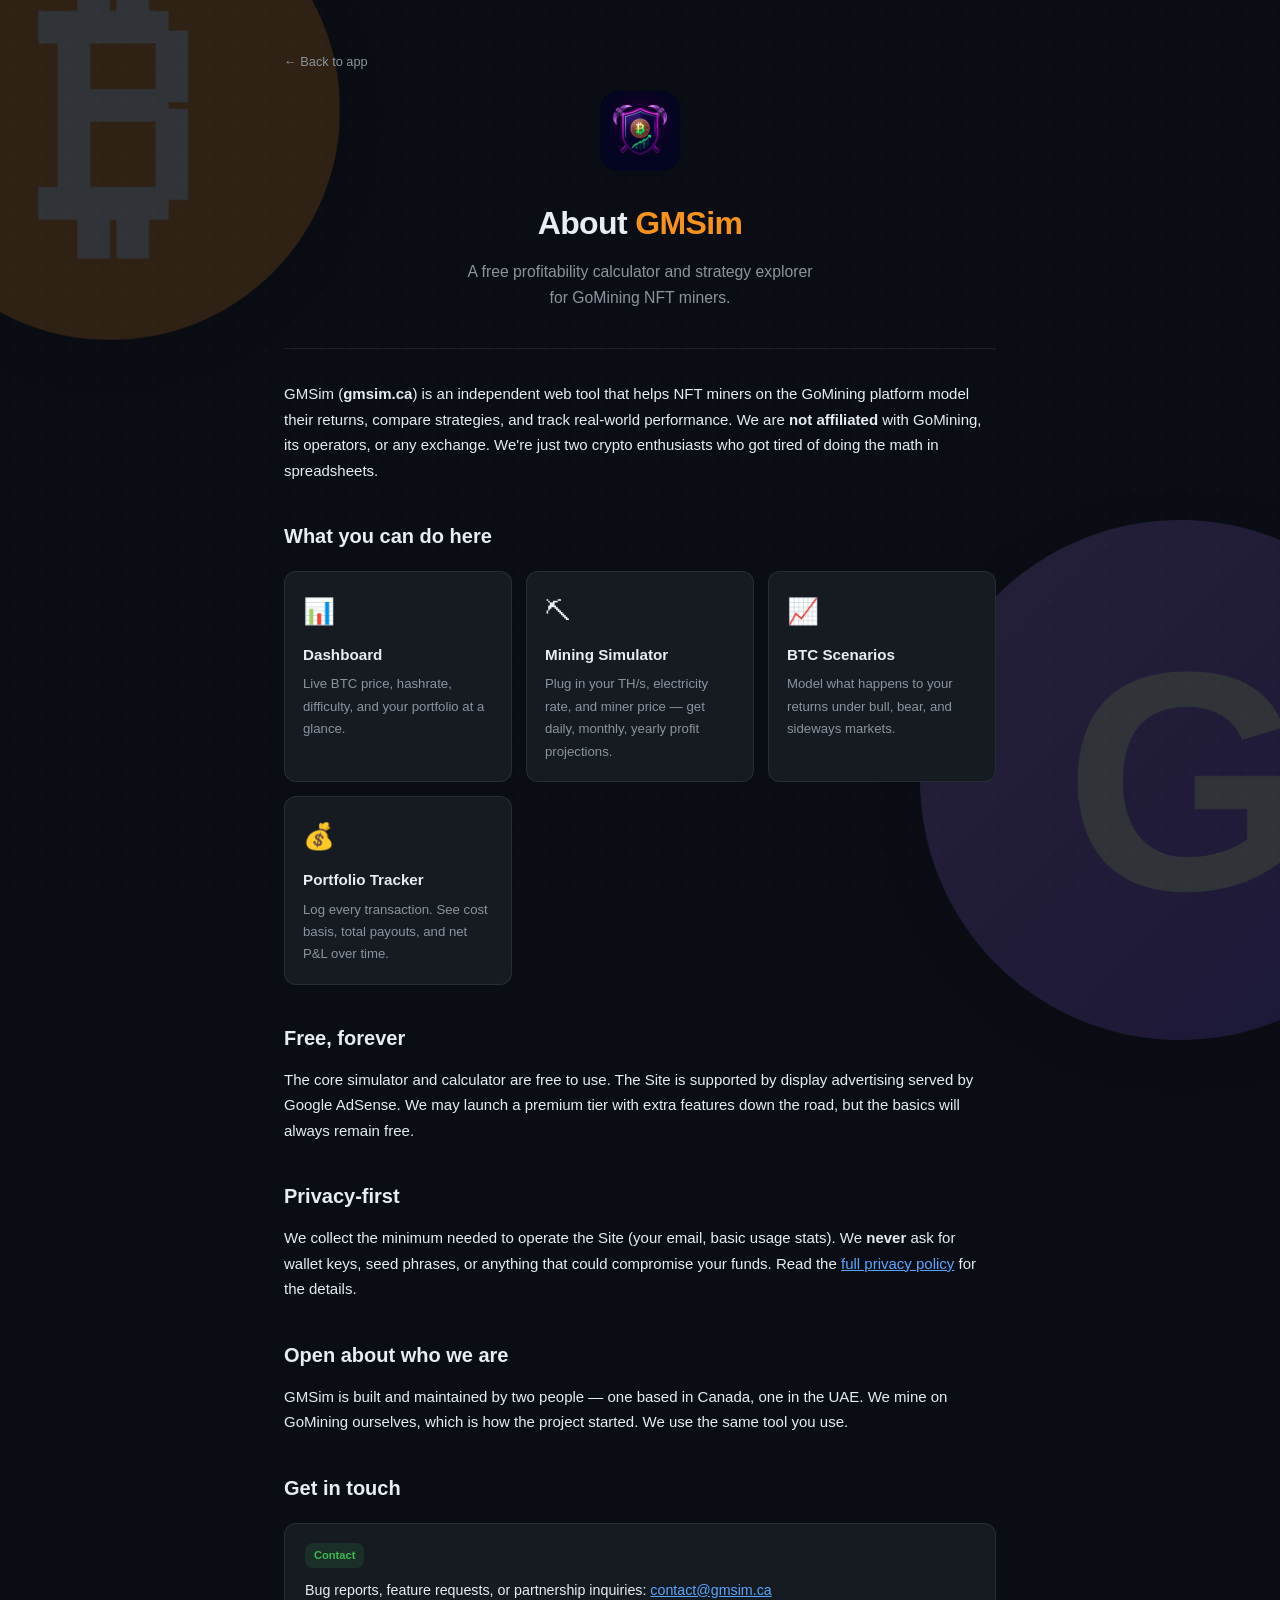
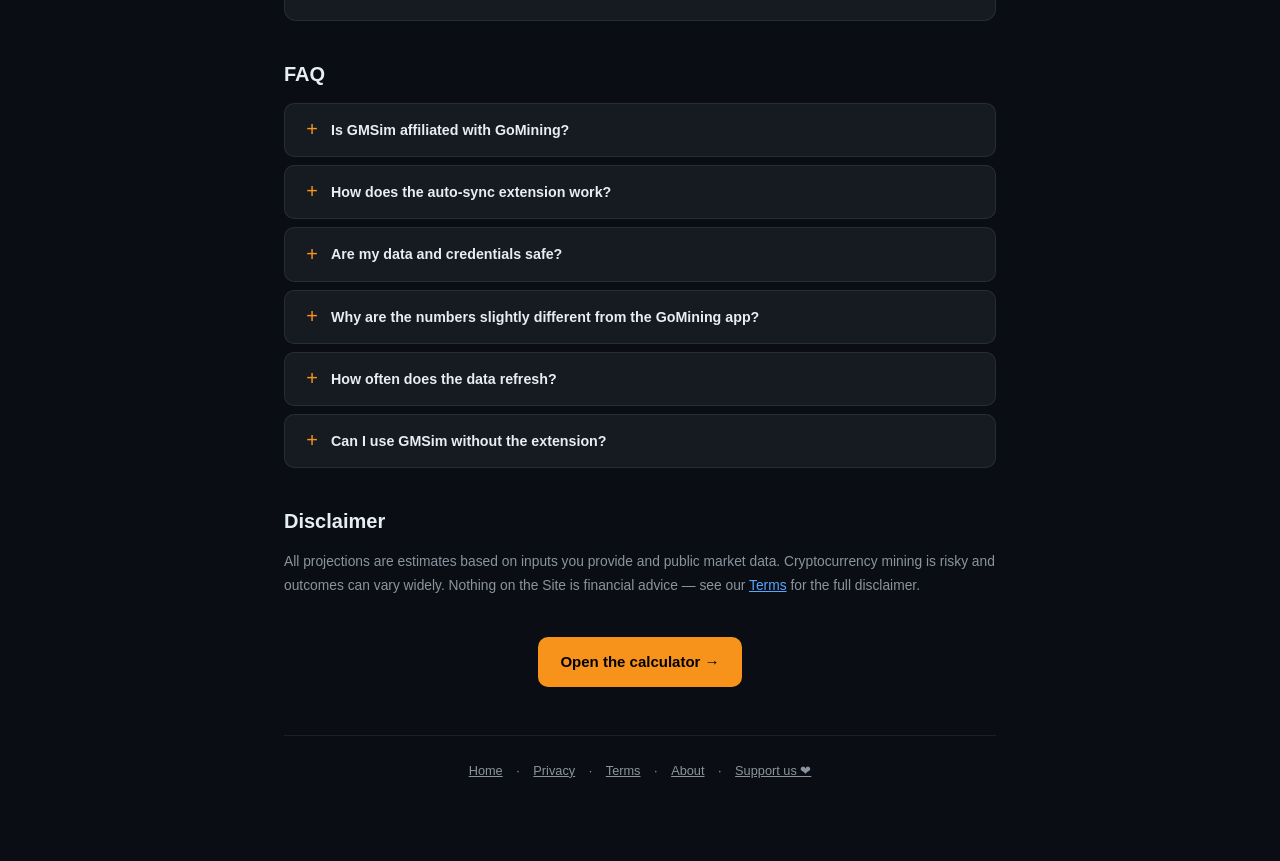
<file: about.html>
<!DOCTYPE html>
<html lang="en">
<head>
<!-- Google tag (gtag.js) -->
<script async src="https://www.googletagmanager.com/gtag/js?id=G-3DLB64E98W"></script>
<script>
  window.dataLayer = window.dataLayer || [];
  function gtag(){dataLayer.push(arguments);}
  gtag('js', new Date());
  gtag('config', 'G-3DLB64E98W');
</script>
  <meta charset="UTF-8">
  <meta name="viewport" content="width=device-width, initial-scale=1.0">
  <title>About · GMSim</title>
  <meta name="description" content="GMSim is a free profitability calculator and strategy explorer for GoMining NFT miners.">
  <meta property="og:title" content="About · GMSim">
  <meta property="og:description" content="GMSim is a free profitability calculator and strategy explorer for GoMining NFT miners.">
  <meta property="og:type" content="website">
  <meta property="og:image" content="icon-512.png">
  <meta name="twitter:card" content="summary">
  <meta name="twitter:title" content="About · GMSim">
  <meta name="twitter:description" content="Free profitability calculator for GoMining NFT miners.">
  <link rel="icon" type="image/png" sizes="32x32" href="icon-32.png">
  <link rel="icon" type="image/png" sizes="192x192" href="icon-192.png">
  <link rel="apple-touch-icon" sizes="180x180" href="icon-180.png">
  <style>
    :root {
      --bg:#0a0e14; --card:#161b22; --border:rgba(255,255,255,.08);
      --text:#e6edf3; --text-dim:#8b949e; --accent:#f7931a; --link:#58a6ff;
      --green:#3fb950;
    }
    *{box-sizing:border-box;margin:0;padding:0}
    html{background:var(--bg)}
    body{font-family:-apple-system,BlinkMacSystemFont,'Segoe UI',Roboto,sans-serif;
         color:var(--text);line-height:1.7;font-size:15px;position:relative}
    .wrap{max-width:760px;margin:0 auto;padding:48px 24px 80px}
    header{padding-bottom:24px;border-bottom:1px solid var(--border);margin-bottom:32px;text-align:center}
    .back{color:var(--text-dim);text-decoration:none;font-size:.85em;display:inline-block;
          margin-bottom:18px;text-align:left;width:100%}
    .back:hover{color:var(--accent)}
    .logo{width:80px;height:80px;border-radius:18px;margin-bottom:18px}
    h1{font-size:2rem;font-weight:800;letter-spacing:-.02em;margin-bottom:8px}
    h1 .accent{color:var(--accent)}
    .tagline{color:var(--text-dim);font-size:1.05em}
    h2{font-size:1.25rem;font-weight:700;margin:36px 0 12px;color:var(--text)}
    p,li{color:var(--text);margin-bottom:12px}
    ul{padding-left:22px;margin-bottom:14px}
    a{color:var(--link)}
    .features{display:grid;grid-template-columns:repeat(auto-fit,minmax(220px,1fr));
              gap:14px;margin:18px 0 8px}
    .feat{background:var(--card);border:1px solid var(--border);border-radius:12px;
          padding:18px}
    .feat .icon{font-size:1.6rem;margin-bottom:8px}
    .feat h3{font-size:.95rem;font-weight:700;margin-bottom:6px}
    .feat p{font-size:.88em;color:var(--text-dim);margin:0}
    .cta{display:inline-block;background:var(--accent);color:#000;font-weight:700;
         padding:12px 22px;border-radius:10px;text-decoration:none;margin-top:8px}
    .cta:hover{filter:brightness(1.1)}
    .card{background:var(--card);border:1px solid var(--border);border-radius:12px;
          padding:18px 20px;margin:18px 0;font-size:.95em}
    .badge{display:inline-block;background:rgba(63,185,80,.12);color:var(--green);
           padding:3px 9px;border-radius:8px;font-size:.78em;font-weight:600;
           margin-bottom:10px}
    footer{margin-top:48px;padding-top:24px;border-top:1px solid var(--border);
           color:var(--text-dim);font-size:.85em;text-align:center}
    footer a{margin:0 10px;color:var(--text-dim)}
    footer a:hover{color:var(--accent)}
    .faq{
      background:var(--card);border:1px solid var(--border);border-radius:10px;
      padding:0;margin:8px 0;overflow:hidden;
      transition:border-color .15s;
    }
    .faq[open]{border-color:rgba(247,147,26,0.25)}
    .faq summary{
      padding:14px 18px;cursor:pointer;font-weight:700;font-size:.95em;
      list-style:none;display:flex;align-items:center;gap:10px;
    }
    .faq summary::-webkit-details-marker{display:none}
    .faq summary::before{
      content:"+";color:var(--accent);font-size:1.4em;font-weight:300;line-height:1;
      transition:transform .15s;width:18px;text-align:center;flex-shrink:0;
    }
    .faq[open] summary::before{content:"−"}
    .faq summary:hover{background:rgba(255,255,255,0.02)}
    .faq p{padding:0 18px 16px 46px;color:var(--text-dim);font-size:.9em;line-height:1.65;margin:0}
    .faq p code{background:rgba(255,255,255,0.05);padding:1px 6px;border-radius:4px;font-size:.92em}
    .faq p a{color:var(--link)}
  </style>
  <link rel="stylesheet" href="css/tokens.css?v=20260828a">
</head>
<body>
  <div class="app-bg-logo app-bg-logo--btc" aria-hidden="true">
    <svg viewBox="0 0 100 100" xmlns="http://www.w3.org/2000/svg">
      <circle cx="50" cy="50" r="50" fill="#f7931a"/>
      <text x="50" y="50" dy="0.35em" text-anchor="middle" fill="#fff"
            font-family="Arial Black,sans-serif" font-weight="900" font-size="68" letter-spacing="-0.04em">₿</text>
    </svg>
  </div>
  <div class="app-bg-logo app-bg-logo--gmt" aria-hidden="true">
    <svg viewBox="0 0 100 100" xmlns="http://www.w3.org/2000/svg">
      <defs><linearGradient id="gmtBgGrad" x1="0%" y1="0%" x2="100%" y2="100%">
        <stop offset="0%" stop-color="#b889ff"/><stop offset="100%" stop-color="#7c4dff"/>
      </linearGradient></defs>
      <circle cx="50" cy="50" r="50" fill="url(#gmtBgGrad)"/>
      <text x="50" y="50" dy="0.35em" text-anchor="middle" fill="#fff"
            font-family="Arial Black,sans-serif" font-weight="900" font-size="60" letter-spacing="-0.04em">G</text>
    </svg>
  </div>

  <div class="wrap">
    <a href="index.html" class="back">← Back to app</a>
    <header>
      <img src="icon-192.png" alt="" class="logo">
      <h1>About <span class="accent">GMSim</span></h1>
      <p class="tagline">A free profitability calculator and strategy explorer<br>for GoMining NFT miners.</p>
    </header>

    <p>GMSim (<strong>gmsim.ca</strong>) is an independent web tool that helps NFT miners on the GoMining platform model their returns, compare strategies, and track real-world performance. We are <strong>not affiliated</strong> with GoMining, its operators, or any exchange. We're just two crypto enthusiasts who got tired of doing the math in spreadsheets.</p>

    <h2>What you can do here</h2>
    <div class="features">
      <div class="feat">
        <div class="icon">📊</div>
        <h3>Dashboard</h3>
        <p>Live BTC price, hashrate, difficulty, and your portfolio at a glance.</p>
      </div>
      <div class="feat">
        <div class="icon">⛏</div>
        <h3>Mining Simulator</h3>
        <p>Plug in your TH/s, electricity rate, and miner price — get daily, monthly, yearly profit projections.</p>
      </div>
      <div class="feat">
        <div class="icon">📈</div>
        <h3>BTC Scenarios</h3>
        <p>Model what happens to your returns under bull, bear, and sideways markets.</p>
      </div>
      <div class="feat">
        <div class="icon">💰</div>
        <h3>Portfolio Tracker</h3>
        <p>Log every transaction. See cost basis, total payouts, and net P&amp;L over time.</p>
      </div>
    </div>

    <h2>Free, forever</h2>
    <p>The core simulator and calculator are free to use. The Site is supported by display advertising served by Google AdSense. We may launch a premium tier with extra features down the road, but the basics will always remain free.</p>

    <h2>Privacy-first</h2>
    <p>We collect the minimum needed to operate the Site (your email, basic usage stats). We <strong>never</strong> ask for wallet keys, seed phrases, or anything that could compromise your funds. Read the <a href="privacy.html">full privacy policy</a> for the details.</p>

    <h2>Open about who we are</h2>
    <p>GMSim is built and maintained by two people — one based in Canada, one in the UAE. We mine on GoMining ourselves, which is how the project started. We use the same tool you use.</p>

    <h2>Get in touch</h2>
    <div class="card">
      <span class="badge">Contact</span>
      <p style="margin:0">Bug reports, feature requests, or partnership inquiries: <a href="mailto:contact@gmsim.ca">contact@gmsim.ca</a></p>
    </div>

    <h2>FAQ</h2>
    <details class="faq">
      <summary>Is GMSim affiliated with GoMining?</summary>
      <p>No. GMSim is an independent third-party tool built by GoMining users for GoMining users. We're not endorsed by or partnered with GoMining.</p>
    </details>
    <details class="faq">
      <summary>How does the auto-sync extension work?</summary>
      <p>The Chrome extension intercepts API calls when you visit <code>app.gomining.com</code> and stores the relevant data (hashrate, prices, discounts, reward history) locally in your browser. GMSim reads it from <code>localStorage</code>. Nothing is sent to our servers — everything stays on your machine.</p>
    </details>
    <details class="faq">
      <summary>Are my data and credentials safe?</summary>
      <p>Yes. The extension only reads API responses you've already authenticated to via GoMining. No keys, passwords, or wallet seeds are ever touched. All your settings, transactions, and history live in your browser's <code>localStorage</code> — not on a remote server.</p>
    </details>
    <details class="faq">
      <summary>Why are the numbers slightly different from the GoMining app?</summary>
      <p>GMSim uses publicly-documented formulas (electricity at $0.05/kWh, service at $0.0089/TH, plus your discount stack). GoMining may apply additional rounding, internal adjustments, or use slightly different daily averages. The Validation tab shows you the per-day delta when you sync reward history.</p>
    </details>
    <details class="faq">
      <summary>How often does the data refresh?</summary>
      <p>Live BTC and GMT prices: every 5 minutes via <a href="https://www.coingecko.com" target="_blank" rel="noopener">CoinGecko</a>. Network hashrate: every 10 minutes via <a href="https://mempool.space" target="_blank" rel="noopener">mempool.space</a>. Auto-sync from your GoMining dashboard: instantly when the extension intercepts new data, plus a 15s safety poll.</p>
    </details>
    <details class="faq">
      <summary>Can I use GMSim without the extension?</summary>
      <p>Yes — click <strong>Enter manually</strong> on the Dashboard to type your miner data, BTC/GMT prices, and discounts. All calculations work without the extension. The extension just saves you typing.</p>
    </details>

    <h2>Disclaimer</h2>
    <p style="font-size:.92em;color:var(--text-dim)">All projections are estimates based on inputs you provide and public market data. Cryptocurrency mining is risky and outcomes can vary widely. Nothing on the Site is financial advice — see our <a href="terms.html">Terms</a> for the full disclaimer.</p>

    <p style="margin-top:32px;text-align:center">
      <a href="index.html" class="cta">Open the calculator →</a>
    </p>

    <footer>
      <a href="index.html">Home</a> ·
      <a href="privacy.html">Privacy</a> ·
      <a href="terms.html">Terms</a> ·
      <a href="about.html">About</a> ·
      <a href="support.html">Support us ❤</a>
    </footer>
  </div>
</body>
</html>
</file>
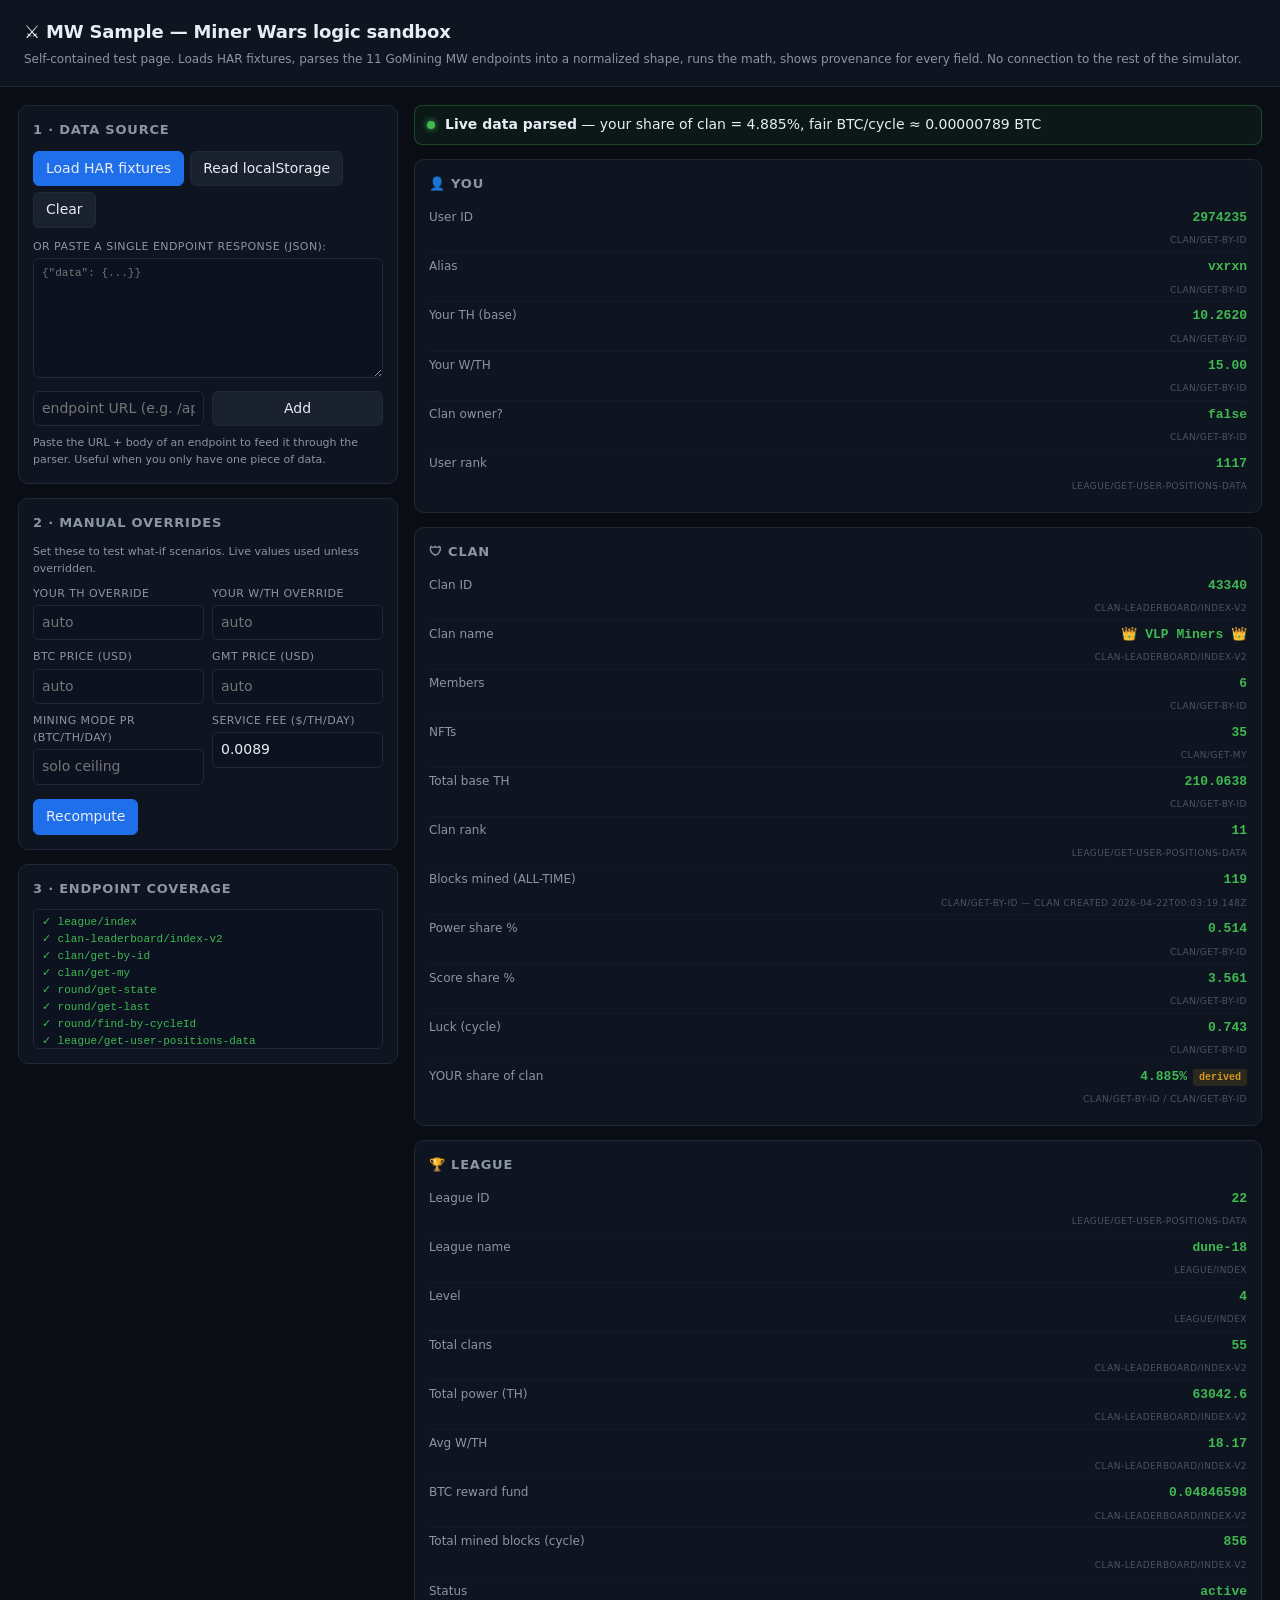
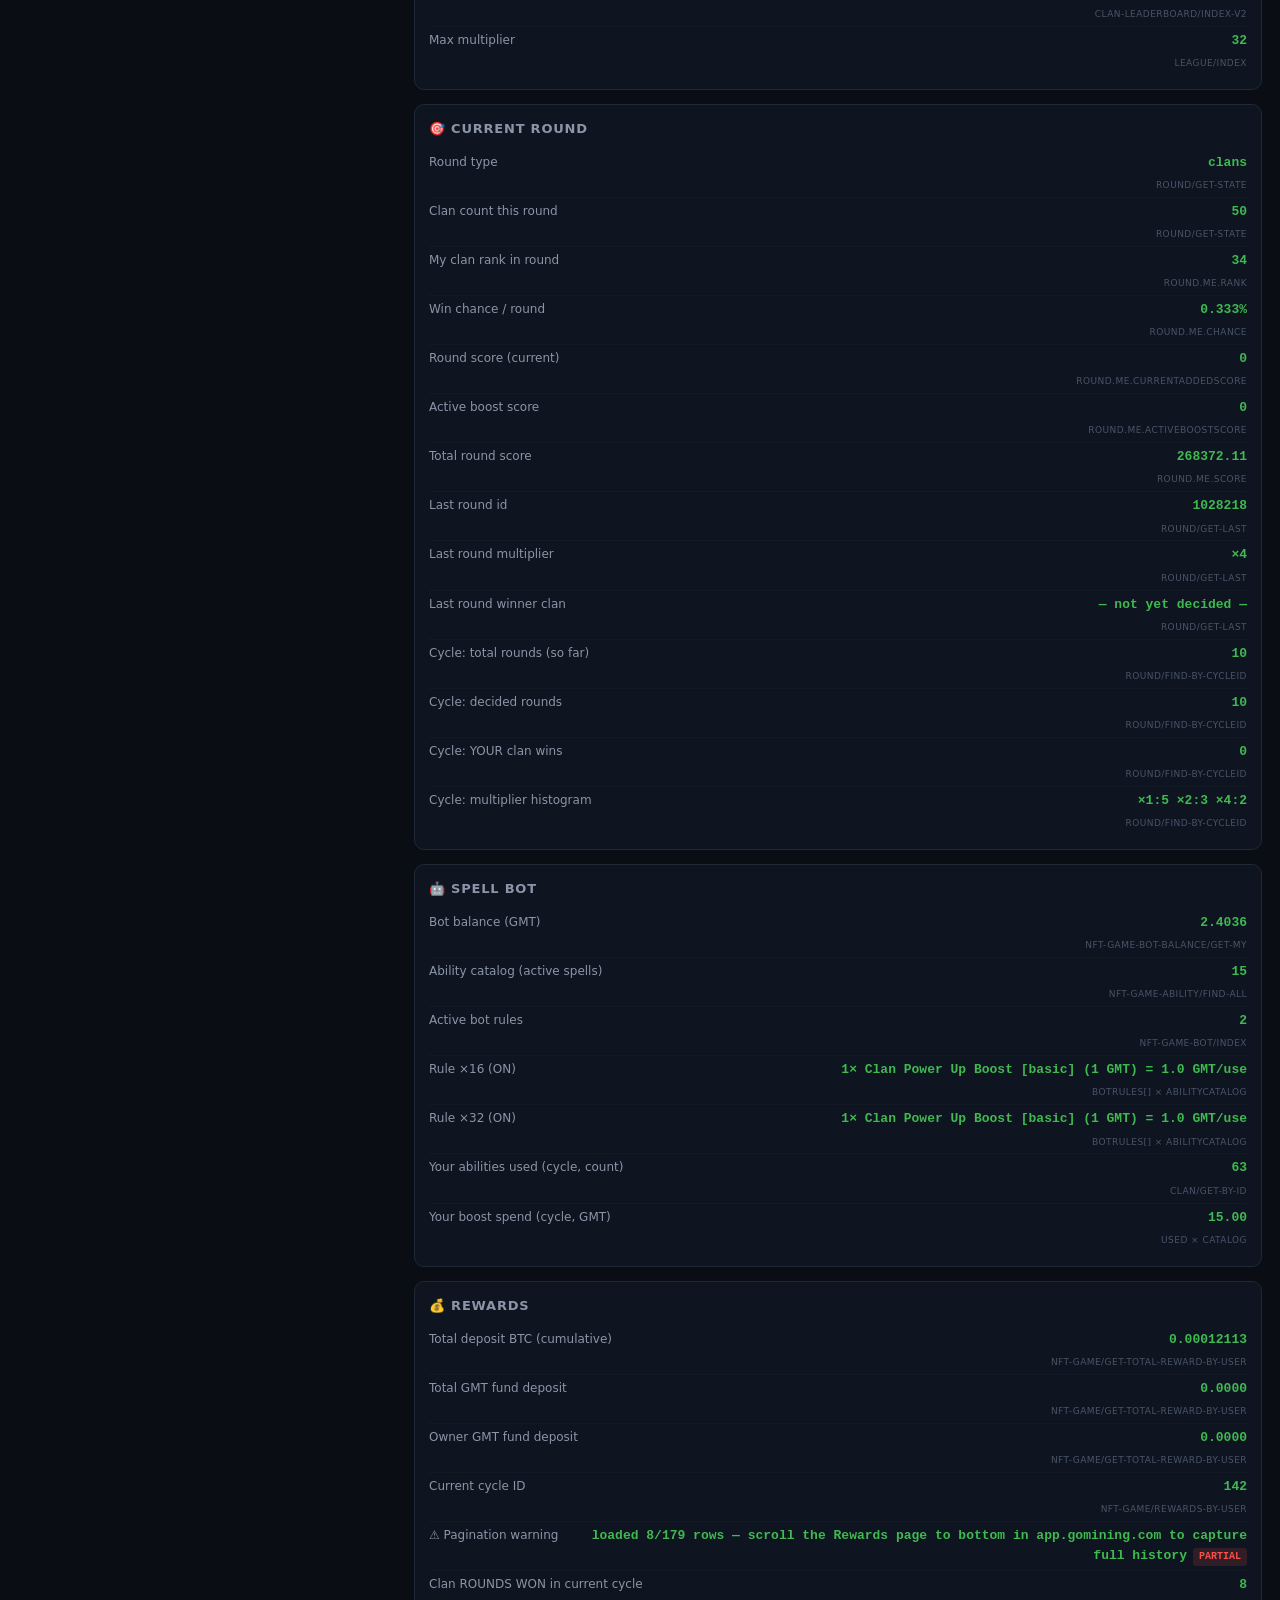
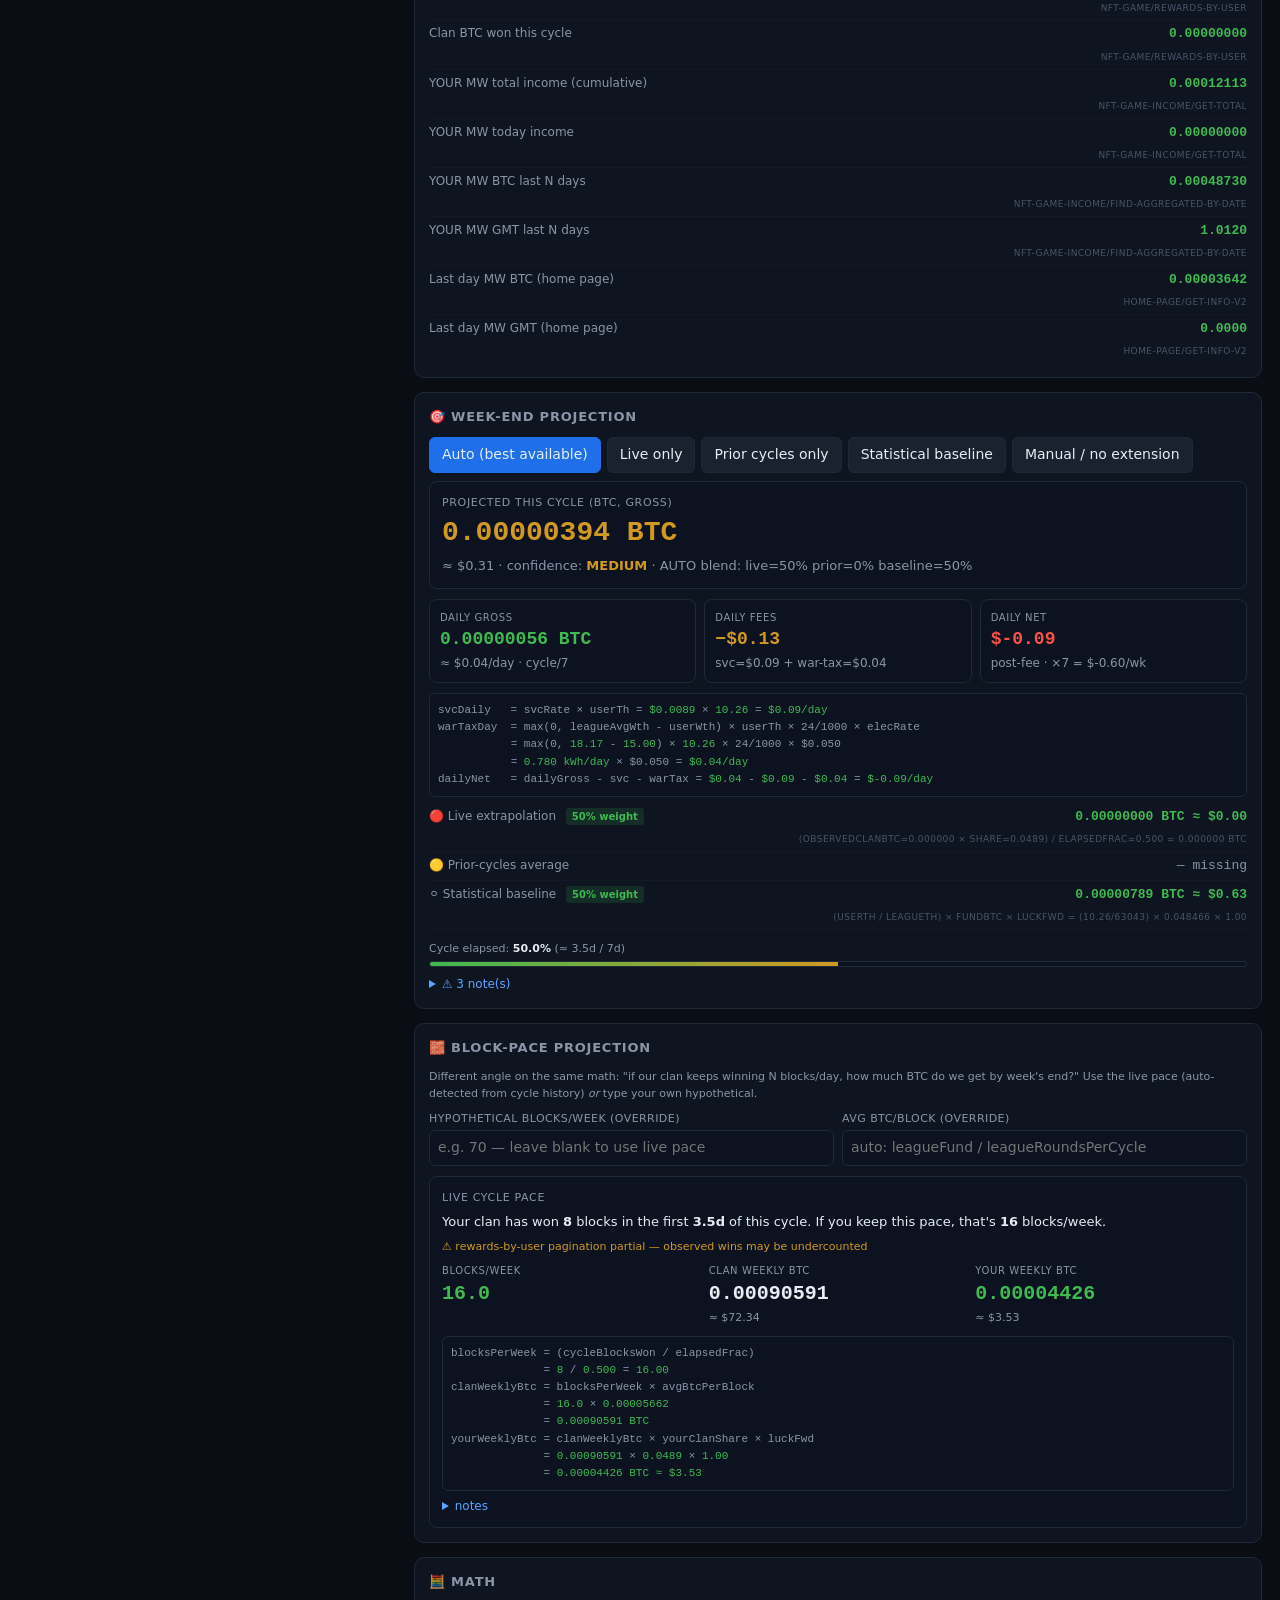
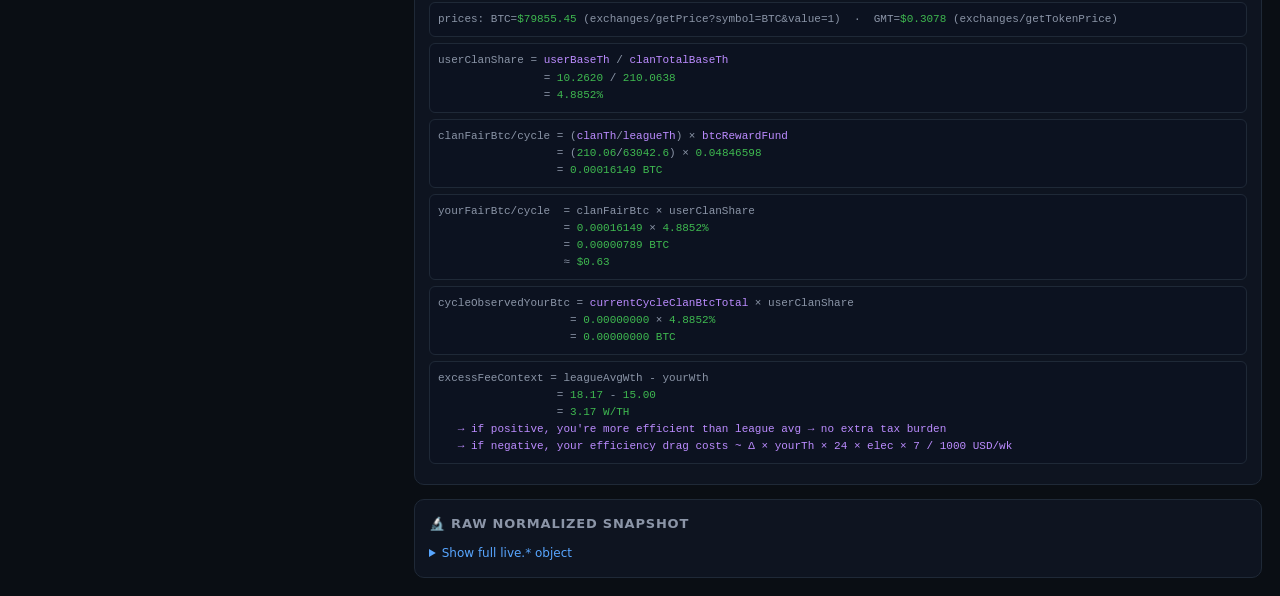
<file: MWsample.html>
<!DOCTYPE html>
<html lang="en">
<head>
<meta charset="UTF-8">
<title>MW Sample — GMSim Miner Wars logic sandbox</title>
<style>
:root{
  --bg:#0a0e14; --panel:#0e1420; --ink:#e6edf3; --dim:#8b95a7; --border:#1f2937;
  --green:#3fb950; --yellow:#d29922; --red:#f85149; --blue:#58a6ff; --purple:#bc8cff;
}
*{box-sizing:border-box}
body{margin:0;font:14px/1.55 system-ui,Segoe UI,Inter,sans-serif;background:var(--bg);color:var(--ink)}
header{padding:18px 24px;border-bottom:1px solid var(--border);background:var(--panel)}
header h1{margin:0;font-size:18px;letter-spacing:-.01em}
header .sub{color:var(--dim);font-size:12px;margin-top:4px}
main{padding:18px;max-width:1280px;margin:0 auto;display:grid;grid-template-columns:380px 1fr;gap:16px}
@media(max-width:900px){main{grid-template-columns:1fr}}
.card{background:var(--panel);border:1px solid var(--border);border-radius:10px;padding:14px}
.card h2{margin:0 0 10px;font-size:13px;text-transform:uppercase;letter-spacing:.06em;color:var(--dim)}
.card h3{margin:14px 0 6px;font-size:12px;color:var(--blue);font-weight:600}
button{background:#1a2230;color:var(--ink);border:1px solid var(--border);padding:6px 12px;border-radius:6px;cursor:pointer;font:inherit}
button:hover{background:#243046}
button.primary{background:#1f6feb;border-color:#1f6feb}
button.primary:hover{background:#388bfd}
textarea,input{background:#0c1220;color:var(--ink);border:1px solid var(--border);border-radius:6px;padding:6px 8px;font:inherit;width:100%}
textarea{font-family:ui-monospace,Menlo,monospace;font-size:11px;min-height:120px}
label{display:block;font-size:11px;color:var(--dim);margin-bottom:3px;text-transform:uppercase;letter-spacing:.04em}
.row{display:grid;grid-template-columns:1fr 1fr;gap:8px;margin-bottom:8px}
.kv{display:grid;grid-template-columns:auto 1fr auto;gap:8px;align-items:baseline;padding:4px 0;border-bottom:1px solid #131a26}
.kv:last-child{border:0}
.kv .k{color:var(--dim);font-size:12px}
.kv .v{font-family:ui-monospace,Menlo,monospace;font-size:13px;font-weight:600;color:var(--green);text-align:right}
.kv .v.dim{color:var(--dim);font-weight:400}
.kv .v.warn{color:var(--yellow)}
.kv .v.err{color:var(--red)}
.kv .src{font-size:9px;color:#4a5568;text-transform:uppercase;letter-spacing:.05em;grid-column:1/-1;text-align:right;margin-top:-2px}
.banner{display:flex;align-items:center;gap:10px;padding:8px 12px;background:rgba(63,185,80,.06);border:1px solid rgba(63,185,80,.3);border-radius:8px;margin-bottom:14px}
.banner.warn{background:rgba(210,153,34,.06);border-color:rgba(210,153,34,.3)}
.banner.err{background:rgba(248,81,73,.06);border-color:rgba(248,81,73,.3)}
.dot{width:8px;height:8px;border-radius:50%;background:var(--green);box-shadow:0 0 6px var(--green);animation:pulse 1.5s infinite}
.dot.warn{background:var(--yellow);box-shadow:0 0 6px var(--yellow)}
.dot.err{background:var(--red);box-shadow:0 0 6px var(--red);animation:none}
@keyframes pulse{50%{opacity:.5}}
.btn-row{display:flex;gap:6px;flex-wrap:wrap;margin-bottom:10px}
.tag{display:inline-block;font-size:10px;padding:1px 6px;border-radius:3px;background:rgba(63,185,80,.15);color:var(--green);font-weight:600;margin-left:6px}
.tag.warn{background:rgba(210,153,34,.15);color:var(--yellow)}
.tag.err{background:rgba(248,81,73,.15);color:var(--red)}
pre.formula{font-family:ui-monospace,Menlo,monospace;font-size:11px;color:var(--dim);background:#0c1220;border:1px solid var(--border);border-radius:6px;padding:8px;margin:6px 0;white-space:pre-wrap;word-break:break-all}
.formula .hl{color:var(--purple)}
.formula .num{color:var(--green)}
.endpoint-list{font-family:ui-monospace,Menlo,monospace;font-size:11px;color:var(--dim);max-height:140px;overflow:auto;padding:4px 8px;background:#0c1220;border:1px solid var(--border);border-radius:6px}
.endpoint-list .ok{color:var(--green)}
.endpoint-list .miss{color:var(--red)}
hr{border:0;border-top:1px solid var(--border);margin:12px 0}
.muted{color:var(--dim);font-size:11px}
details{margin-top:8px}
details summary{cursor:pointer;color:var(--blue);font-size:12px}
details pre{font-size:10px;max-height:200px;overflow:auto;background:#0c1220;padding:8px;border-radius:4px;border:1px solid var(--border);color:var(--dim)}
</style>
</head>
<body>
<header>
  <h1>⚔️ MW Sample — Miner Wars logic sandbox</h1>
  <div class="sub">Self-contained test page. Loads HAR fixtures, parses the 11 GoMining MW endpoints into a normalized shape, runs the math, shows provenance for every field. No connection to the rest of the simulator.</div>
</header>
<main>

<!-- LEFT: Source picker + manual overrides -->
<aside>
  <div class="card">
    <h2>1 · Data source</h2>
    <div class="btn-row">
      <button class="primary" id="btn-fixtures">Load HAR fixtures</button>
      <button id="btn-localStorage">Read localStorage</button>
      <button id="btn-clear">Clear</button>
    </div>
    <label>Or paste a single endpoint response (JSON):</label>
    <textarea id="paste-json" placeholder='{"data": {...}}'></textarea>
    <div class="row" style="margin-top:6px">
      <input id="paste-url" placeholder="endpoint URL (e.g. /api/nft-game/clan/get-by-id)">
      <button id="btn-paste">Add</button>
    </div>
    <div class="muted" style="margin-top:6px">Paste the URL + body of an endpoint to feed it through the parser. Useful when you only have one piece of data.</div>
  </div>

  <div class="card" style="margin-top:14px">
    <h2>2 · Manual overrides</h2>
    <div class="muted" style="margin-bottom:8px">Set these to test what-if scenarios. Live values used unless overridden.</div>
    <div class="row">
      <div><label>Your TH override</label><input id="ov-th" type="number" step="0.01" placeholder="auto"></div>
      <div><label>Your W/TH override</label><input id="ov-wth" type="number" step="0.01" placeholder="auto"></div>
    </div>
    <div class="row">
      <div><label>BTC price (USD)</label><input id="ov-btc" type="number" step="1" placeholder="auto"></div>
      <div><label>GMT price (USD)</label><input id="ov-gmt" type="number" step="0.001" placeholder="auto"></div>
    </div>
    <div class="row">
      <div><label>Mining mode PR (BTC/TH/day)</label><input id="ov-pr" type="number" step="0.0000001" placeholder="solo ceiling"></div>
      <div><label>Service fee ($/TH/day)</label><input id="ov-svc" type="number" step="0.0001" value="0.0089"></div>
    </div>
    <button id="btn-recompute" class="primary" style="margin-top:6px">Recompute</button>
  </div>

  <div class="card" style="margin-top:14px">
    <h2>3 · Endpoint coverage</h2>
    <div class="endpoint-list" id="endpoint-list">— no data loaded —</div>
  </div>
</aside>

<!-- RIGHT: Normalized live view + math -->
<section>
  <div id="banner" class="banner err">
    <div class="dot err"></div>
    <div><strong>No data</strong> — click <em>Load HAR fixtures</em> on the left, or paste a snapshot.</div>
  </div>

  <div class="card">
    <h2>👤 You</h2>
    <div id="kv-user"></div>
  </div>

  <div class="card" style="margin-top:14px">
    <h2>🛡 Clan</h2>
    <div id="kv-clan"></div>
  </div>

  <div class="card" style="margin-top:14px">
    <h2>🏆 League</h2>
    <div id="kv-league"></div>
  </div>

  <div class="card" style="margin-top:14px">
    <h2>🎯 Current round</h2>
    <div id="kv-round"></div>
  </div>

  <div class="card" style="margin-top:14px">
    <h2>🤖 Spell bot</h2>
    <div id="kv-bot"></div>
  </div>

  <div class="card" style="margin-top:14px">
    <h2>💰 Rewards</h2>
    <div id="kv-rewards"></div>
  </div>

  <div class="card" style="margin-top:14px">
    <h2>🎯 Week-end projection</h2>
    <div id="proj-mode-row" style="margin-bottom:8px;display:flex;gap:6px;flex-wrap:wrap">
      <button class="primary" data-mode="auto">Auto (best available)</button>
      <button data-mode="live">Live only</button>
      <button data-mode="prior">Prior cycles only</button>
      <button data-mode="baseline">Statistical baseline</button>
      <button data-mode="manual">Manual / no extension</button>
    </div>
    <div id="proj-manual" style="display:none;background:#0c1220;padding:10px;border:1px solid var(--border);border-radius:6px;margin-bottom:8px">
      <div class="muted" style="margin-bottom:6px">No extension? Type your numbers. Privacy-friendly.</div>
      <div class="row">
        <div><label>Your TH</label><input id="mp-th" type="number" step="0.01" placeholder="e.g. 10"></div>
        <div><label>Your W/TH</label><input id="mp-wth" type="number" step="0.01" placeholder="e.g. 15"></div>
      </div>
      <div class="row">
        <div><label>League (max ×)</label>
          <select id="mp-league">
            <option value="32">Dune (×32)</option>
            <option value="64">Horizon (×64)</option>
            <option value="128">Eclipse (×128)</option>
            <option value="256">Odyssey (×256)</option>
          </select>
        </div>
        <div><label>Clan total TH</label><input id="mp-clan-th" type="number" step="1" placeholder="e.g. 210"></div>
      </div>
      <div class="row">
        <div><label>League total TH</label><input id="mp-league-th" type="number" step="100" placeholder="e.g. 63000"></div>
        <div><label>League BTC fund</label><input id="mp-fund" type="number" step="0.0001" placeholder="e.g. 0.0485"></div>
      </div>
      <div class="row">
        <div><label>Cycle elapsed (days)</label><input id="mp-elapsed" type="number" step="0.1" min="0" max="7" value="3.5"></div>
        <div><label>Clan luck factor</label><input id="mp-luck" type="number" step="0.05" value="1" placeholder="1 = avg, &lt;1 unlucky, &gt;1 lucky"></div>
      </div>
      <div class="row">
        <div><label>Electricity ($/kWh)</label><input id="mp-elec" type="number" step="0.001" value="0.05"></div>
        <div><label>(service fee + excess tax come from above)</label><input disabled value="auto"></div>
      </div>
    </div>
    <div id="proj-block"></div>
  </div>

  <div class="card" style="margin-top:14px">
    <h2>🧱 Block-pace projection</h2>
    <div class="muted" style="margin-bottom:8px">
      Different angle on the same math: "if our clan keeps winning N blocks/day, how much BTC do we get by week's end?"
      Use the live pace (auto-detected from cycle history) <em>or</em> type your own hypothetical.
    </div>
    <div class="row">
      <div>
        <label>Hypothetical blocks/week (override)</label>
        <input id="bp-hypothetical" type="number" step="1" min="0" placeholder="e.g. 70 — leave blank to use live pace">
      </div>
      <div>
        <label>Avg BTC/block (override)</label>
        <input id="bp-btc-per-block" type="number" step="0.000001" placeholder="auto: leagueFund / leagueRoundsPerCycle">
      </div>
    </div>
    <div id="block-pace-block" style="margin-top:10px"></div>
  </div>

  <div class="card" style="margin-top:14px">
    <h2>🧮 Math</h2>
    <div id="math-block"></div>
  </div>

  <div class="card" style="margin-top:14px">
    <h2>🔬 Raw normalized snapshot</h2>
    <details><summary>Show full live.* object</summary><pre id="raw-dump">—</pre></details>
  </div>
</section>

</main>

<script id="fixtures-data" type="application/json">[{"url":"https://api.gomining.com/api/nft-game/clan-leaderboard/index-v2","data":{"data":{"count":55,"totalMinedBlocks":856,"btcFund":"0.048465980361081053","status":"active","me":{"id":43340,"image":"https://storage.googleapis.com/gmt-gendalf-prod/4a548171-f42b-4f34-814b-1912b048c536-IMG_1858.gif","isDeleted":false,"name":"\ud83d\udc51 VLP Miners \ud83d\udc51"},"clansPromoted":[{"blocksMined":194,"btcMined":0,"clanId":41419,"nftPower":25096.11269999999,"position":1,"clan":{"id":41419,"image":"https://storage.googleapis.com/gmt-gendalf-prod/c447b187-b4e1-44be-a28b-3b595c7c81c7-IMG_0011.jpeg","isDeleted":false,"name":"\ud83c\udfc6The Cryptonauts\ud83e\udd47"}}],"clansRelegated":[],"clansRemaining":[{"blocksMined":100,"btcMined":0,"clanId":40850,"nftPower":4148.0087,"position":2,"clan":{"id":40850,"image":null,"isDeleted":false,"name":"Megahash Legion"}},{"blocksMined":95,"btcMined":0,"clanId":42388,"nftPower":3118.4441,"position":3,"clan":{"id":42388,"image":null,"isDeleted":false,"name":"\ud83d\udc7d EZ 1337 \ud83d\udc7d"}},{"blocksMined":68,"btcMined":0,"clanId":43192,"nftPower":2449.9403,"position":4,"clan":{"id":43192,"image":null,"isDeleted":false,"name":"AKA Mining"}}],"totalPower":63042.556499999955,"weightedEnergyEfficiencyPerTh":18.165025466893027}}},{"url":"https://api.gomining.com/api/nft-game/clan/get-by-id","data":{"data":{"id":43340,"createdAt":"2026-04-22T00:03:19.148Z","name":"\ud83d\udc51 VLP Miners \ud83d\udc51","description":"Welcome to VLP, Booster Priority \nBoost Requirements , Teamwork Boost \nThe right strategy can help everyone grow faster\n(https://discord.gg/Fv3T6XRDpn)","myProfile":{"id":2974235,"alias":"vxrxn","power":10.262,"ee":15,"isOwner":false,"avatar":{"smallImageUrl":null},"joinDate":"2026-05-05T12:03:55.468Z","usedNftGameAbilities":[{"nftGameAbilityId":"2ec728e7-f31f-4df3-b486-5e82a4976563","count":48},{"nftGameAbilityId":"370be7b3-d843-4e2f-a23a-eeea37648f99","count":2},{"nftGameAbilityId":"3f735c47-cead-4d15-8dad-7db4a7b3f4e7","count":1},{"nftGameAbilityId":"592724c5-1f59-43b2-af13-2de8d2c97a9d","count":1},{"nftGameAbilityId":"5d6f8166-0f20-486f-b920-e898ca94dcc1","count":3},{"nftGameAbilityId":"8a9b57a9-8a17-4647-8b2f-a164dc52b1f4","count":8}]},"usersForClient":[{"id":5071231,"alias":"VLP \u2719 JJ \u3221","power":15.344100000000001,"ee":14.99,"isOwner":false,"avatar":{"smallImageUrl":null},"joinDate":"2026-04-22T00:08:10.867688","usedNftGameAbilities":[{"nftGameAbilityId":"17831b5e-afdf-4cb7-98d7-3a60d81e19ae","count":1},{"nftGameAbilityId":"2ebfd30d-2950-46fc-b3e9-498a924fd021","count":1},{"nftGameAbilityId":"2ec728e7-f31f-4df3-b486-5e82a4976563","count":40},{"nftGameAbilityId":"370be7b3-d843-4e2f-a23a-eeea37648f99","count":4},{"nftGameAbilityId":"3f735c47-cead-4d15-8dad-7db4a7b3f4e7","count":290},{"nftGameAbilityId":"592724c5-1f59-43b2-af13-2de8d2c97a9d","count":169},{"nftGameAbilityId":"5d6f8166-0f20-486f-b920-e898ca94dcc1","count":209},{"nftGameAbilityId":"646d3c76-fe06-414f-8d39-eb0aa7da429a","count":152},{"nftGameAbilityId":"8a9b57a9-8a17-4647-8b2f-a164dc52b1f4","count":302}]},{"id":5055427,"alias":"Keler","power":2.0064,"ee":14.99,"isOwner":false,"avatar":{"smallImageUrl":"https://storage.googleapis.com/gcs-gmt-bonus-miner-prod/ca022a56-c40b-49cd-8a2e-1a68c99c46c3--small-bg.png"},"joinDate":"2026-04-30T10:10:57.059886","usedNftGameAbilities":[{"nftGameAbilityId":"2ec728e7-f31f-4df3-b486-5e82a4976563","count":1}]},{"id":4970175,"alias":"Mineix \ud83d\udcb0","power":76.2683,"ee":15,"isOwner":false,"avatar":{"smallImageUrl":null},"joinDate":"2026-05-05T03:09:55.491357","usedNftGameAbilities":[{"nftGameAbilityId":"17831b5e-afdf-4cb7-98d7-3a60d81e19ae","count":28},{"nftGameAbilityId":"2ec728e7-f31f-4df3-b486-5e82a4976563","count":79},{"nftGameAbilityId":"370be7b3-d843-4e2f-a23a-eeea37648f99","count":142},{"nftGameAbilityId":"3f735c47-cead-4d15-8dad-7db4a7b3f4e7","count":666},{"nftGameAbilityId":"592724c5-1f59-43b2-af13-2de8d2c97a9d","count":2},{"nftGameAbilityId":"5d6f8166-0f20-486f-b920-e898ca94dcc1","count":71},{"nftGameAbilityId":"646d3c76-fe06-414f-8d39-eb0aa7da429a","count":9},{"nftGameAbilityId":"8a9b57a9-8a17-4647-8b2f-a164dc52b1f4","count":72},{"nftGameAbilityId":"a74dd2e0-14a9-46e3-86e5-1f1e8ab1f5c4","count":2},{"nftGameAbilityId":"a7554d7f-0e50-45e0-ab01-6ac8db629bfd","count":11}]},{"id":4882158,"alias":"\u2606\u2606\u2606Sainte\u2605\u2605\u2605","power":42.0463,"ee":14.99,"isOwner":true,"avatar":{"smallImageUrl":null},"joinDate":null,"usedNftGameAbilities":[{"nftGameAbilityId":"17831b5e-afdf-4cb7-98d7-3a60d81e19ae","count":2},{"nftGameAbilityId":"2ec728e7-f31f-4df3-b486-5e82a4976563","count":60},{"nftGameAbilityId":"370be7b3-d843-4e2f-a23a-eeea37648f99","count":2},{"nftGameAbilityId":"3f735c47-cead-4d15-8dad-7db4a7b3f4e7","count":262},{"nftGameAbilityId":"592724c5-1f59-43b2-af13-2de8d2c97a9d","count":132},{"nftGameAbilityId":"5d6f8166-0f20-486f-b920-e898ca94dcc1","count":27},{"nftGameAbilityId":"646d3c76-fe06-414f-8d39-eb0aa7da429a","count":171},{"nftGameAbilityId":"8a9b57a9-8a17-4647-8b2f-a164dc52b1f4","count":359},{"nftGameAbilityId":"a74dd2e0-14a9-46e3-86e5-1f1e8ab1f5c4","count":1}]},{"id":2974235,"alias":"vxrxn","power":10.262,"ee":15,"isOwner":false,"avatar":{"smallImageUrl":null},"joinDate":"2026-05-05T12:03:55.468444","usedNftGameAbilities":[{"nftGameAbilityId":"2ec728e7-f31f-4df3-b486-5e82a4976563","count":48},{"nftGameAbilityId":"370be7b3-d843-4e2f-a23a-eeea37648f99","count":2},{"nftGameAbilityId":"3f735c47-cead-4d15-8dad-7db4a7b3f4e7","count":1},{"nftGameAbilityId":"592724c5-1f59-43b2-af13-2de8d2c97a9d","count":1},{"nftGameAbilityId":"5d6f8166-0f20-486f-b920-e898ca94dcc1","count":3},{"nftGameAbilityId":"8a9b57a9-8a17-4647-8b2f-a164dc52b1f4","count":8}]},{"id":2246587,"alias":"VLP \u2719 V \u2719 \u3220","power":64.1367,"ee":15,"isOwner":false,"avatar":{"smallImageUrl":null},"joinDate":"2026-04-22T00:04:13.644961","usedNftGameAbilities":[{"nftGameAbilityId":"17831b5e-afdf-4cb7-98d7-3a60d81e19ae","count":3},{"nftGameAbilityId":"2ec728e7-f31f-4df3-b486-5e82a4976563","count":69},{"nftGameAbilityId":"370be7b3-d843-4e2f-a23a-eeea37648f99","count":5},{"nftGameAbilityId":"3f735c47-cead-4d15-8dad-7db4a7b3f4e7","count":378},{"nftGameAbilityId":"592724c5-1f59-43b2-af13-2de8d2c97a9d","count":190},{"nftGameAbilityId":"5d6f8166-0f20-486f-b920-e898ca94dcc1","count":41},{"nftGameAbilityId":"646d3c76-fe06-414f-8d39-eb0aa7da429a","count":192},{"nftGameAbilityId":"8a9b57a9-8a17-4647-8b2f-a164dc52b1f4","count":368},{"nftGameAbilityId":"a74dd2e0-14a9-46e3-86e5-1f1e8ab1f5c4","count":2}]}],"usersCount":6,"nftsCount":29,"power":210.0638,"clanLogo":{"link":"https://storage.googleapis.com/gmt-gendalf-prod/4a548171-f42b-4f34-814b-1912b048c536-IMG_1858.gif","approved":true,"rejected":null},"type":"open","leagueId":22,"isOwner":false,"powerShare":0.5138696331423299,"scoreShare":3.5614406107277725,"blocksShare":2.6455026455026456,"luck":0.7428181274549017,"weightedEffectiveness":6.930630613351181,"blocksMined":119,"btcIncome":0.0033261237776026947,"gmtIncome":162.81996593335856,"clanRank":11,"telegramName":null,"joinRequirements":[{"data":{"value":20},"type":"min-gmt"},{"data":{"value":0},"type":"min-th"}]}}},{"url":"https://api.gomining.com/api/nft-game/clan/get-my","data":{"data":{"id":43340,"createdAt":"2026-04-22T00:03:19.148Z","name":"\ud83d\udc51 VLP Miners \ud83d\udc51","description":"Welcome to VLP, Booster Priority \nBoost Requirements , Teamwork Boost \nThe right strategy can help everyone grow faster\n(https://discord.gg/Fv3T6XRDpn)","usersCount":6,"nftsCount":35,"power":306.0638,"logo":"https://storage.googleapis.com/gmt-gendalf-prod/4a548171-f42b-4f34-814b-1912b048c536-IMG_1858.gif","type":"open","leagueId":22,"isOwner":false,"roundStartClanId":43340}}},{"url":"https://api.gomining.com/api/nft-game/round/get-state","data":{"data":{"type":"clans","array":[{"me":false,"power":25096.11269999999,"basePoints":22321.211320212307,"clanName":"\ud83c\udfc6The Cryptonauts\ud83e\udd47","clanLogo":"https://storage.googleapis.com/gmt-gendalf-prod/c447b187-b4e1-44be-a28b-3b595c7c81c7-IMG_0011.jpeg","currentAddedScore":1722600,"activeBoostScore":1800,"usedAbilities":[{"nftGameAbilityId":"3f735c47-cead-4d15-8dad-7db4a7b3f4e7","count":1,"usedAtTimestamps":[1778189224573]}],"score":23106320.444763392,"chance":0.2865183536604177},{"me":false,"power":109.145,"basePoints":145.52666666666664,"clanName":"MineWin","clanLogo":null,"currentAddedScore":15649501,"activeBoostScore":16352,"usedAbilities":[{"nftGameAbilityId":"5d6f8166-0f20-486f-b920-e898ca94dcc1","count":1,"usedAtTimestamps":[1778189224573]},{"nftGameAbilityId":"3f735c47-cead-4d15-8dad-7db4a7b3f4e7","count":1,"usedAtTimestamps":[1778189224573]},{"nftGameAbilityId":"8a9b57a9-8a17-4647-8b2f-a164dc52b1f4","count":1,"usedAtTimestamps":[1778189224573]}],"score":15788915.546666667,"chance":0.19578253921167027},{"me":false,"power":4763.3779,"basePoints":5575.234953240717,"clanName":"\u26a1\ud83c\udd8eCARMAGEDON\ud83c\udd8e\u26a1","clanLogo":"https://storage.googleapis.com/gmt-gendalf-prod/bc1b7a4a-9bf4-424e-bf8c-1576d3b88cef-Carmageddon.png","currentAddedScore":0,"activeBoostScore":0,"usedAbilities":[],"score":5341075.085204607,"chance":0.06622932646709295},{"me":false,"power":4148.0087,"basePoints":5078.429953799696,"clanName":"Megahash Legion","clanLogo":null,"currentAddedScore":0,"activeBoostScore":0,"usedAbilities":[],"score":4865135.895740109,"chance":0.0603276809266951},{"me":false,"power":3118.4441,"basePoints":3619.0444245706835,"clanName":"\ud83d\udc7d EZ 1337 \ud83d\udc7d","clanLogo":null,"currentAddedScore":400000,"activeBoostScore":0,"usedAbilities":[{"nftGameAbilityId":"370be7b3-d843-4e2f-a23a-eeea37648f99","count":1,"usedAtTimestamps":[1778189768018]}],"score":3867044.558738715,"chance":0.04795134920551124}],"me":{"rank":34,"chance":0.0033278138997161577,"me":true,"power":210.06380000000001,"basePoints":280.13789904380695,"clanName":"\ud83d\udc51 VLP Miners \ud83d\udc51","clanLogo":"https://storage.googleapis.com/gmt-gendalf-prod/4a548171-f42b-4f34-814b-1912b048c536-IMG_1858.gif","currentAddedScore":0,"activeBoostScore":0,"usedAbilities":[],"score":268372.1072839671},"count":50}}},{"url":"https://api.gomining.com/api/nft-game/round/get-last","data":{"data":{"id":1028218,"createdAt":"2026-05-07T21:27:04.411Z","updatedAt":"2026-05-07T21:27:06.367Z","winnerClanId":null,"hash":null,"blockNumber":948367,"active":true,"startedAt":"2026-05-07T21:27:04.573Z","endedAt":null,"power":0,"winnerInfo":null,"leagueId":22,"nftRate":1,"multiplier":4,"customMultipliers":null,"winnerUserId":null,"cycleId":142,"winnerNftId":null,"league":{"roundMultiplierConfig":[{"p":0.636612,"v":1},{"p":0.232294,"v":2},{"p":0.084762,"v":4},{"p":0.030929,"v":8},{"p":0.011286,"v":16},{"p":0.004117,"v":32}]},"userRounds":[{"power":1818.3856999999985,"basePoints":1780.4136785750477,"clanId":2682,"clan":{"id":2682},"userId":null},{"power":300.09820000000013,"basePoints":319.8836187329449,"clanId":11803,"clan":{"id":11803},"userId":null},{"power":531.8234999999995,"basePoints":624.0535736972895,"clanId":31162,"clan":{"id":31162},"userId":null},{"power":206.82270000000005,"basePoints":209.08898410245467,"clanId":32360,"clan":{"id":32360},"userId":null},{"power":762.2174000000002,"basePoints":826.7498431987484,"clanId":32584,"clan":{"id":32584},"userId":null},{"power":102.64899999999997,"basePoints":125.73106972620116,"clanId":33564,"clan":{"id":33564},"userId":null},{"power":2123.586799999999,"basePoints":2307.9068619380664,"clanId":33844,"clan":{"id":33844},"userId":null},{"power":341.61199999999997,"basePoints":450.8609197065876,"clanId":33999,"clan":{"id":33999},"userId":null},{"power":1232.1786,"basePoints":1450.57813834924,"clanId":34029,"clan":{"id":34029},"userId":null},{"power":8.0064,"basePoints":10.675199999999998,"clanId":35336,"clan":{"id":35336},"userId":null},{"power":372.4334999999999,"basePoints":413.8579409607433,"clanId":36828,"clan":{"id":36828},"userId":null},{"power":274.77349999999996,"basePoints":338.88403283573126,"clanId":37842,"clan":{"id":37842},"userId":null},{"power":946.1138999999996,"basePoints":957.0072619542686,"clanId":37934,"clan":{"id":37934},"userId":null},{"power":259.3151,"basePoints":309.52866131965243,"clanId":38583,"clan":{"id":38583},"userId":null},{"power":1983.2606999999998,"basePoints":2644.670601467645,"clanId":39439,"clan":{"id":39439},"userId":null},{"power":789.4639999999999,"basePoints":709.0306162936436,"clanId":39509,"clan":{"id":39509},"userId":null},{"power":191.72700000000003,"basePoints":255.636,"clanId":39770,"clan":{"id":39770},"userId":null},{"power":224.032,"basePoints":298.8872354013787,"clanId":39986,"clan":{"id":39986},"userId":null},{"power":126.5144,"basePoints":168.06695986245697,"clanId":40190,"clan":{"id":40190},"userId":null},{"power":4148.0087,"basePoints":5078.429953799696,"clanId":40850,"clan":{"id":40850},"userId":null},{"power":262.57830000000007,"basePoints":247.17239548876555,"clanId":40903,"clan":{"id":40903},"userId":null},{"power":204.2978,"basePoints":272.39706666666666,"clanId":40992,"clan":{"id":40992},"userId":null},{"power":602.9341,"basePoints":804.1806566155215,"clanId":41261,"clan":{"id":41261},"userId":null},{"power":246.25470000000004,"basePoints":282.8970743872977,"clanId":41305,"clan":{"id":41305},"userId":null},{"power":25096.11269999999,"basePoints":22321.211320212307,"clanId":41419,"clan":{"id":41419},"userId":null},{"power":339.1244,"basePoints":359.84183058171755,"clanId":41555,"clan":{"id":41555},"userId":null},{"power":1283.9056,"basePoints":1098.2819019102533,"clanId":41639,"clan":{"id":41639},"userId":null},{"power":118.4064,"basePoints":114.01675493500241,"clanId":41671,"clan":{"id":41671},"userId":null},{"power":254.4515,"basePoints":318.2025162492736,"clanId":41695,"clan":{"id":41695},"userId":null},{"power":369.52930000000003,"basePoints":487.505672823219,"clanId":41700,"clan":{"id":41700},"userId":null},{"power":1911.2402000000002,"basePoints":1238.2508584386137,"clanId":41790,"clan":{"id":41790},"userId":null},{"power":241.7201,"basePoints":266.8122139256125,"clanId":42014,"clan":{"id":42014},"userId":null},{"power":632.2255,"basePoints":522.5104199627643,"clanId":42167,"clan":{"id":42167},"userId":null},{"power":322.626,"basePoints":403.7715923885205,"clanId":42313,"clan":{"id":42313},"userId":null},{"power":3118.4441,"basePoints":3619.0444245706835,"clanId":42388,"clan":{"id":42388},"userId":null},{"power":284.13990000000007,"basePoints":379.1059372915277,"clanId":42660,"clan":{"id":42660},"userId":null},{"power":41.0064,"basePoints":53.63819489862656,"clanId":43023,"clan":{"id":43023},"userId":null},{"power":19.4825,"basePoints":25.976666666666667,"clanId":43098,"clan":{"id":43098},"userId":null},{"power":2449.9403,"basePoints":2536.576712986889,"clanId":43192,"clan":{"id":43192},"userId":null},{"power":451.4541000000001,"basePoints":559.0546761195108,"clanId":43209,"clan":{"id":43209},"userId":null},{"power":470.0064,"basePoints":582.7729696218228,"clanId":43228,"clan":{"id":43228},"userId":null},{"power":117.8835,"basePoints":136.50917813211845,"clanId":43270,"clan":{"id":43270},"userId":null},{"power":53.9364,"basePoints":71.9152,"clanId":43334,"clan":{"id":43334},"userId":null},{"power":199.80180000000001,"basePoints":266.4552323771403,"clanId":43340,"clan":{"id":43340},"userId":null},{"power":71.3815,"basePoints":94.49192512512512,"clanId":43483,"clan":{"id":43483},"userId":null},{"power":2151.5414,"basePoints":2611.8524667396937,"clanId":43501,"clan":{"id":43501},"userId":null},{"power":4763.3779,"basePoints":5575.234953240717,"clanId":43743,"clan":{"id":43743},"userId":null},{"power":11.3994,"basePoints":15.208252079163886,"clanId":43769,"clan":{"id":43769},"userId":null},{"power":90.9242,"basePoints":121.31314209472981,"clanId":43803,"clan":{"id":43803},"userId":null},{"power":109.145,"basePoints":145.52666666666664,"clanId":43826,"clan":{"id":43826},"userId":null},{"power":10.262,"basePoints":13.682666666666666,"clanId":43340,"clan":{"id":43340},"userId":2974235}],"userState":null,"allClansState":[{"clanId":41419,"currentAddedScore":1990800,"activeBoostScore":1800,"usedAbilities":[{"nftGameAbilityId":"3f735c47-cead-4d15-8dad-7db4a7b3f4e7","count":1,"usedAtTimestamps":[1778189224573]}],"clanPower":59,"clanPowerUpAbilityUsageCounter":0},{"clanId":43826,"currentAddedScore":18086049,"activeBoostScore":16352,"usedAbilities":[{"nftGameAbilityId":"5d6f8166-0f20-486f-b920-e898ca94dcc1","count":1,"usedAtTimestamps":[1778189224573]},{"nftGameAbilityId":"3f735c47-cead-4d15-8dad-7db4a7b3f4e7","count":1,"usedAtTimestamps":[1778189224573]},{"nftGameAbilityId":"8a9b57a9-8a17-4647-8b2f-a164dc52b1f4","count":1,"usedAtTimestamps":[1778189224573]}],"clanPower":109,"clanPowerUpAbilityUsageCounter":0},{"clanId":43769,"currentAddedScore":11999,"activeBoostScore":15,"usedAbilities":[{"nftGameAbilityId":"8a9b57a9-8a17-4647-8b2f-a164dc52b1f4","count":1,"usedAtTimestamps":[1778189541543]}],"clanPower":10,"clanPowerUpAbilityUsageCounter":0},{"clanId":41305,"currentAddedScore":1070997,"activeBoostScore":2082,"usedAbilities":[{"nftGameAbilityId":"8a9b57a9-8a17-4647-8b2f-a164dc52b1f4","count":1,"usedAtTimestamps":[1778189751171]},{"nftGameAbilityId":"3f735c47-cead-4d15-8dad-7db4a7b3f4e7","count":1,"usedAtTimestamps":[1778189826719]}],"clanPower":52,"clanPowerUpAbilityUsageCounter":0},{"clanId":42388,"currentAddedScore":400000,"activeBoostScore":0,"usedAbilities":[{"nftGameAbilityId":"370be7b3-d843-4e2f-a23a-eeea37648f99","count":1,"usedAtTimestamps":[1778189768018]}],"clanPower":47,"clanPowerUpAbilityUsageCounter":0}],"percents":[{"p":0.636612,"v":1},{"p":0.232294,"v":2},{"p":0.084762,"v":4},{"p":0.030929,"v":8},{"p":0.011286,"v":16},{"p":0.004117,"v":32}],"nftGameAbilities":[{"id":"3f735c47-cead-4d15-8dad-7db4a7b3f4e7","createdAt":"2025-05-22T18:14:53.182Z","updatedAt":"2025-05-22T18:14:53.182Z","data":{"value":1800,"multiply":1},"availableFrom":"2025-05-27T00:00:00.000Z","availableTo":"2125-05-27T00:00:00.000Z","description":"Boost 1800th","icon":null,"name":"Boost X1","priceInGMT":1,"subtype":"basic","type":"boost","freeUsageCount":0},{"id":"17831b5e-afdf-4cb7-98d7-3a60d81e19ae","createdAt":"2025-05-22T18:14:53.182Z","updatedAt":"2025-05-22T18:14:53.182Z","data":{"value":1800,"multiply":10},"availableFrom":"2025-05-27T00:00:00.000Z","availableTo":"2125-05-27T00:00:00.000Z","description":"Boost 18000th","icon":null,"name":"Boost X10","priceInGMT":10,"subtype":"pro","type":"boost","freeUsageCount":0},{"id":"e7af0c32-1409-4b22-9e0b-99e7ea4939df","createdAt":"2025-05-22T18:14:53.182Z","updatedAt":"2025-05-22T18:14:53.182Z","data":{"value":1800,"multiply":100},"availableFrom":"2025-05-27T00:00:00.000Z","availableTo":"2125-05-27T00:00:00.000Z","description":"Boost 180000th","icon":null,"name":"Boost X100","priceInGMT":100,"subtype":"ultra","type":"boost","freeUsageCount":0},{"id":"8a9b57a9-8a17-4647-8b2f-a164dc52b1f4","createdAt":"2025-07-21T15:15:53.871Z","updatedAt":"2025-07-21T15:15:53.871Z","data":{"coefUsageRatios":[{"max":4,"min":1,"coef":1},{"max":9,"min":5,"coef":1.3},{"max":29,"min":10,"coef":1.7},{"max":49,"min":30,"coef":2.2},{"max":99,"min":50,"coef":2.9},{"max":199,"min":100,"coef":3.8},{"max":499,"min":200,"coef":4.9},{"max":null,"min":500,"coef":6.4}],"boostProfitRatio":0,"usagePerRoundByClan":1000,"usagePerRoundByUser":1},"availableFrom":"2025-07-22T00:00:00.000Z","availableTo":"2125-07-22T00:00:00.000Z","description":"Clan Power up boost","icon":null,"name":"Clan Power Up Boost","priceInGMT":0.16,"subtype":"basic","type":"clanPowerUp","freeUsageCount":0},{"id":"370be7b3-d843-4e2f-a23a-eeea37648f99","createdAt":"2025-05-22T18:14:53.182Z","updatedAt":"2025-05-22T18:14:53.182Z","data":{"value":400000,"multiply":1,"activationDelayInSec":3},"availableFrom":"2025-05-27T00:00:00.000Z","availableTo":"2125-05-27T00:00:00.000Z","description":"Instant boost 400000 score","icon":null,"name":"Instant Boost","priceInGMT":1,"subtype":"basic","type":"instantBoost","freeUsageCount":0},{"id":"a7554d7f-0e50-45e0-ab01-6ac8db629bfd","createdAt":"2025-05-22T18:14:53.182Z","updatedAt":"2025-05-22T18:14:53.182Z","data":{"value":400000,"multiply":10,"activationDelayInSec":3},"availableFrom":"2025-05-27T00:00:00.000Z","availableTo":"2125-05-27T00:00:00.000Z","description":"Instant boost 4000000 score","icon":null,"name":"Instant Boost","priceInGMT":10,"subtype":"pro","type":"instantBoost","freeUsageCount":0},{"id":"2ec728e7-f31f-4df3-b486-5e82a4976563","createdAt":"2024-09-19T13:39:05.503Z","updatedAt":"2024-09-19T13:39:07.503Z","data":{},"availableFrom":"2024-09-19T13:39:05.503Z","availableTo":"2124-12-30T23:50:59.999Z","description":"Instant boost and service discount","icon":null,"name":"Maintenance","priceInGMT":0,"subtype":"basic","type":"service","freeUsageCount":0},{"id":"8b6fad11-cfc1-4922-ad17-30c41cee39b9","createdAt":"2025-05-22T18:14:53.182Z","updatedAt":"2025-05-22T18:14:53.182Z","data":{"value":400000,"multiply":100,"activationDelayInSec":3},"availableFrom":"2025-05-27T00:00:00.000Z","availableTo":"2125-05-27T00:00:00.000Z","description":"Instant boost 40000000 score","icon":null,"name":"Instant Boost","priceInGMT":100,"subtype":"ultra","type":"instantBoost","freeUsageCount":0},{"id":"646d3c76-fe06-414f-8d39-eb0aa7da429a","createdAt":"2025-06-05T17:18:59.620Z","updatedAt":"2025-06-05T17:18:59.620Z","data":{"value":70000,"multiply":1,"intervalInSec":120},"availableFrom":"2025-06-10T00:00:00.000Z","availableTo":"2125-06-10T00:00:00.000Z","description":"Echo boost 100000 score","icon":null,"name":"Echo Boost","priceInGMT":1,"subtype":"basic","type":"echoBoost","freeUsageCount":0},{"id":"2ebfd30d-2950-46fc-b3e9-498a924fd021","createdAt":"2025-06-05T17:18:59.620Z","updatedAt":"2025-06-05T17:18:59.620Z","data":{"value":70000,"multiply":10,"intervalInSec":120},"availableFrom":"2025-06-10T00:00:00.000Z","availableTo":"2125-06-10T00:00:00.000Z","description":"Echo boost 1000000 score","icon":null,"name":"Echo Boost","priceInGMT":10,"subtype":"pro","type":"echoBoost","freeUsageCount":0},{"id":"0ffad19c-8091-4527-a600-b7c2f238147d","createdAt":"2025-06-05T17:18:59.620Z","updatedAt":"2025-06-05T17:18:59.620Z","data":{"value":70000,"multiply":100,"intervalInSec":120},"availableFrom":"2025-06-10T00:00:00.000Z","availableTo":"2125-06-10T00:00:00.000Z","description":"Echo boost 10000000 score","icon":null,"name":"Echo Boost","priceInGMT":100,"subtype":"ultra","type":"echoBoost","freeUsageCount":0},{"id":"5d6f8166-0f20-486f-b920-e898ca94dcc1","createdAt":"2025-07-03T11:35:25.331Z","updatedAt":"2025-07-03T11:35:25.331Z","data":{"value":100,"usagePerRound":1,"boostProfitRatio":0.3},"availableFrom":"2025-07-08T00:00:00.000Z","availableTo":"2125-07-08T00:00:00.000Z","description":"Power up boost","icon":null,"name":"Power Up Boost","priceInGMT":0.53,"subtype":"basic","type":"powerUp","freeUsageCount":0},{"id":"592724c5-1f59-43b2-af13-2de8d2c97a9d","createdAt":"2025-06-23T09:45:11.437Z","updatedAt":"2025-06-23T09:45:11.437Z","data":{"value":1000000,"multiply":1,"durationInSec":300,"activationDelayInSec":3},"availableFrom":"2025-06-24T00:00:00.000Z","availableTo":"2125-06-24T00:00:00.000Z","description":"Timewrap boost 1000000 score","icon":null,"name":"Timewrap Boost","priceInGMT":1,"subtype":"basic","type":"timewrap","freeUsageCount":0},{"id":"a74dd2e0-14a9-46e3-86e5-1f1e8ab1f5c4","createdAt":"2025-06-23T09:45:11.437Z","updatedAt":"2025-06-23T09:45:11.437Z","data":{"value":1000000,"multiply":10,"durationInSec":300,"activationDelayInSec":3},"availableFrom":"2025-06-24T00:00:00.000Z","availableTo":"2125-06-24T00:00:00.000Z","description":"Timewrap boost 10000000 score","icon":null,"name":"Timewrap Boost","priceInGMT":10,"subtype":"pro","type":"timewrap","freeUsageCount":0},{"id":"bea03b75-6dbf-4a99-a2c9-24dfe79a3ea1","createdAt":"2025-06-23T09:45:11.437Z","updatedAt":"2025-06-23T09:45:11.437Z","data":{"value":1000000,"multiply":100,"durationInSec":300,"activationDelayInSec":3},"availableFrom":"2025-06-24T00:00:00.000Z","availableTo":"2125-06-24T00:00:00.000Z","description":"Timewrap boost 100000000 score","icon":null,"name":"Timewrap Boost","priceInGMT":100,"subtype":"ultra","type":"timewrap","freeUsageCount":0}],"isUserInCorrectLeague":true,"firstRoundStartedAt":"2026-03-23T19:13:41.381Z","previousRoundId":1028208,"vipDiscount":0,"botBalanceValueNumeric":"2403604344571869300"}}},{"url":"https://api.gomining.com/api/nft-game/round/find-by-cycleId","data":{"data":{"array":[{"id":1027199,"createdAt":"2026-05-07T14:57:16.097Z","updatedAt":"2026-05-07T15:11:12.876Z","hash":"00000000000000000001c1f36669ed01316c9eaa4c1114752649ab367fb00d5f","active":false,"blockNumber":948327,"customMultipliers":null,"cycleId":142,"endedAt":"2026-05-07T15:11:09.099Z","leagueId":22,"multiplier":2,"nftRate":1,"power":55891.17,"winnerClanId":36828,"winnerUserId":2823892,"startedAt":"2026-05-07T14:57:17.064Z","clanWinner":{"clan":{"id":36828,"logo":"https://storage.googleapis.com/gmt-gendalf-prod/94531286-83f6-4b5b-b22b-1d385052cbac-IMG_4716.jpeg","name":"\u26d3\ufe0f UNDERDOGS \u26d3\ufe0f","isDeleted":false},"score":2705450.7600000002,"position":6,"btcReward":null,"chanceToWin":4.98,"usedAbilities":[]},"userWinner":{"clan":{"id":36828,"logo":"https://storage.googleapis.com/gmt-gendalf-prod/94531286-83f6-4b5b-b22b-1d385052cbac-IMG_4716.jpeg","name":"\u26d3\ufe0f UNDERDOGS \u26d3\ufe0f","isDeleted":false},"user":{"id":2823892,"alias":"\u26d3\ufe0f\ud83d\udc09DragonOnFire\ud83d\udc09\u26d3\ufe0f","avatar":"https://storage.googleapis.com/gcs-gmt-bonus-miner-prod/ec543114-f049-4e22-bc1c-b148ae52168c--big-bg.png"},"score":2386504.03,"position":3,"gmtReward":null,"chanceToWin":4.39,"usedAbilities":[]}},{"id":1027155,"createdAt":"2026-05-07T14:52:36.409Z","updatedAt":"2026-05-07T14:57:14.220Z","hash":"00000000000000000001971698080b072e73af7b9cef6d4df43d924c8e1bea2c","active":false,"blockNumber":948326,"customMultipliers":null,"cycleId":142,"endedAt":"2026-05-07T14:57:09.073Z","leagueId":22,"multiplier":2,"nftRate":1,"power":55891.17,"winnerClanId":43501,"winnerUserId":2037309,"startedAt":"2026-05-07T14:52:37.149Z","clanWinner":{"clan":{"id":43501,"logo":"https://storage.googleapis.com/gmt-gendalf-prod/36e289cf-0ae6-430c-afd3-fdbcebfab38d-Futuristic CRYPTOSHARES logo design.png","name":"cryptoshares.club","isDeleted":false},"score":1305464.29,"position":5,"btcReward":null,"chanceToWin":6.65,"usedAbilities":[{"count":1,"nftGameAbilityId":"8a9b57a9-8a17-4647-8b2f-a164dc52b1f4"},{"count":1,"nftGameAbilityId":"3f735c47-cead-4d15-8dad-7db4a7b3f4e7"}]},"userWinner":{"clan":{"id":43501,"logo":"https://storage.googleapis.com/gmt-gendalf-prod/36e289cf-0ae6-430c-afd3-fdbcebfab38d-Futuristic CRYPTOSHARES logo design.png","name":"cryptoshares.club","isDeleted":false},"user":{"id":2037309,"alias":"Gossamer ","avatar":null},"score":530398.15,"position":6,"gmtReward":null,"chanceToWin":2.7,"usedAbilities":[]}},{"id":1027134,"createdAt":"2026-05-07T14:31:48.939Z","updatedAt":"2026-05-07T14:52:34.011Z","hash":"00000000000000000001edf6dab675466b23773aa528ec04c333a63fee992ecd","active":false,"blockNumber":948325,"customMultipliers":null,"cycleId":142,"endedAt":"2026-05-07T14:52:30.151Z","leagueId":22,"multiplier":1,"nftRate":1,"power":55915.85,"winnerClanId":42388,"winnerUserId":3617527,"startedAt":"2026-05-07T14:31:49.717Z","clanWinner":{"clan":{"id":42388,"logo":null,"name":"\ud83d\udc7d EZ 1337 \ud83d\udc7d","isDeleted":false},"score":23300752.429999992,"position":1,"btcReward":null,"chanceToWin":25.49,"usedAbilities":[{"count":3,"nftGameAbilityId":"3f735c47-cead-4d15-8dad-7db4a7b3f4e7"},{"count":1,"nftGameAbilityId":"370be7b3-d843-4e2f-a23a-eeea37648f99"},{"count":1,"nftGameAbilityId":"17831b5e-afdf-4cb7-98d7-3a60d81e19ae"}]},"userWinner":{"clan":{"id":42388,"logo":null,"name":"\ud83d\udc7d EZ 1337 \ud83d\udc7d","isDeleted":false},"user":{"id":3617527,"alias":"bc006f08-6e93-45ab-9da0-8c6772393180","avatar":null},"score":18517690.24,"position":1,"gmtReward":null,"chanceToWin":20.26,"usedAbilities":[{"count":3,"nftGameAbilityId":"3f735c47-cead-4d15-8dad-7db4a7b3f4e7"},{"count":1,"nftGameAbilityId":"370be7b3-d843-4e2f-a23a-eeea37648f99"},{"count":1,"nftGameAbilityId":"17831b5e-afdf-4cb7-98d7-3a60d81e19ae"}]}},{"id":1027102,"createdAt":"2026-05-07T14:28:21.624Z","updatedAt":"2026-05-07T14:31:47.364Z","hash":"00000000000000000001fc0e8570b04c82934dbcfbd4a5795b00d8568dc4dade","active":false,"blockNumber":948324,"customMultipliers":null,"cycleId":142,"endedAt":"2026-05-07T14:31:41.911Z","leagueId":22,"multiplier":1,"nftRate":1,"power":55915.75,"winnerClanId":40850,"winnerUserId":101203,"startedAt":"2026-05-07T14:28:24.361Z","clanWinner":{"clan":{"id":40850,"logo":null,"name":"Megahash Legion","isDeleted":false},"score":1000450.52,"position":3,"btcReward":null,"chanceToWin":8.64,"usedAbilities":[]},"userWinner":{"clan":{"id":40850,"logo":null,"name":"Megahash Legion","isDeleted":false},"user":{"id":101203,"alias":"LudoC","avatar":null},"score":36859.85,"position":47,"gmtReward":null,"chanceToWin":0.31,"usedAbilities":[]}},{"id":1027087,"createdAt":"2026-05-07T14:23:57.270Z","updatedAt":"2026-05-07T14:28:19.044Z","hash":"0000000000000000000180a74e505d4cd9f2442bdd50b7ffba9f3c3697c3bedc","active":false,"blockNumber":948323,"customMultipliers":null,"cycleId":142,"endedAt":"2026-05-07T14:28:14.966Z","leagueId":22,"multiplier":1,"nftRate":1,"power":55896.33,"winnerClanId":33844,"winnerUserId":2895339,"startedAt":"2026-05-07T14:23:59.070Z","clanWinner":{"clan":{"id":33844,"logo":"https://storage.googleapis.com/gmt-gendalf-prod/73f7b593-641b-4965-910b-0724f2236c19-11487292 2.png","name":"GreenSerenity \ud83c\uddf7\ud83c\uddf4\ud83c\udf40","isDeleted":false},"score":588515.550000001,"position":9,"btcReward":null,"chanceToWin":3.93,"usedAbilities":[]},"userWinner":{"clan":{"id":33844,"logo":"https://storage.googleapis.com/gmt-gendalf-prod/73f7b593-641b-4965-910b-0724f2236c19-11487292 2.png","name":"GreenSerenity \ud83c\uddf7\ud83c\uddf4\ud83c\udf40","isDeleted":false},"user":{"id":2895339,"alias":"\u26a1\ufe0f \ua9c1 \u2620\ufe0fCaP\u2019TaiN \u2620\ufe0f \ua9c2 \u26a1\ufe0f","avatar":"https://storage.googleapis.com/gcs-gmt-bonus-miner-prod/888205ae-8bd3-43f2-950a-4adb35655bb6--big-bg.png"},"score":333122,"position":10,"gmtReward":null,"chanceToWin":2.22,"usedAbilities":[]}},{"id":1027065,"createdAt":"2026-05-07T14:22:09.140Z","updatedAt":"2026-05-07T14:25:30.111Z","hash":"00000000000000000001baf5ef058c228e246d9aaa2b9389f36cad5c46d883a2","active":false,"blockNumber":948322,"customMultipliers":null,"cycleId":142,"endedAt":"2026-05-07T14:23:50.993Z","leagueId":22,"multiplier":2,"nftRate":1,"power":55896.33,"winnerClanId":43826,"winnerUserId":4530009,"startedAt":"2026-05-07T14:22:10.905Z","clanWinner":{"clan":{"id":43826,"logo":null,"name":"MineWin","isDeleted":false},"score":1239986.22,"position":3,"btcReward":null,"chanceToWin":12.98,"usedAbilities":[{"count":1,"nftGameAbilityId":"5d6f8166-0f20-486f-b920-e898ca94dcc1"}]},"userWinner":{"clan":{"id":43826,"logo":null,"name":"MineWin","isDeleted":false},"user":{"id":4530009,"alias":"Cven","avatar":null},"score":1239986.22,"position":2,"gmtReward":null,"chanceToWin":12.98,"usedAbilities":[{"count":1,"nftGameAbilityId":"5d6f8166-0f20-486f-b920-e898ca94dcc1"}]}},{"id":1027039,"createdAt":"2026-05-07T14:12:21.164Z","updatedAt":"2026-05-07T14:25:29.617Z","hash":"000000000000000000001dc9d1af0e66b1bd6e2306ce9686037c5e2e00aec6e3","active":false,"blockNumber":948321,"customMultipliers":null,"cycleId":142,"endedAt":"2026-05-07T14:22:02.908Z","leagueId":22,"multiplier":1,"nftRate":1,"power":55896.22,"winnerClanId":42388,"winnerUserId":978582,"startedAt":"2026-05-07T14:12:22.781Z","clanWinner":{"clan":{"id":42388,"logo":null,"name":"\ud83d\udc7d EZ 1337 \ud83d\udc7d","isDeleted":false},"score":2237198.250000001,"position":5,"btcReward":null,"chanceToWin":5.33,"usedAbilities":[]},"userWinner":{"clan":{"id":42388,"logo":null,"name":"\ud83d\udc7d EZ 1337 \ud83d\udc7d","isDeleted":false},"user":{"id":978582,"alias":"\ud83d\udc51NIKITOS\ud83d\udc51","avatar":null},"score":37231.82,"position":118,"gmtReward":null,"chanceToWin":0.08,"usedAbilities":[]}},{"id":1027004,"createdAt":"2026-05-07T14:09:27.980Z","updatedAt":"2026-05-07T14:12:25.368Z","hash":"0000000000000000000103fd5f7f7782fc03f75351a36a2049619cb0e14c0f70","active":false,"blockNumber":948320,"customMultipliers":null,"cycleId":142,"endedAt":"2026-05-07T14:12:14.831Z","leagueId":22,"multiplier":4,"nftRate":1,"power":55896.04,"winnerClanId":43743,"winnerUserId":1162580,"startedAt":"2026-05-07T14:09:32.548Z","clanWinner":{"clan":{"id":43743,"logo":"https://storage.googleapis.com/gmt-gendalf-prod/bc1b7a4a-9bf4-424e-bf8c-1576d3b88cef-Carmageddon.png","name":"\u26a1\ud83c\udd8eCARMAGEDON\ud83c\udd8e\u26a1","isDeleted":false},"score":1410280.9000000001,"position":4,"btcReward":null,"chanceToWin":10.63,"usedAbilities":[{"count":1,"nftGameAbilityId":"5d6f8166-0f20-486f-b920-e898ca94dcc1"}]},"userWinner":{"clan":{"id":43743,"logo":"https://storage.googleapis.com/gmt-gendalf-prod/bc1b7a4a-9bf4-424e-bf8c-1576d3b88cef-Carmageddon.png","name":"\u26a1\ud83c\udd8eCARMAGEDON\ud83c\udd8e\u26a1","isDeleted":false},"user":{"id":1162580,"alias":"Fab89","avatar":null},"score":519477.75,"position":4,"gmtReward":null,"chanceToWin":3.91,"usedAbilities":[{"count":1,"nftGameAbilityId":"5d6f8166-0f20-486f-b920-e898ca94dcc1"}]}},{"id":1026993,"createdAt":"2026-05-07T13:55:02.772Z","updatedAt":"2026-05-07T14:09:25.099Z","hash":"00000000000000000000cc7f8e458ec4aceee1de8fec7bce6b4a971099a2ccdd","active":false,"blockNumber":948319,"customMultipliers":null,"cycleId":142,"endedAt":"2026-05-07T14:09:20.874Z","leagueId":22,"multiplier":1,"nftRate":1,"power":55860.67,"winnerClanId":43501,"winnerUserId":4553052,"startedAt":"2026-05-07T13:55:04.256Z","clanWinner":{"clan":{"id":43501,"logo":"https://storage.googleapis.com/gmt-gendalf-prod/36e289cf-0ae6-430c-afd3-fdbcebfab38d-Futuristic CRYPTOSHARES logo design.png","name":"cryptoshares.club","isDeleted":false},"score":3857046.11,"position":5,"btcReward":null,"chanceToWin":6.02,"usedAbilities":[{"count":1,"nftGameAbilityId":"3f735c47-cead-4d15-8dad-7db4a7b3f4e7"}]},"userWinner":{"clan":{"id":43501,"logo":"https://storage.googleapis.com/gmt-gendalf-prod/36e289cf-0ae6-430c-afd3-fdbcebfab38d-Futuristic CRYPTOSHARES logo design.png","name":"cryptoshares.club","isDeleted":false},"user":{"id":4553052,"alias":"A72TEMAS","avatar":null},"score":1495457.53,"position":7,"gmtReward":null,"chanceToWin":2.33,"usedAbilities":[{"count":1,"nftGameAbilityId":"3f735c47-cead-4d15-8dad-7db4a7b3f4e7"}]}},{"id":1026962,"createdAt":"2026-05-07T13:49:50.596Z","updatedAt":"2026-05-07T13:55:09.467Z","hash":"00000000000000000001969364cf8b320a9fe54d11e30636a30b4dca587d6d89","active":false,"blockNumber":948318,"customMultipliers":null,"cycleId":142,"endedAt":"2026-05-07T13:54:56.558Z","leagueId":22,"multiplier":4,"nftRate":1,"power":55834.28,"winnerClanId":33844,"winnerUserId":2895339,"startedAt":"2026-05-07T13:49:52.278Z","clanWinner":{"clan":{"id":33844,"logo":"https://storage.googleapis.com/gmt-gendalf-prod/73f7b593-641b-4965-910b-0724f2236c19-11487292 2.png","name":"GreenSerenity \ud83c\uddf7\ud83c\uddf4\ud83c\udf40","isDeleted":false},"score":701362.6400000016,"position":11,"btcReward":null,"chanceToWin":2.88,"usedAbilities":[]},"userWinner":{"clan":{"id":33844,"logo":"https://storage.googleapis.com/gmt-gendalf-prod/73f7b593-641b-4965-910b-0724f2236c19-11487292 2.png","name":"GreenSerenity \ud83c\uddf7\ud83c\uddf4\ud83c\udf40","isDeleted":false},"user":{"id":2895339,"alias":"\u26a1\ufe0f \ua9c1 \u2620\ufe0fCaP\u2019TaiN \u2620\ufe0f \ua9c2 \u26a1\ufe0f","avatar":"https://storage.googleapis.com/gcs-gmt-bonus-miner-prod/888205ae-8bd3-43f2-950a-4adb35655bb6--big-bg.png"},"score":397133.68,"position":13,"gmtReward":null,"chanceToWin":1.63,"usedAbilities":[]}}],"count":420}}},{"url":"https://api.gomining.com/api/nft-game/league/get-user-positions-data","data":{"data":{"leagueId":22,"clanRank":11,"userRank":1117}}},{"url":"https://api.gomining.com/api/nft-game/league/index","data":{"data":{"array":[{"id":1,"test":false,"name":"odyssey","level":1,"relegationToLeagueId":3,"promotionToLeagueId":null,"totalClansCount":50,"isDynamicClansMovement":false,"roundMultiplierConfig":[{"p":0.659848,"v":1},{"p":0.224475,"v":2},{"p":0.076364,"v":4},{"p":0.025978,"v":8},{"p":0.008837,"v":16},{"p":0.003006,"v":32},{"p":0.001022,"v":64},{"p":0.000347,"v":128},{"p":0.000118,"v":256}]},{"id":3,"test":false,"name":"eclipse","level":2,"relegationToLeagueId":4,"promotionToLeagueId":1,"totalClansCount":49,"isDynamicClansMovement":false,"roundMultiplierConfig":[{"p":0.655774,"v":1},{"p":0.225819,"v":2},{"p":0.077763,"v":4},{"p":0.026778,"v":8},{"p":0.009221,"v":16},{"p":0.003174,"v":32},{"p":0.001095,"v":64},{"p":0.000376,"v":128}]},{"id":4,"test":false,"name":"horizon","level":3,"relegationToLeagueId":5,"promotionToLeagueId":3,"totalClansCount":50,"isDynamicClansMovement":true,"roundMultiplierConfig":[{"p":0.648864,"v":1},{"p":0.228118,"v":2},{"p":0.080199,"v":4},{"p":0.028195,"v":8},{"p":0.009914,"v":16},{"p":0.003485,"v":32},{"p":0.001225,"v":64}]},{"id":5,"test":false,"name":"dune-1","level":4,"relegationToLeagueId":null,"promotionToLeagueId":4,"totalClansCount":50,"isDynamicClansMovement":true,"roundMultiplierConfig":[{"p":0.636612,"v":1},{"p":0.232294,"v":2},{"p":0.084762,"v":4},{"p":0.030929,"v":8},{"p":0.011286,"v":16},{"p":0.004117,"v":32}]},{"id":6,"test":false,"name":"dune-2","level":4,"relegationToLeagueId":null,"promotionToLeagueId":4,"totalClansCount":54,"isDynamicClansMovement":true,"roundMultiplierConfig":[{"p":0.636612,"v":1},{"p":0.232294,"v":2},{"p":0.084762,"v":4},{"p":0.030929,"v":8},{"p":0.011286,"v":16},{"p":0.004117,"v":32}]},{"id":7,"test":false,"name":"dune-3","level":4,"relegationToLeagueId":null,"promotionToLeagueId":4,"totalClansCount":53,"isDynamicClansMovement":true,"roundMultiplierConfig":[{"p":0.636612,"v":1},{"p":0.232294,"v":2},{"p":0.084762,"v":4},{"p":0.030929,"v":8},{"p":0.011286,"v":16},{"p":0.004117,"v":32}]},{"id":8,"test":false,"name":"dune-4","level":4,"relegationToLeagueId":null,"promotionToLeagueId":4,"totalClansCount":51,"isDynamicClansMovement":true,"roundMultiplierConfig":[{"p":0.636612,"v":1},{"p":0.232294,"v":2},{"p":0.084762,"v":4},{"p":0.030929,"v":8},{"p":0.011286,"v":16},{"p":0.004117,"v":32}]},{"id":9,"test":false,"name":"dune-5","level":4,"relegationToLeagueId":null,"promotionToLeagueId":4,"totalClansCount":51,"isDynamicClansMovement":true,"roundMultiplierConfig":[{"p":0.636612,"v":1},{"p":0.232294,"v":2},{"p":0.084762,"v":4},{"p":0.030929,"v":8},{"p":0.011286,"v":16},{"p":0.004117,"v":32}]},{"id":10,"test":false,"name":"dune-6","level":4,"relegationToLeagueId":null,"promotionToLeagueId":4,"totalClansCount":51,"isDynamicClansMovement":true,"roundMultiplierConfig":[{"p":0.636612,"v":1},{"p":0.232294,"v":2},{"p":0.084762,"v":4},{"p":0.030929,"v":8},{"p":0.011286,"v":16},{"p":0.004117,"v":32}]},{"id":11,"test":false,"name":"dune-7","level":4,"relegationToLeagueId":null,"promotionToLeagueId":4,"totalClansCount":52,"isDynamicClansMovement":true,"roundMultiplierConfig":[{"p":0.636612,"v":1},{"p":0.232294,"v":2},{"p":0.084762,"v":4},{"p":0.030929,"v":8},{"p":0.011286,"v":16},{"p":0.004117,"v":32}]},{"id":12,"test":false,"name":"dune-8","level":4,"relegationToLeagueId":null,"promotionToLeagueId":4,"totalClansCount":51,"isDynamicClansMovement":true,"roundMultiplierConfig":[{"p":0.636612,"v":1},{"p":0.232294,"v":2},{"p":0.084762,"v":4},{"p":0.030929,"v":8},{"p":0.011286,"v":16},{"p":0.004117,"v":32}]},{"id":13,"test":false,"name":"dune-9","level":4,"relegationToLeagueId":null,"promotionToLeagueId":4,"totalClansCount":50,"isDynamicClansMovement":true,"roundMultiplierConfig":[{"p":0.636612,"v":1},{"p":0.232294,"v":2},{"p":0.084762,"v":4},{"p":0.030929,"v":8},{"p":0.011286,"v":16},{"p":0.004117,"v":32}]},{"id":14,"test":false,"name":"dune-10","level":4,"relegationToLeagueId":null,"promotionToLeagueId":4,"totalClansCount":50,"isDynamicClansMovement":true,"roundMultiplierConfig":[{"p":0.636612,"v":1},{"p":0.232294,"v":2},{"p":0.084762,"v":4},{"p":0.030929,"v":8},{"p":0.011286,"v":16},{"p":0.004117,"v":32}]},{"id":15,"test":false,"name":"dune-11","level":4,"relegationToLeagueId":null,"promotionToLeagueId":4,"totalClansCount":55,"isDynamicClansMovement":true,"roundMultiplierConfig":[{"p":0.636612,"v":1},{"p":0.232294,"v":2},{"p":0.084762,"v":4},{"p":0.030929,"v":8},{"p":0.011286,"v":16},{"p":0.004117,"v":32}]},{"id":16,"test":false,"name":"dune-12","level":4,"relegationToLeagueId":null,"promotionToLeagueId":4,"totalClansCount":54,"isDynamicClansMovement":true,"roundMultiplierConfig":[{"p":0.636612,"v":1},{"p":0.232294,"v":2},{"p":0.084762,"v":4},{"p":0.030929,"v":8},{"p":0.011286,"v":16},{"p":0.004117,"v":32}]},{"id":17,"test":false,"name":"dune-13","level":4,"relegationToLeagueId":null,"promotionToLeagueId":4,"totalClansCount":56,"isDynamicClansMovement":true,"roundMultiplierConfig":[{"p":0.636612,"v":1},{"p":0.232294,"v":2},{"p":0.084762,"v":4},{"p":0.030929,"v":8},{"p":0.011286,"v":16},{"p":0.004117,"v":32}]},{"id":18,"test":false,"name":"dune-14","level":4,"relegationToLeagueId":null,"promotionToLeagueId":4,"totalClansCount":58,"isDynamicClansMovement":true,"roundMultiplierConfig":[{"p":0.636612,"v":1},{"p":0.232294,"v":2},{"p":0.084762,"v":4},{"p":0.030929,"v":8},{"p":0.011286,"v":16},{"p":0.004117,"v":32}]},{"id":19,"test":false,"name":"dune-15","level":4,"relegationToLeagueId":null,"promotionToLeagueId":4,"totalClansCount":55,"isDynamicClansMovement":true,"roundMultiplierConfig":[{"p":0.636612,"v":1},{"p":0.232294,"v":2},{"p":0.084762,"v":4},{"p":0.030929,"v":8},{"p":0.011286,"v":16},{"p":0.004117,"v":32}]},{"id":20,"test":false,"name":"dune-16","level":4,"relegationToLeagueId":null,"promotionToLeagueId":4,"totalClansCount":53,"isDynamicClansMovement":true,"roundMultiplierConfig":[{"p":0.636612,"v":1},{"p":0.232294,"v":2},{"p":0.084762,"v":4},{"p":0.030929,"v":8},{"p":0.011286,"v":16},{"p":0.004117,"v":32}]},{"id":21,"test":false,"name":"dune-17","level":4,"relegationToLeagueId":null,"promotionToLeagueId":4,"totalClansCount":56,"isDynamicClansMovement":true,"roundMultiplierConfig":[{"p":0.636612,"v":1},{"p":0.232294,"v":2},{"p":0.084762,"v":4},{"p":0.030929,"v":8},{"p":0.011286,"v":16},{"p":0.004117,"v":32}]},{"id":22,"test":false,"name":"dune-18","level":4,"relegationToLeagueId":null,"promotionToLeagueId":4,"totalClansCount":56,"isDynamicClansMovement":true,"roundMultiplierConfig":[{"p":0.636612,"v":1},{"p":0.232294,"v":2},{"p":0.084762,"v":4},{"p":0.030929,"v":8},{"p":0.011286,"v":16},{"p":0.004117,"v":32}]},{"id":23,"test":false,"name":"dune-19","level":4,"relegationToLeagueId":null,"promotionToLeagueId":4,"totalClansCount":56,"isDynamicClansMovement":true,"roundMultiplierConfig":[{"p":0.636612,"v":1},{"p":0.232294,"v":2},{"p":0.084762,"v":4},{"p":0.030929,"v":8},{"p":0.011286,"v":16},{"p":0.004117,"v":32}]},{"id":24,"test":false,"name":"dune-20","level":4,"relegationToLeagueId":null,"promotionToLeagueId":4,"totalClansCount":56,"isDynamicClansMovement":true,"roundMultiplierConfig":[{"p":0.636612,"v":1},{"p":0.232294,"v":2},{"p":0.084762,"v":4},{"p":0.030929,"v":8},{"p":0.011286,"v":16},{"p":0.004117,"v":32}]},{"id":25,"test":false,"name":"dune-21","level":4,"relegationToLeagueId":null,"promotionToLeagueId":4,"totalClansCount":55,"isDynamicClansMovement":true,"roundMultiplierConfig":[{"p":0.636612,"v":1},{"p":0.232294,"v":2},{"p":0.084762,"v":4},{"p":0.030929,"v":8},{"p":0.011286,"v":16},{"p":0.004117,"v":32}]},{"id":26,"test":false,"name":"dune-22","level":4,"relegationToLeagueId":null,"promotionToLeagueId":4,"totalClansCount":56,"isDynamicClansMovement":true,"roundMultiplierConfig":[{"p":0.636612,"v":1},{"p":0.232294,"v":2},{"p":0.084762,"v":4},{"p":0.030929,"v":8},{"p":0.011286,"v":16},{"p":0.004117,"v":32}]},{"id":27,"test":false,"name":"dune-23","level":4,"relegationToLeagueId":null,"promotionToLeagueId":4,"totalClansCount":53,"isDynamicClansMovement":true,"roundMultiplierConfig":[{"p":0.636612,"v":1},{"p":0.232294,"v":2},{"p":0.084762,"v":4},{"p":0.030929,"v":8},{"p":0.011286,"v":16},{"p":0.004117,"v":32}]}]}}},{"url":"https://api.gomining.com/api/nft-game/rewards-by-user","data":{"data":{"type":"clan","count":179,"array":[{"roundId":1025201,"createdAt":"2026-05-07T02:30:35.376Z","startedAt":"2026-05-07T02:30:36.386Z","endedAt":"2026-05-07T02:33:34.392Z","blockNumber":948250,"btcValue":null,"clanId":43340,"cycleId":142,"multiplier":4,"leagueId":22},{"roundId":1025103,"createdAt":"2026-05-07T02:19:37.591Z","startedAt":"2026-05-07T02:19:39.425Z","endedAt":"2026-05-07T02:25:01.276Z","blockNumber":948247,"btcValue":null,"clanId":43340,"cycleId":142,"multiplier":2,"leagueId":22},{"roundId":1024279,"createdAt":"2026-05-06T20:29:52.599Z","startedAt":"2026-05-06T20:29:54.489Z","endedAt":"2026-05-06T20:34:53.618Z","blockNumber":948215,"btcValue":null,"clanId":43340,"cycleId":142,"multiplier":4,"leagueId":22},{"roundId":1023664,"createdAt":"2026-05-06T16:41:31.659Z","startedAt":"2026-05-06T16:41:32.980Z","endedAt":"2026-05-06T16:47:55.694Z","blockNumber":948191,"btcValue":null,"clanId":43340,"cycleId":142,"multiplier":1,"leagueId":22},{"roundId":1022799,"createdAt":"2026-05-06T11:01:32.997Z","startedAt":"2026-05-06T11:01:34.611Z","endedAt":"2026-05-06T11:24:57.026Z","blockNumber":948158,"btcValue":null,"clanId":43340,"cycleId":142,"multiplier":4,"leagueId":22},{"roundId":1022351,"createdAt":"2026-05-06T08:40:01.807Z","startedAt":"2026-05-06T08:40:03.457Z","endedAt":"2026-05-06T08:42:10.763Z","blockNumber":948141,"btcValue":null,"clanId":43340,"cycleId":142,"multiplier":4,"leagueId":22},{"roundId":1021910,"createdAt":"2026-05-06T05:41:27.336Z","startedAt":"2026-05-06T05:41:28.177Z","endedAt":"2026-05-06T05:41:42.591Z","blockNumber":948124,"btcValue":null,"clanId":43340,"cycleId":142,"multiplier":4,"leagueId":22},{"roundId":1018685,"createdAt":"2026-05-05T08:58:10.424Z","startedAt":"2026-05-05T08:58:11.201Z","endedAt":"2026-05-05T09:01:41.041Z","blockNumber":948000,"btcValue":null,"clanId":40216,"cycleId":142,"multiplier":8,"leagueId":11}]}}},{"url":"https://api.gomining.com/api/nft-game/get-total-reward-by-user","data":{"data":{"depositBtc":0.00012112928600000003,"depositGmtFund":0,"depositGmtFundOwner":0}}},{"url":"https://api.gomining.com/api/nft-game/nft-game-bot/index","data":{"data":{"array":[{"id":"168752e7-e296-4eb3-8de4-ea6c7df17ec0","multiplier":16,"active":true,"data":[{"count":1,"abilityId":"8a9b57a9-8a17-4647-8b2f-a164dc52b1f4"}]},{"id":"9e0f697a-3a9d-4cd5-a01b-66ee990588f1","multiplier":32,"active":true,"data":[{"count":1,"abilityId":"8a9b57a9-8a17-4647-8b2f-a164dc52b1f4"}]}]}}},{"url":"https://api.gomining.com/api/nft-game/nft-game-bot-balance/get-my","data":{"data":{"valueNumeric":"2403604344571869300"}}},{"url":"https://api.gomining.com/api/nft-game/nft-game-user-profile/get-my","data":{"data":{"id":2974235,"createdClansCount":0}}},{"url":"https://api.gomining.com/api/nft-game/nft-game-token/get-balances","data":{"data":{"valueNumeric":0,"freezedValueNumeric":0}}},{"url":"https://api.gomining.com/api/nft-game/nft-game-ability/find-all","data":{"data":{"array":[{"id":"2ec728e7-f31f-4df3-b486-5e82a4976563","createdAt":"2024-09-19T13:39:05.503Z","updatedAt":"2024-09-19T13:39:07.503Z","type":"service","data":{},"name":"Maintenance","description":"Instant boost and service discount","priceInGMT":0,"enabled":true,"subtype":"basic","availableFrom":"2024-09-19T13:39:05.503Z","availableTo":"2124-12-30T23:50:59.999Z","freeUsageCount":0},{"id":"437cdf13-1fda-486b-94f3-7bf0be04ea89","createdAt":"2024-09-19T13:39:06.503Z","updatedAt":"2024-09-19T13:39:07.503Z","type":"boost","data":{"value":1000,"multiply":1},"name":"Boost X1","description":"Boost 1000th","priceInGMT":1,"enabled":true,"subtype":"basic","availableFrom":"2024-09-19T13:39:06.503Z","availableTo":"2024-10-14T23:59:59.999Z","freeUsageCount":0},{"id":"5048cf81-9b2e-49d6-b932-389b21534698","createdAt":"2024-09-19T13:39:07.503Z","updatedAt":"2024-09-19T13:39:07.503Z","type":"boost","data":{"value":1000,"multiply":10},"name":"Boost X10","description":"Boost 10000th","priceInGMT":9,"enabled":true,"subtype":"pro","availableFrom":"2024-09-19T13:39:07.503Z","availableTo":"2024-10-14T23:59:59.999Z","freeUsageCount":0},{"id":"88d81f2c-a050-425e-9ef4-3c30239f257b","createdAt":"2024-09-19T13:39:08.503Z","updatedAt":"2024-09-19T13:39:07.503Z","type":"instantBoost","data":{"value":400000,"multiply":1,"activationDelayInSec":3},"name":"Instant Boost","description":"Instant boost 400000 score","priceInGMT":1,"enabled":true,"subtype":"basic","availableFrom":"2024-09-19T13:39:08.503Z","availableTo":"2024-10-14T23:59:59.999Z","freeUsageCount":0},{"id":"8a524c3e-e2a3-4990-9edd-658e640d832b","createdAt":"2024-10-14T21:54:57.681Z","updatedAt":"2024-10-14T21:54:57.681Z","type":"boost","data":{"value":1200,"multiply":1},"name":"Boost X1","description":"Boost 1100th","priceInGMT":1,"enabled":true,"subtype":"basic","availableFrom":"2024-10-15T00:01:00.000Z","availableTo":"2024-11-04T23:59:59.999Z","freeUsageCount":0},{"id":"d8b09174-6708-4e4d-9ca2-a979a8de8364","createdAt":"2024-10-14T21:56:22.936Z","updatedAt":"2024-10-14T21:56:22.936Z","type":"boost","data":{"value":1200,"multiply":10},"name":"Boost X10","description":"Boost 11000th","priceInGMT":9,"enabled":true,"subtype":"pro","availableFrom":"2024-10-15T00:01:00.000Z","availableTo":"2024-11-04T23:59:59.999Z","freeUsageCount":0},{"id":"44e8af7d-bcfb-4606-a111-5d6ccf1ab463","createdAt":"2024-10-14T21:57:05.377Z","updatedAt":"2024-10-14T21:57:05.377Z","type":"instantBoost","data":{"value":500000,"multiply":1,"activationDelayInSec":3},"name":"Instant Boost","description":"Instant boost 500000 score","priceInGMT":1,"enabled":true,"subtype":"basic","availableFrom":"2024-10-15T00:01:00.000Z","availableTo":"2025-02-13T23:59:59.999Z","freeUsageCount":0},{"id":"a1f33226-2b51-4b6e-bbfc-eb0a20f0de1c","createdAt":"2024-11-04T13:53:40.486Z","updatedAt":"2024-11-04T13:53:40.486Z","type":"boost","data":{"value":1500,"multiply":10},"name":"Boost X10","description":"Boost 15000th","priceInGMT":9,"enabled":true,"subtype":"pro","availableFrom":"2024-11-05T00:00:00.000Z","availableTo":"2025-05-27T00:00:00.000Z","freeUsageCount":0},{"id":"ac859dd7-3981-4a10-886b-7c0b03b7a498","createdAt":"2024-11-04T13:53:40.486Z","updatedAt":"2024-11-04T13:53:40.486Z","type":"boost","data":{"value":1500,"multiply":1},"name":"Boost X1","description":"Boost 1500th","priceInGMT":1,"enabled":true,"subtype":"basic","availableFrom":"2024-11-05T00:00:00.000Z","availableTo":"2025-05-27T00:00:00.000Z","freeUsageCount":0},{"id":"c6dd94d5-5b35-4764-8ca7-9c2d37995ffa","createdAt":"2025-02-13T21:42:36.421Z","updatedAt":"2025-02-13T21:42:36.421Z","type":"instantBoost","data":{"value":520000,"multiply":1,"activationDelayInSec":3},"name":"Instant Boost","description":"Instant boost 520000 score","priceInGMT":1,"enabled":true,"subtype":"basic","availableFrom":"2025-02-14T00:00:00.000Z","availableTo":"2025-02-14T23:59:59.999Z","freeUsageCount":0},{"id":"b3de5270-4cf6-441d-95e7-ac3d7e33eaee","createdAt":"2025-02-13T21:42:36.421Z","updatedAt":"2025-02-13T21:42:36.421Z","type":"instantBoost","data":{"value":500000,"multiply":1,"activationDelayInSec":3},"name":"Instant Boost","description":"Instant boost 500000 score","priceInGMT":1,"enabled":true,"subtype":"basic","availableFrom":"2025-02-15T00:00:00.000Z","availableTo":"2025-05-27T00:00:00.000Z","freeUsageCount":0},{"id":"8b6fad11-cfc1-4922-ad17-30c41cee39b9","createdAt":"2025-05-22T18:14:53.182Z","updatedAt":"2025-05-22T18:14:53.182Z","type":"instantBoost","data":{"value":400000,"multiply":100,"activationDelayInSec":3},"name":"Instant Boost","description":"Instant boost 40000000 score","priceInGMT":100,"enabled":true,"subtype":"ultra","availableFrom":"2025-05-27T00:00:00.000Z","availableTo":"2125-05-27T00:00:00.000Z","freeUsageCount":0},{"id":"3f735c47-cead-4d15-8dad-7db4a7b3f4e7","createdAt":"2025-05-22T18:14:53.182Z","updatedAt":"2025-05-22T18:14:53.182Z","type":"boost","data":{"value":1800,"multiply":1},"name":"Boost X1","description":"Boost 1800th","priceInGMT":1,"enabled":true,"subtype":"basic","availableFrom":"2025-05-27T00:00:00.000Z","availableTo":"2125-05-27T00:00:00.000Z","freeUsageCount":0},{"id":"17831b5e-afdf-4cb7-98d7-3a60d81e19ae","createdAt":"2025-05-22T18:14:53.182Z","updatedAt":"2025-05-22T18:14:53.182Z","type":"boost","data":{"value":1800,"multiply":10},"name":"Boost X10","description":"Boost 18000th","priceInGMT":10,"enabled":true,"subtype":"pro","availableFrom":"2025-05-27T00:00:00.000Z","availableTo":"2125-05-27T00:00:00.000Z","freeUsageCount":0},{"id":"e7af0c32-1409-4b22-9e0b-99e7ea4939df","createdAt":"2025-05-22T18:14:53.182Z","updatedAt":"2025-05-22T18:14:53.182Z","type":"boost","data":{"value":1800,"multiply":100},"name":"Boost X100","description":"Boost 180000th","priceInGMT":100,"enabled":true,"subtype":"ultra","availableFrom":"2025-05-27T00:00:00.000Z","availableTo":"2125-05-27T00:00:00.000Z","freeUsageCount":0},{"id":"370be7b3-d843-4e2f-a23a-eeea37648f99","createdAt":"2025-05-22T18:14:53.182Z","updatedAt":"2025-05-22T18:14:53.182Z","type":"instantBoost","data":{"value":400000,"multiply":1,"activationDelayInSec":3},"name":"Instant Boost","description":"Instant boost 400000 score","priceInGMT":1,"enabled":true,"subtype":"basic","availableFrom":"2025-05-27T00:00:00.000Z","availableTo":"2125-05-27T00:00:00.000Z","freeUsageCount":0},{"id":"a7554d7f-0e50-45e0-ab01-6ac8db629bfd","createdAt":"2025-05-22T18:14:53.182Z","updatedAt":"2025-05-22T18:14:53.182Z","type":"instantBoost","data":{"value":400000,"multiply":10,"activationDelayInSec":3},"name":"Instant Boost","description":"Instant boost 4000000 score","priceInGMT":10,"enabled":true,"subtype":"pro","availableFrom":"2025-05-27T00:00:00.000Z","availableTo":"2125-05-27T00:00:00.000Z","freeUsageCount":0},{"id":"646d3c76-fe06-414f-8d39-eb0aa7da429a","createdAt":"2025-06-05T17:18:59.620Z","updatedAt":"2025-06-05T17:18:59.620Z","type":"echoBoost","data":{"value":70000,"multiply":1,"intervalInSec":120},"name":"Echo Boost","description":"Echo boost 100000 score","priceInGMT":1,"enabled":true,"subtype":"basic","availableFrom":"2025-06-10T00:00:00.000Z","availableTo":"2125-06-10T00:00:00.000Z","freeUsageCount":0},{"id":"2ebfd30d-2950-46fc-b3e9-498a924fd021","createdAt":"2025-06-05T17:18:59.620Z","updatedAt":"2025-06-05T17:18:59.620Z","type":"echoBoost","data":{"value":70000,"multiply":10,"intervalInSec":120},"name":"Echo Boost","description":"Echo boost 1000000 score","priceInGMT":10,"enabled":true,"subtype":"pro","availableFrom":"2025-06-10T00:00:00.000Z","availableTo":"2125-06-10T00:00:00.000Z","freeUsageCount":0},{"id":"0ffad19c-8091-4527-a600-b7c2f238147d","createdAt":"2025-06-05T17:18:59.620Z","updatedAt":"2025-06-05T17:18:59.620Z","type":"echoBoost","data":{"value":70000,"multiply":100,"intervalInSec":120},"name":"Echo Boost","description":"Echo boost 10000000 score","priceInGMT":100,"enabled":true,"subtype":"ultra","availableFrom":"2025-06-10T00:00:00.000Z","availableTo":"2125-06-10T00:00:00.000Z","freeUsageCount":0},{"id":"bea03b75-6dbf-4a99-a2c9-24dfe79a3ea1","createdAt":"2025-06-23T09:45:11.437Z","updatedAt":"2025-06-23T09:45:11.437Z","type":"timewrap","data":{"value":1000000,"multiply":100,"durationInSec":300,"activationDelayInSec":3},"name":"Timewrap Boost","description":"Timewrap boost 100000000 score","priceInGMT":100,"enabled":true,"subtype":"ultra","availableFrom":"2025-06-24T00:00:00.000Z","availableTo":"2125-06-24T00:00:00.000Z","freeUsageCount":0},{"id":"592724c5-1f59-43b2-af13-2de8d2c97a9d","createdAt":"2025-06-23T09:45:11.437Z","updatedAt":"2025-06-23T09:45:11.437Z","type":"timewrap","data":{"value":1000000,"multiply":1,"durationInSec":300,"activationDelayInSec":3},"name":"Timewrap Boost","description":"Timewrap boost 1000000 score","priceInGMT":1,"enabled":true,"subtype":"basic","availableFrom":"2025-06-24T00:00:00.000Z","availableTo":"2125-06-24T00:00:00.000Z","freeUsageCount":0},{"id":"a74dd2e0-14a9-46e3-86e5-1f1e8ab1f5c4","createdAt":"2025-06-23T09:45:11.437Z","updatedAt":"2025-06-23T09:45:11.437Z","type":"timewrap","data":{"value":1000000,"multiply":10,"durationInSec":300,"activationDelayInSec":3},"name":"Timewrap Boost","description":"Timewrap boost 10000000 score","priceInGMT":10,"enabled":true,"subtype":"pro","availableFrom":"2025-06-24T00:00:00.000Z","availableTo":"2125-06-24T00:00:00.000Z","freeUsageCount":0},{"id":"5d6f8166-0f20-486f-b920-e898ca94dcc1","createdAt":"2025-07-03T11:35:25.331Z","updatedAt":"2025-07-03T11:35:25.331Z","type":"powerUp","data":{"value":100,"usagePerRound":1,"boostProfitRatio":0.3},"name":"Power Up Boost","description":"Power up boost","priceInGMT":1,"enabled":true,"subtype":"basic","availableFrom":"2025-07-08T00:00:00.000Z","availableTo":"2125-07-08T00:00:00.000Z","freeUsageCount":0},{"id":"8a9b57a9-8a17-4647-8b2f-a164dc52b1f4","createdAt":"2025-07-21T15:15:53.871Z","updatedAt":"2025-07-21T15:15:53.871Z","type":"clanPowerUp","data":{"coefUsageRatios":[{"max":4,"min":1,"coef":1},{"max":9,"min":5,"coef":1.3},{"max":29,"min":10,"coef":1.7},{"max":49,"min":30,"coef":2.2},{"max":99,"min":50,"coef":2.9},{"max":199,"min":100,"coef":3.8},{"max":499,"min":200,"coef":4.9},{"max":null,"min":500,"coef":6.4}],"boostProfitRatio":0,"usagePerRoundByClan":1000,"usagePerRoundByUser":1},"name":"Clan Power Up Boost","description":"Clan Power up boost","priceInGMT":1,"enabled":true,"subtype":"basic","availableFrom":"2025-07-22T00:00:00.000Z","availableTo":"2125-07-22T00:00:00.000Z","freeUsageCount":0},{"id":"53f62dff-30a1-4489-98eb-e7603fab8b74","createdAt":"2025-08-04T13:43:12.751Z","updatedAt":"2025-08-04T13:43:12.751Z","type":"stealer","data":{"copyEffectRatio":0.2},"name":"Stealer","description":"Stealer","priceInGMT":1,"enabled":true,"subtype":"basic","availableFrom":"2025-08-05T00:00:00.000Z","availableTo":"2025-08-07T14:44:00.873Z","freeUsageCount":0},{"id":"b3769e7b-5118-432c-8a13-3e2dc352254d","createdAt":"2025-08-04T13:43:12.751Z","updatedAt":"2025-08-04T13:43:12.751Z","type":"stealer","data":{"copyEffectRatio":1},"name":"Stealer","description":"Stealer","priceInGMT":5,"enabled":true,"subtype":"ultra","availableFrom":"2025-08-05T00:00:00.000Z","availableTo":"2025-08-07T14:44:00.873Z","freeUsageCount":0},{"id":"239502f9-f812-44a7-9331-5335c0639a7c","createdAt":"2025-08-04T13:43:12.751Z","updatedAt":"2025-08-04T13:43:12.751Z","type":"stealer","data":{"copyEffectRatio":0.4},"name":"Stealer","description":"Stealer","priceInGMT":2,"enabled":true,"subtype":"pro","availableFrom":"2025-08-05T00:00:00.000Z","availableTo":"2025-08-07T14:44:00.873Z","freeUsageCount":0}]}}},{"url":"https://api.gomining.com/api/nft-game/nft-game-income/find-aggregated-by-date","data":{"data":{"array":[{"id":1967,"createdAt":"2026-05-05T01:38:47.826Z","totalReward":3.641e-05,"c1Value":0.00014195,"c2Value":5.309e-05,"c3Value":0,"c4Value":0,"c1ValueInBtc":0.00014195,"c1ValueInGmt":0,"c2ValueInBtc":5.309e-05,"c2ValueInGmt":0,"bonusForClanAuthor":null,"insurance":0,"nftsCount":2,"energyEfficiencyDecreaseValue":0,"status":"exported","power":10.262,"energyEfficiency":15,"toAddress":"V022974235842296","toWalletType":"VIRTUAL_GMT","incomeStatistic":{"id":1967,"createdAt":"2026-05-05T01:38:47.826Z","updatedAt":"2026-05-05T17:26:02.681Z","calculatedAt":"2026-05-04T23:59:59.999Z","hash":"975e6977-bf28-4695-b2d5-3c69d5f94603","exported":true,"transactionId":null,"btcCourseInUsd":80234.67157264453,"incomePerTh":4.7e-07,"incomePerThMultiplier":0,"insurance":0,"gmtPrice":0.2989,"kilowattHour":0.05,"insurancePerTh":0,"minIncomePerTh":0,"totalIncome":0.1993703257694376,"reinvestmentStatus":"sent"},"reinvestment":false,"maintenanceByGmt":false,"maintenanceByGmtUnavailable":true,"rewardProtection":false,"metaData":{"rawValue":5.11024e-07,"maintenanceInBtc":3.3119014341948035e-06,"dataForGmtMaintenance":{"maintenanceInGmtWithoutDiscount":0.9235456674473068,"balanceGmt":-9.43689570931383e-15,"totalMaintenanceBeforeTokenDiscount":0.8774607386416862,"lockedGmt":116.36}},"reinvestmentInPowerNftId":null,"reinvestmentInPowerNftStatusExecuted":false,"discountByMaintenanceInGmt":0,"totalDiscount":0.039},{"id":1960,"createdAt":"2026-04-28T01:35:44.032Z","totalReward":2.302e-05,"c1Value":5.552e-05,"c2Value":2.402e-05,"c3Value":0,"c4Value":0,"c1ValueInBtc":5.369e-05,"c1ValueInGmt":0.47382586,"c2ValueInBtc":2.313e-05,"c2ValueInGmt":0.2289836,"bonusForClanAuthor":null,"insurance":0,"nftsCount":2,"energyEfficiencyDecreaseValue":0,"status":"exported","power":10.1139,"energyEfficiency":15,"toAddress":"V022974235842296","toWalletType":"VIRTUAL_GMT","incomeStatistic":{"id":1960,"createdAt":"2026-04-28T01:35:44.032Z","updatedAt":"2026-04-30T12:13:43.179Z","calculatedAt":"2026-04-27T23:59:59.999Z","hash":"cbcb1c12-f209-45d9-972b-639d18153090","exported":true,"transactionId":"cbcb1c12-f209-45d9-972b-639d18153090","btcCourseInUsd":77157.80793548055,"incomePerTh":4.6e-07,"incomePerThMultiplier":0,"insurance":0,"gmtPrice":0.2979,"kilowattHour":0.05,"insurancePerTh":0,"minIncomePerTh":0,"totalIncome":0.1947834376810691,"reinvestmentStatus":"sent"},"reinvestment":false,"maintenanceByGmt":true,"maintenanceByGmtUnavailable":true,"rewardProtection":false,"metaData":{"rawValue":3.9177e-08,"maintenanceInBtc":1.8523209624561883e-07,"dataForGmtMaintenance":{"maintenanceInGmtWithoutDiscount":0.9132726082578045,"balanceGmt":0.03802775104879488,"totalMaintenanceBeforeTokenDiscount":0.8688875594964752,"lockedGmt":116.36}},"reinvestmentInPowerNftId":21319060,"reinvestmentInPowerNftStatusExecuted":true,"discountByMaintenanceInGmt":0.07,"totalDiscount":0.051},{"id":1921,"createdAt":"2026-04-21T01:35:38.343Z","totalReward":1.816e-05,"c1Value":4.561e-05,"c2Value":2.087e-05,"c3Value":0,"c4Value":0,"c1ValueInBtc":4.561e-05,"c1ValueInGmt":0,"c2ValueInBtc":2.087e-05,"c2ValueInGmt":0,"bonusForClanAuthor":null,"insurance":0,"nftsCount":2,"energyEfficiencyDecreaseValue":0,"status":"exported","power":10.1139,"energyEfficiency":15,"toAddress":"V012974235833366","toWalletType":"VIRTUAL_GMT","incomeStatistic":{"id":1921,"createdAt":"2026-04-21T01:35:38.343Z","updatedAt":"2026-04-21T18:23:40.503Z","calculatedAt":"2026-04-20T23:59:59.999Z","hash":"51833e56-ab63-4522-bafd-a84e919e9175","exported":true,"transactionId":null,"btcCourseInUsd":76198.07004708171,"incomePerTh":4.6e-07,"incomePerThMultiplier":0,"insurance":0,"gmtPrice":0.3016,"kilowattHour":0.05,"insurancePerTh":0,"minIncomePerTh":0,"totalIncome":0.1949406495912999,"reinvestmentStatus":"sent"},"reinvestment":true,"maintenanceByGmt":false,"maintenanceByGmtUnavailable":true,"rewardProtection":false,"metaData":{"rawValue":1.57927e-07,"maintenanceInBtc":6.631300008259262e-07,"dataForGmtMaintenance":{"maintenanceInGmtWithoutDiscount":0.9020686671087534,"balanceGmt":-3.3306690738754696e-16,"totalMaintenanceBeforeTokenDiscount":0.859039991687666,"lockedGmt":1}},"reinvestmentInPowerNftId":null,"reinvestmentInPowerNftStatusExecuted":false,"discountByMaintenanceInGmt":0,"totalDiscount":0.039},{"id":1914,"createdAt":"2026-04-14T01:35:38.323Z","totalReward":6.88e-06,"c1Value":2.945e-05,"c2Value":1.251e-05,"c3Value":0,"c4Value":0,"c1ValueInBtc":2.945e-05,"c1ValueInGmt":0,"c2ValueInBtc":1.251e-05,"c2ValueInGmt":0,"bonusForClanAuthor":null,"insurance":0,"nftsCount":2,"energyEfficiencyDecreaseValue":0,"status":"exported","power":10.071299999999999,"energyEfficiency":15,"toAddress":"V022974235842296","toWalletType":"VIRTUAL_GMT","incomeStatistic":{"id":1914,"createdAt":"2026-04-14T01:35:38.323Z","updatedAt":"2026-04-14T17:17:01.878Z","calculatedAt":"2026-04-13T23:59:59.999Z","hash":"b419a4c3-45bd-48b6-871b-fb0784ad82c3","exported":true,"transactionId":null,"btcCourseInUsd":74284.85214427608,"incomePerTh":4.5e-07,"incomePerThMultiplier":0,"insurance":0,"gmtPrice":0.2912,"kilowattHour":0.05,"insurancePerTh":0,"minIncomePerTh":0,"totalIncome":0.18993293418851723,"reinvestmentStatus":"sent"},"reinvestment":false,"maintenanceByGmt":false,"maintenanceByGmtUnavailable":false,"rewardProtection":false,"metaData":{"rawValue":2.2055e-08,"maintenanceInBtc":3.1090303620457954e-07,"dataForGmtMaintenance":{"maintenanceInGmtWithoutDiscount":0.9303501717032965,"balanceGmt":0.1735239344995665,"totalMaintenanceBeforeTokenDiscount":0.8859724685130492,"lockedGmt":1}},"reinvestmentInPowerNftId":21319060,"reinvestmentInPowerNftStatusExecuted":true,"discountByMaintenanceInGmt":0,"totalDiscount":0.039},{"id":1907,"createdAt":"2026-04-07T09:17:58.150Z","totalReward":7.19e-06,"c1Value":1.941e-05,"c2Value":9.43e-06,"c3Value":0,"c4Value":0,"c1ValueInBtc":1.855e-05,"c1ValueInGmt":0.19656743,"c2ValueInBtc":9e-06,"c2ValueInGmt":0.09719164,"bonusForClanAuthor":null,"insurance":0,"nftsCount":2,"energyEfficiencyDecreaseValue":0,"status":"exported","power":10.0064,"energyEfficiency":15,"toAddress":"V022974235842296","toWalletType":"VIRTUAL_GMT","incomeStatistic":{"id":1907,"createdAt":"2026-04-07T09:17:58.150Z","updatedAt":"2026-04-09T02:09:35.206Z","calculatedAt":"2026-04-06T23:59:59.999Z","hash":"157c0b56-8c48-4e64-b066-3fd1c4eba1d4","exported":true,"transactionId":"157c0b56-8c48-4e64-b066-3fd1c4eba1d4","btcCourseInUsd":69107.11004691811,"incomePerTh":4.5e-07,"incomePerThMultiplier":0,"insurance":0,"gmtPrice":0.3015,"kilowattHour":0.05,"insurancePerTh":0,"minIncomePerTh":0,"totalIncome":0.1900489409218959,"reinvestmentStatus":"sent"},"reinvestment":false,"maintenanceByGmt":true,"maintenanceByGmtUnavailable":true,"rewardProtection":false,"metaData":{"rawValue":4.19529e-07,"maintenanceInBtc":3.7703728561708217e-06,"dataForGmtMaintenance":{"maintenanceInGmtWithoutDiscount":0.892776650082919,"balanceGmt":0.1735239344995665,"totalMaintenanceBeforeTokenDiscount":0.8501912038739637,"lockedGmt":1}},"reinvestmentInPowerNftId":21319060,"reinvestmentInPowerNftStatusExecuted":true,"discountByMaintenanceInGmt":0,"totalDiscount":0.039},{"id":1899,"createdAt":"2026-03-31T01:40:34.141Z","totalReward":6.72e-06,"c1Value":3.264e-05,"c2Value":1.469e-05,"c3Value":0,"c4Value":0,"c1ValueInBtc":3.264e-05,"c1ValueInGmt":0,"c2ValueInBtc":1.469e-05,"c2ValueInGmt":0,"bonusForClanAuthor":null,"insurance":0,"nftsCount":2,"energyEfficiencyDecreaseValue":0,"status":"exported","power":10.0064,"energyEfficiency":15,"toAddress":"V012974235833366","toWalletType":"VIRTUAL_GMT","incomeStatistic":{"id":1899,"createdAt":"2026-03-31T01:40:34.141Z","updatedAt":"2026-03-31T12:53:47.319Z","calculatedAt":"2026-03-30T23:59:59.999Z","hash":"663dffac-4b18-4131-9369-12c08b1b76ab","exported":true,"transactionId":null,"btcCourseInUsd":68180.69649958849,"incomePerTh":4.7e-07,"incomePerThMultiplier":0,"insurance":0,"gmtPrice":0.3078,"kilowattHour":0.05,"insurancePerTh":0,"minIncomePerTh":0,"totalIncome":0.19746287111969343,"reinvestmentStatus":"sent"},"reinvestment":true,"maintenanceByGmt":false,"maintenanceByGmtUnavailable":true,"rewardProtection":false,"metaData":{"rawValue":8.595e-08,"maintenanceInBtc":1.2282027805482462e-06,"dataForGmtMaintenance":{"maintenanceInGmtWithoutDiscount":0.8745034437946718,"balanceGmt":0.002907769597635834,"totalMaintenanceBeforeTokenDiscount":0.8338390336582195,"lockedGmt":0}},"reinvestmentInPowerNftId":null,"reinvestmentInPowerNftStatusExecuted":false,"discountByMaintenanceInGmt":0,"totalDiscount":0.036},{"id":1892,"createdAt":"2026-03-24T01:36:49.894Z","totalReward":7e-08,"c1Value":4e-08,"c2Value":2e-08,"c3Value":0,"c4Value":0,"c1ValueInBtc":0,"c1ValueInGmt":0.01030341,"c2ValueInBtc":0,"c2ValueInGmt":0.00509413,"bonusForClanAuthor":null,"insurance":0,"nftsCount":1,"energyEfficiencyDecreaseValue":0,"status":"exported","power":1,"energyEfficiency":15,"toAddress":"V012974235833366","toWalletType":"VIRTUAL_GMT","incomeStatistic":{"id":1892,"createdAt":"2026-03-24T01:36:49.894Z","updatedAt":"2026-03-24T20:00:30.600Z","calculatedAt":"2026-03-23T23:59:59.999Z","hash":"1ea12ebc-697c-4aef-bcbf-0ab9a8c76d79","exported":true,"transactionId":null,"btcCourseInUsd":70779.31227008122,"incomePerTh":4.6e-07,"incomePerThMultiplier":0,"insurance":0,"gmtPrice":0.3012,"kilowattHour":0.05,"insurancePerTh":0,"minIncomePerTh":0,"totalIncome":0.19726227011834851,"reinvestmentStatus":"sent"},"reinvestment":true,"maintenanceByGmt":true,"maintenanceByGmtUnavailable":false,"rewardProtection":false,"metaData":{"rawValue":3.1092e-08,"maintenanceInBtc":2.615325546721977e-08,"dataForGmtMaintenance":{"maintenanceInGmtWithoutDiscount":0.08930942895086323,"balanceGmt":0.9907475212563129,"totalMaintenanceBeforeTokenDiscount":0.08746072377158036,"lockedGmt":0}},"reinvestmentInPowerNftId":null,"reinvestmentInPowerNftStatusExecuted":false,"discountByMaintenanceInGmt":0,"totalDiscount":0.012},{"id":1161,"createdAt":"2025-01-07T03:43:16.906Z","totalReward":1.001e-05,"c1Value":9.32e-06,"c2Value":3.45e-06,"c3Value":0,"c4Value":0,"c1ValueInBtc":9.32e-06,"c1ValueInGmt":0,"c2ValueInBtc":3.45e-06,"c2ValueInGmt":0,"bonusForClanAuthor":null,"insurance":0,"nftsCount":1,"energyEfficiencyDecreaseValue":0,"status":"saveToBalance","power":16,"energyEfficiency":20,"toAddress":"14yBWLThHGBG71rjTdt2CQ14HbiyWqXkRz","toWalletType":"BTC","incomeStatistic":{"id":1161,"createdAt":"2025-01-07T03:43:16.906Z","updatedAt":"2025-01-08T02:26:34.581Z","calculatedAt":"2025-01-06T23:59:59.999Z","hash":"13dbcea1-cecb-4de7-8fc1-c654106944ad","exported":true,"transactionId":"dd808c9b57d864269068862a8d22a20283195cf4c28ed2c547c09cab8a852575","btcCourseInUsd":101735.77984161925,"incomePerTh":5.7e-07,"incomePerThMultiplier":0,"insurance":0,"gmtPrice":0.4966,"kilowattHour":0.05,"insurancePerTh":0,"minIncomePerTh":0,"totalIncome":0.2429310486112506,"reinvestmentStatus":"sent"},"reinvestment":false,"maintenanceByGmt":false,"maintenanceByGmtUnavailable":false,"rewardProtection":false,"metaData":{"rawValue":6.9393e-08,"maintenanceInBtc":8.853834149869715e-08,"dataForGmtMaintenance":{"maintenanceInGmtWithoutDiscount":0,"balanceGmt":0,"totalMaintenanceBeforeTokenDiscount":0,"lockedGmt":0}},"reinvestmentInPowerNftId":null,"reinvestmentInPowerNftStatusExecuted":false,"discountByMaintenanceInGmt":0,"totalDiscount":0.009},{"id":1154,"createdAt":"2024-12-31T03:46:37.750Z","totalReward":1.262e-05,"c1Value":1.412e-05,"c2Value":5.23e-06,"c3Value":0,"c4Value":0,"c1ValueInBtc":1.412e-05,"c1ValueInGmt":0,"c2ValueInBtc":5.23e-06,"c2ValueInGmt":0,"bonusForClanAuthor":null,"insurance":0,"nftsCount":1,"energyEfficiencyDecreaseValue":0,"status":"saveToBalance","power":16,"energyEfficiency":20,"toAddress":"14yBWLThHGBG71rjTdt2CQ14HbiyWqXkRz","toWalletType":"BTC","incomeStatistic":{"id":1154,"createdAt":"2024-12-31T03:46:37.750Z","updatedAt":"2025-01-01T01:05:27.829Z","calculatedAt":"2024-12-30T23:59:59.999Z","hash":"8649c740-8c92-4388-a271-a42847f74ac2","exported":true,"transactionId":"060f080af00b40ce1f3206c9d6979cb86ab3f18dfe4afc0ac9bbe2b4af97c719","btcCourseInUsd":92299.60483116386,"incomePerTh":5.7e-07,"incomePerThMultiplier":0,"insurance":0,"gmtPrice":0.4786,"kilowattHour":0.05,"insurancePerTh":0,"minIncomePerTh":0,"totalIncome":0.2424733590179802,"reinvestmentStatus":"sent"},"reinvestment":false,"maintenanceByGmt":false,"maintenanceByGmtUnavailable":false,"rewardProtection":false,"metaData":{"rawValue":2.0599e-08,"maintenanceInBtc":3.15875037559035e-08,"dataForGmtMaintenance":{"maintenanceInGmtWithoutDiscount":0,"balanceGmt":0,"totalMaintenanceBeforeTokenDiscount":0,"lockedGmt":0}},"reinvestmentInPowerNftId":null,"reinvestmentInPowerNftStatusExecuted":false,"discountByMaintenanceInGmt":0,"totalDiscount":0.015}],"totalIncome":0.00012112,"count":9}}},{"url":"https://api.gomining.com/api/nft-game/nft-game-income/get-total","data":{"data":{"total":0.00012113,"today":0}}},{"url":"https://api.gomining.com/api/exchanges/getPrice?symbol=BTC&value=1","data":{"data":79855.44776187424}},{"url":"https://api.gomining.com/api/exchanges/getTokenPrice","data":{"data":{"internalGmtRateDiffPercentage":2,"value":0.3078}}},{"url":"https://api.gomining.com/api/home-page/get-info-v2","data":{"data":{"lastNftIncomeInBtc":0,"lastNftGameIncomeInBtc":3.642e-05,"lastNftGameIncomeInGmt":0,"lastNftRewardProtection":false,"lastNftGameRewardProtection":false,"lastHasNftIncome":false,"lastHasNftGameIncome":true,"lastNftIncomeReinvestInGmt":0,"lastNftIncomeReinvestInTh":0,"lastNftGameIncomeReinvestInGmt":0,"lastNftGameIncomeReinvestInTh":0,"lastSimpleEarnIncomeInBtc":0,"previousNftIncomeInBtc":0,"previousNftGameIncomeInBtc":2.302e-05,"previousNftGameIncomeInGmt":0,"previousNftRewardProtection":false,"previousNftGameRewardProtection":false,"previousHasNftIncome":false,"previousHasNftGameIncome":true,"previousNftIncomeReinvestInGmt":0,"previousNftIncomeReinvestInTh":0,"previousNftGameIncomeReinvestInGmt":0,"previousNftGameIncomeReinvestInTh":0.1481,"previousSimpleEarnIncomeInBtc":0,"currentGmtPrice":0.3078,"currentBtcPrice":79900.071248318,"previousGmtPrice":0.3053,"previousBtcPrice":81310.04251067}}},{"url":"https://api.gomining.com/api/action/get-maintenance-state","data":{"data":{"userId":2974235,"name":"maintenance","value":10,"lastUpdatedAt":"2026-05-07T04:32:24.214Z","updateAvailableFrom":"2026-05-08T00:00:00.000Z"}}}]</script>
<script>
/* ============================================================
   MWsample.js — parser + math, 100% self-contained
   ============================================================ */

const $ = sel => document.querySelector(sel);

// === Provenance helper ===
function tag(value, src, path, conf){
  if (value === null || value === undefined) return null;
  return { value, sourceEndpoint: src||null, sourcePath: path||null, capturedAt: Date.now(), confidence: conf||'medium' };
}
function v(x){ return (x && typeof x==='object' && 'value' in x) ? x.value : x; }

// === Parser: takes [{url, data},...] returns normalized live.* shape ===
function parseEndpoints(captures){
  const out = {
    user: {}, clan: {}, league: {}, round: {}, rewards: {}, boosts: {},
    serviceState: {}, prices: {},
    sources: {}, capturedAt: Date.now(),
    leagueCatalog: [],
  };
  for (const cap of captures){
    const url = cap.url || '';
    const d   = cap.data;
    if (!d) continue;

    // /api/nft-game/league/index — full league catalog
    if (/\/nft-game\/league\/index/i.test(url) && d.data && Array.isArray(d.data.array)){
      out.sources.leagueIndex = url;
      out.leagueCatalog = d.data.array.map(L => ({
        id:L.id, name:L.name, level:L.level,
        totalClansCount:L.totalClansCount,
        promotionToLeagueId:L.promotionToLeagueId,
        relegationToLeagueId:L.relegationToLeagueId,
        isDynamicClansMovement:L.isDynamicClansMovement,
        roundMultiplierConfig: L.roundMultiplierConfig||[],
      }));
    }

    // /api/nft-game/league/get-user-positions-data — ranks
    if (/\/nft-game\/league\/get-user-positions-data/i.test(url) && d.data){
      out.sources.positions = url;
      const k = d.data;
      if (k.leagueId !== undefined) out.league.leagueId = tag(k.leagueId, url, 'data.leagueId', 'high');
      if (k.clanRank !== undefined) out.clan.rank        = tag(k.clanRank, url, 'data.clanRank', 'high');
      if (k.userRank !== undefined) out.user.rank        = tag(k.userRank, url, 'data.userRank', 'high');
    }

    // /api/nft-game/clan-leaderboard/index-v2 — league fund + total power + avg W/TH
    if (/\/nft-game\/clan-leaderboard\/index-v2/i.test(url) && d.data){
      out.sources.leaderboard = url;
      const L = d.data;
      if (L.btcFund !== undefined)
        out.league.btcRewardFund = tag(Number(L.btcFund), url, 'data.btcFund', 'high');
      if (L.totalPower !== undefined)
        out.league.totalPowerTh = tag(L.totalPower, url, 'data.totalPower', 'high');
      if (L.weightedEnergyEfficiencyPerTh !== undefined)
        out.league.averageWPerTh = tag(L.weightedEnergyEfficiencyPerTh, url, 'data.weightedEnergyEfficiencyPerTh', 'high');
      if (L.totalMinedBlocks !== undefined) out.league.totalMinedBlocks = tag(L.totalMinedBlocks, url, 'data.totalMinedBlocks', 'high');
      if (L.count !== undefined)            out.league.clanCount        = tag(L.count, url, 'data.count', 'high');
      if (L.status)                         out.league.status           = tag(L.status, url, 'data.status', 'high');
      if (L.me){ if (L.me.id !== undefined) out.clan.clanId = tag(L.me.id, url, 'data.me.id','high'); if (L.me.name) out.clan.name = tag(L.me.name, url, 'data.me.name','high'); }
      if (Array.isArray(L.clansPromoted))   out.league.clansPromoted   = tag(L.clansPromoted,  url, 'data.clansPromoted',  'high');
      if (Array.isArray(L.clansRemaining))  out.league.clansRemaining  = tag(L.clansRemaining, url, 'data.clansRemaining', 'high');
      if (Array.isArray(L.clansRelegated))  out.league.clansRelegated  = tag(L.clansRelegated, url, 'data.clansRelegated', 'high');
    }

    // /api/nft-game/clan/get-by-id — clan + your profile
    if (/\/nft-game\/clan\/get-by-id/i.test(url) && d.data){
      out.sources.clanDetail = url;
      const C = d.data;
      if (C.id !== undefined)         out.clan.clanId       = out.clan.clanId   || tag(C.id, url, 'data.id', 'high');
      if (C.name)                     out.clan.name         = out.clan.name     || tag(C.name, url, 'data.name', 'high');
      if (C.leagueId !== undefined)   out.clan.leagueId     = tag(C.leagueId, url, 'data.leagueId', 'high');
      if (C.usersCount !== undefined) out.clan.usersCount   = tag(C.usersCount, url, 'data.usersCount', 'high');
      if (C.nftsCount !== undefined)  out.clan.nftsCount    = tag(C.nftsCount, url, 'data.nftsCount', 'high');
      if (C.power !== undefined)      out.clan.totalBaseTh  = tag(C.power, url, 'data.power', 'high');
      if (C.weightedEffectiveness !== undefined) out.clan.weightedEffectiveness = tag(C.weightedEffectiveness, url, 'data.weightedEffectiveness', 'high');
      if (C.blocksMined !== undefined)           out.clan.blocksMined           = tag(C.blocksMined, url, 'data.blocksMined (ALL-TIME, since clan creation)', 'high');
      if (C.createdAt)                           out.clan.createdAt             = tag(C.createdAt, url, 'data.createdAt', 'high');
      if (C.blocksShare !== undefined)           out.clan.blocksSharePctAllTime = tag(C.blocksShare, url, 'data.blocksShare (ALL-TIME ratio)', 'high');
      if (C.btcIncome !== undefined)             out.clan.btcIncome             = tag(C.btcIncome, url, 'data.btcIncome', 'high');
      if (C.gmtIncome !== undefined)             out.clan.gmtIncome             = tag(C.gmtIncome, url, 'data.gmtIncome', 'high');
      if (C.powerShare !== undefined)            out.clan.powerSharePct         = tag(C.powerShare, url, 'data.powerShare', 'high');
      if (C.scoreShare !== undefined)            out.clan.scoreSharePct         = tag(C.scoreShare, url, 'data.scoreShare', 'high');
      if (C.luck !== undefined)                  out.clan.luck                  = tag(C.luck, url, 'data.luck', 'high');
      if (C.clanRank !== undefined && !out.clan.rank) out.clan.rank = tag(C.clanRank, url, 'data.clanRank', 'high');
      if (C.myProfile){
        const M = C.myProfile;
        if (M.id !== undefined)      out.user.userId      = tag(M.id, url, 'data.myProfile.id', 'high');
        if (M.alias)                 out.user.alias       = tag(M.alias, url, 'data.myProfile.alias', 'high');
        if (M.power !== undefined)   out.user.baseTh      = tag(M.power, url, 'data.myProfile.power', 'high');
        if (M.ee !== undefined)      out.user.wPerTh      = tag(M.ee, url, 'data.myProfile.ee', 'high');
        if (M.isOwner !== undefined) out.user.isClanOwner = tag(M.isOwner, url, 'data.myProfile.isOwner', 'high');
        if (M.joinDate)              out.user.joinDate    = tag(M.joinDate, url, 'data.myProfile.joinDate', 'high');
        if (Array.isArray(M.usedNftGameAbilities)) out.boosts.usedAbilitiesByUser = tag(M.usedNftGameAbilities, url, 'data.myProfile.usedNftGameAbilities', 'high');
        if (M.power && C.power) out.clan.userClanShare = tag(M.power / C.power, url, 'myProfile.power/data.power', 'high');
      }
      if (Array.isArray(C.usersForClient)) out.clan.members = tag(C.usersForClient, url, 'data.usersForClient', 'high');
    }

    // /api/nft-game/round/get-state — live round
    if (/\/nft-game\/round\/get-state/i.test(url) && d.data){
      out.sources.roundState = url;
      const R = d.data;
      if (R.type)                 out.round.type      = tag(R.type, url, 'data.type', 'high');
      if (R.count !== undefined)  out.round.clanCount = tag(R.count, url, 'data.count', 'high');
      if (R.me){
        const me = R.me;
        out.round.myClanRound = tag({
          rank: me.rank, winChance: me.chance, power: me.power,
          basePoints: me.basePoints, currentAddedScore: me.currentAddedScore,
          activeBoostScore: me.activeBoostScore, score: me.score,
          usedAbilities: me.usedAbilities||[], clanName: me.clanName,
        }, url, 'data.me', 'high');
      }
      if (Array.isArray(R.array)) out.round.clanRows = tag(R.array, url, 'data.array', 'high');
    }

    // /api/nft-game/rewards-by-user
    if (/\/nft-game\/rewards-by-user/i.test(url) && d.data && Array.isArray(d.data.array)){
      out.sources.rewardsByUser = url;
      const items = d.data.array;
      const existing = (out.rewards.clanRewardsItems && out.rewards.clanRewardsItems.value) || [];
      const byKey = new Map();
      for (const it of existing) byKey.set(it.roundId ?? JSON.stringify(it), it);
      for (const it of items)    byKey.set(it.roundId ?? JSON.stringify(it), it);
      const merged = Array.from(byKey.values()).sort((a,b)=>(b.createdAt||'').localeCompare(a.createdAt||''));
      out.rewards.clanRewardsItems = tag(merged, url, 'data.array', 'high');
      out.rewards.clanRewardsCount = tag(d.data.count, url, 'data.count', 'high');
      if (merged.length){
        const cycles = merged.map(r=>r.cycleId).filter(c=>c!=null).sort((a,b)=>b-a);
        const latestCycle = cycles[0];
        const totalCount = d.data.count; // server total — what we'd see if fully paginated
        const rowsLoaded = merged.length;
        const isPartial = totalCount && rowsLoaded < totalCount;
        if (latestCycle !== undefined){
          const rows = merged.filter(r=>r.cycleId===latestCycle);
          const btc  = rows.reduce((s,r)=>s+(Number(r.btcValue)||0), 0);
          out.rewards.currentCycleId           = tag(latestCycle, url, 'max(cycleId)', 'high');
          out.rewards.currentCycleClanRounds   = tag(rows.length, url,
            `count(cycleId==max) — PARTIAL (loaded ${rowsLoaded}/${totalCount||'?'} rows)`,
            isPartial ? 'low' : 'high');
          out.rewards.currentCycleClanBtcTotal = tag(btc, url,
            `sum(btcValue) where cycleId==max — PARTIAL (${rowsLoaded}/${totalCount||'?'})`,
            isPartial ? 'low' : 'medium');
          out.rewards.rewardsPaginationStatus  = tag({loaded:rowsLoaded, total:totalCount, partial:isPartial},
            url, 'data.array.length / data.count', 'high');
        }
      }
    }

    // /api/nft-game/get-total-reward-by-user
    if (/\/nft-game\/get-total-reward-by-user/i.test(url) && d.data){
      out.sources.totalRewards = url;
      const T = d.data;
      if (T.depositBtc !== undefined)          out.rewards.totalDepositBtc          = tag(T.depositBtc, url, 'data.depositBtc', 'high');
      if (T.depositGmtFund !== undefined)      out.rewards.totalDepositGmtFund      = tag(T.depositGmtFund, url, 'data.depositGmtFund', 'medium');
      if (T.depositGmtFundOwner !== undefined) out.rewards.totalDepositGmtFundOwner = tag(T.depositGmtFundOwner, url, 'data.depositGmtFundOwner', 'medium');
    }

    // /api/nft-game/nft-game-bot/index — bot rules
    if (/\/nft-game\/nft-game-bot\/index/i.test(url) && d.data && Array.isArray(d.data.array)){
      out.sources.botConfig = url;
      out.boosts.botRules = tag(d.data.array, url, 'data.array', 'high');
    }

    // /api/nft-game/nft-game-bot-balance/get-my
    if (/\/nft-game\/nft-game-bot-balance\/get-my/i.test(url) && d.data && d.data.valueNumeric !== undefined){
      out.sources.botBalance = url;
      out.boosts.botBalanceRaw = tag(d.data.valueNumeric, url, 'data.valueNumeric', 'high');
      out.boosts.botBalanceGmt = tag(Number(d.data.valueNumeric)/1e18, url, 'data.valueNumeric / 1e18', 'high');
    }

    // /api/exchanges/getPrice — generic coin price endpoint
    // GoMining calls this for BTC, ETH, BNB, SOL, TON, etc. We MUST filter
    // strictly by ?symbol=BTC — otherwise we'd accept the last call (could be TON $2).
    if (/\/exchanges\/getPrice/i.test(url) && d.data !== undefined && typeof d.data === 'number'){
      if (/[?&]symbol=BTC(\b|&|$)/i.test(url)){
        out.sources.prices = url;
        out.prices.btcUsd = tag(d.data, url, 'data', 'high');
      }
    }

    // /api/action/get-maintenance-state
    if (/\/action\/get-maintenance-state/i.test(url) && d.data){
      out.sources.maintenanceState = url;
      const S = d.data;
      if (S.userId !== undefined)          out.user.userId            = out.user.userId || tag(S.userId, url, 'data.userId', 'high');
      if (S.name)                          out.serviceState.name      = tag(S.name, url, 'data.name', 'high');
      if (S.value !== undefined)           out.serviceState.value     = tag(S.value, url, 'data.value', 'high');
      if (S.lastUpdatedAt)                 out.serviceState.lastUpdatedAt = tag(S.lastUpdatedAt, url, 'data.lastUpdatedAt', 'high');
      if (S.updateAvailableFrom)           out.serviceState.updateAvailableFrom = tag(S.updateAvailableFrom, url, 'data.updateAvailableFrom', 'high');
    }

    // ===== NEW endpoints from fresh HAR =====

    // /api/nft-game/clan/get-my — your own clan summary (lighter than get-by-id, includes ALL members)
    // NOTE: clan/get-by-id returns ACTIVE-eligible TH; clan/get-my returns total roster TH.
    // We prefer get-by-id for math but fall back to get-my for name/logo/description.
    if (/\/nft-game\/clan\/get-my/i.test(url) && d.data){
      out.sources.clanMy = url;
      const C = d.data;
      if (!out.clan.clanId && C.id !== undefined)     out.clan.clanId     = tag(C.id, url, 'data.id', 'high');
      if (!out.clan.name && C.name)                    out.clan.name       = tag(C.name, url, 'data.name', 'high');
      if (!out.clan.usersCount && C.usersCount !== undefined) out.clan.usersCount = tag(C.usersCount, url, 'data.usersCount', 'high');
      if (C.nftsCount !== undefined && (!out.clan.nftsCount || v(out.clan.nftsCount) < C.nftsCount))
        out.clan.nftsCount  = tag(C.nftsCount, url, 'data.nftsCount', 'high');
      if (C.power !== undefined) out.clan.totalRosterTh = tag(C.power, url, 'data.power (incl. inactive)', 'high');
      if (!out.clan.leagueId && C.leagueId !== undefined) out.clan.leagueId = tag(C.leagueId, url, 'data.leagueId', 'high');
      if (C.logo) out.clan.logo = tag(C.logo, url, 'data.logo', 'high');
      if (C.description) out.clan.description = tag(C.description, url, 'data.description', 'high');
    }

    // /api/nft-game/round/get-last — most recent finished round (for cycle history)
    if (/\/nft-game\/round\/get-last/i.test(url) && d.data){
      out.sources.roundLast = url;
      const R = d.data;
      out.round.lastRound = tag({
        id: R.id, blockNumber: R.blockNumber, leagueId: R.leagueId,
        cycleId: R.cycleId, multiplier: R.multiplier, active: R.active,
        startedAt: R.startedAt, endedAt: R.endedAt,
        winnerClanId: R.winnerClanId, winnerUserId: R.winnerUserId,
      }, url, 'data', 'high');
    }

    // /api/nft-game/round/find-by-cycleId — full list of rounds in current cycle
    if (/\/nft-game\/round\/find-by-cycleId/i.test(url) && d.data && Array.isArray(d.data.array)){
      out.sources.cycleRounds = url;
      const arr = d.data.array;
      out.round.cycleRounds = tag(arr, url, 'data.array', 'high');
      // Compute cycle stats: total rounds, your-clan wins, multipliers played
      const myClanId = v(out.clan.clanId);
      let yourClanWins = 0, totalDecided = 0;
      const multHist = {};
      for (const r of arr){
        if (r.winnerClanId !== null && r.winnerClanId !== undefined){
          totalDecided++;
          if (myClanId && r.winnerClanId === myClanId) yourClanWins++;
        }
        const mk = r.multiplier;
        if (mk !== undefined) multHist[mk] = (multHist[mk]||0) + 1;
      }
      out.round.cycleRoundCount = tag(arr.length, url, 'data.array.length', 'high');
      out.round.cycleDecidedCount = tag(totalDecided, url, 'count(winnerClanId!=null)', 'high');
      out.round.cycleYourClanWins = tag(yourClanWins, url, 'count(winnerClanId==myClanId)', 'high');
      out.round.cycleMultHistogram = tag(multHist, url, 'histogram(data.array.multiplier)', 'high');
    }

    // /api/nft-game/nft-game-user-profile/get-my — your MW user profile
    if (/\/nft-game\/nft-game-user-profile\/get-my/i.test(url) && d.data){
      out.sources.userProfile = url;
      if (d.data.id !== undefined) out.user.userId = out.user.userId || tag(d.data.id, url, 'data.id', 'high');
      if (d.data.createdClansCount !== undefined) out.user.createdClansCount = tag(d.data.createdClansCount, url, 'data.createdClansCount', 'high');
    }

    // /api/nft-game/nft-game-token/get-balances — MW-internal token balances
    if (/\/nft-game\/nft-game-token\/get-balances/i.test(url) && d.data){
      out.sources.tokenBalances = url;
      if (d.data.valueNumeric !== undefined) out.user.mwTokenValueNumeric = tag(d.data.valueNumeric, url, 'data.valueNumeric', 'high');
      if (d.data.freezedValueNumeric !== undefined) out.user.mwTokenFrozenValueNumeric = tag(d.data.freezedValueNumeric, url, 'data.freezedValueNumeric', 'high');
    }

    // /api/nft-game/nft-game-ability/find-all — full spell catalog with prices (use as bot rule lookup)
    if (/\/nft-game\/nft-game-ability\/find-all/i.test(url) && d.data && Array.isArray(d.data.array)){
      out.sources.abilityCatalog = url;
      const now = Date.now();
      const active = d.data.array.filter(a => {
        if (a.enabled === false) return false;
        const to = a.availableTo ? Date.parse(a.availableTo) : Infinity;
        const from = a.availableFrom ? Date.parse(a.availableFrom) : 0;
        return to > now && from <= now;
      });
      out.boosts.abilityCatalog = tag(active, url, 'data.array (active)', 'high');
    }

    // /api/nft-game/nft-game-income/find-aggregated-by-date — your MW reward history per day
    if (/\/nft-game\/nft-game-income\/find-aggregated-by-date/i.test(url) && d.data && Array.isArray(d.data.array)){
      out.sources.mwRewardHistory = url;
      out.rewards.mwDailyRewards = tag(d.data.array, url, 'data.array', 'high');
      // Total observed BTC + GMT this period
      let btcTotal = 0, gmtTotal = 0;
      for (const r of d.data.array){
        btcTotal += Number(r.c1ValueInBtc||0) + Number(r.c2ValueInBtc||0);
        gmtTotal += Number(r.c1ValueInGmt||0) + Number(r.c2ValueInGmt||0);
      }
      out.rewards.mwBtcLastNDays = tag(btcTotal, url, 'sum(c1ValueInBtc + c2ValueInBtc)', 'high');
      out.rewards.mwGmtLastNDays = tag(gmtTotal, url, 'sum(c1ValueInGmt + c2ValueInGmt)', 'high');
    }

    // /api/nft-game/nft-game-income/get-total — cumulative MW income totals
    if (/\/nft-game\/nft-game-income\/get-total/i.test(url) && d.data){
      out.sources.mwTotal = url;
      if (d.data.total !== undefined) out.rewards.mwTotalIncome = tag(d.data.total, url, 'data.total', 'high');
      if (d.data.today !== undefined) out.rewards.mwTodayIncome = tag(d.data.today, url, 'data.today', 'high');
    }

    // /api/exchanges/getTokenPrice — GMT price (different shape than getPrice)
    if (/\/exchanges\/getTokenPrice/i.test(url) && d.data){
      out.sources.tokenPrice = url;
      // Shape: { value: 0.3078, internalGmtRateDiffPercentage: 2 }
      if (typeof d.data.value === 'number') out.prices.gmtUsd = tag(d.data.value, url, 'data.value', 'high');
      else if (typeof d.data.price === 'number') out.prices.gmtUsd = tag(d.data.price, url, 'data.price', 'high');
      else if (typeof d.data === 'number')      out.prices.gmtUsd = tag(d.data, url, 'data', 'high');
    }

    // /api/home-page/get-info-v2 — multi-purpose home page payload (BTC + GMT prices + last incomes)
    if (/\/home-page\/get-info-v2/i.test(url) && d.data){
      out.sources.homePage = url;
      const H = d.data;
      if (H.currentBtcPrice && !out.prices.btcUsd) out.prices.btcUsd = tag(H.currentBtcPrice, url, 'data.currentBtcPrice', 'high');
      if (H.currentGmtPrice && !out.prices.gmtUsd) out.prices.gmtUsd = tag(H.currentGmtPrice, url, 'data.currentGmtPrice', 'high');
      if (H.lastNftGameIncomeInBtc !== undefined) out.rewards.lastDayMwBtc = tag(H.lastNftGameIncomeInBtc, url, 'data.lastNftGameIncomeInBtc', 'high');
      if (H.lastNftGameIncomeInGmt !== undefined) out.rewards.lastDayMwGmt = tag(H.lastNftGameIncomeInGmt, url, 'data.lastNftGameIncomeInGmt', 'high');
    }
  }

  // Resolve YOUR league from any source, then mirror its catalog row
  const myLeagueId = v(out.league.leagueId) ?? v(out.clan.leagueId);
  if (myLeagueId != null && out.leagueCatalog.length){
    const L = out.leagueCatalog.find(x=>x.id===myLeagueId);
    if (L){
      if (L.name)                              out.league.leagueName  = out.league.leagueName  || tag(L.name, out.sources.leagueIndex, 'catalog.name', 'high');
      if (L.level !== undefined)               out.league.level       = out.league.level       || tag(L.level, out.sources.leagueIndex, 'catalog.level', 'high');
      if (L.totalClansCount !== undefined)     out.league.totalClansCount = out.league.totalClansCount || tag(L.totalClansCount, out.sources.leagueIndex, 'catalog.totalClansCount', 'high');
      if (Array.isArray(L.roundMultiplierConfig) && L.roundMultiplierConfig.length){
        out.league.roundMultiplierConfig = tag(L.roundMultiplierConfig.slice(), out.sources.leagueIndex, 'catalog.roundMultiplierConfig', 'high');
        out.league.maxMultiplier = tag(L.roundMultiplierConfig.reduce((m,x)=>Math.max(m,x.v||0),0),
          out.sources.leagueIndex, 'max(catalog.roundMultiplierConfig.v)', 'high');
      }
    }
  }
  return out;
}

// === Math: clan share, excess fee, projected gross ===
function runMath(live, ov){
  const userTh    = (+ov.th)  || v(live.user.baseTh);
  const userWth   = (+ov.wth) || v(live.user.wPerTh);
  const clanTh    = v(live.clan.totalBaseTh);
  const leagueTh  = v(live.league.totalPowerTh);
  const leagueAvgWth = v(live.league.averageWPerTh);
  const fundBtc   = v(live.league.btcRewardFund);
  const userClanShare = (userTh && clanTh) ? userTh/clanTh : null;

  // Cycle BTC for clan so far + your share
  const cycleClanBtc = v(live.rewards.currentCycleClanBtcTotal);
  const yourCycleBtc = (cycleClanBtc != null && userClanShare != null) ? cycleClanBtc * userClanShare : null;

  // Statistical baseline: clanTh / leagueTh × fundBtc per cycle, your share
  const clanFairBtc = (clanTh && leagueTh && fundBtc) ? (clanTh/leagueTh) * fundBtc : null;
  const yourFairBtc = (clanFairBtc != null && userClanShare != null) ? clanFairBtc * userClanShare : null;

  // Excess-fee tax: charged on TH above your solo ceiling using LEAGUE avg W/TH
  // Solo ceiling assumed = userTh × prBtcPerTh (manual override or none)
  const prBtcDay = +ov.pr || null; // user supplies; null => skip
  const svc = +ov.svc || 0.0089;
  const btcUsd = (+ov.btc) || v(live.prices.btcUsd);
  // Excess fee in USD/day: max(0, leagueAvgWth - userWth) × kWh×24 × elec... too many vars
  // Simpler: excess fee = (leagueAvgWth × userTh × 24/1000) × elec_rate × 7  - solo fee
  // We instead show the DELTA in W/TH and let user reason about it.
  const wthDelta = (leagueAvgWth && userWth) ? (leagueAvgWth - userWth) : null;

  return {
    userTh, userWth, clanTh, leagueTh, leagueAvgWth, fundBtc,
    userClanShare, cycleClanBtc, yourCycleBtc,
    clanFairBtc, yourFairBtc, wthDelta,
    btcUsd, gmtUsd: (+ov.gmt) || v(live.prices.gmtUsd) || null, prBtcDay, svc,
  };
}

/* =================================================================
   PROJECTION ENGINE — week-end winnings forecast
   =================================================================
   Three signals, blended by data quality:

   (a) BASELINE: pure statistical fair share — works with zero history.
       fairBtcCycle = (yourTh / leagueTh) × leagueBtcFund
       Confidence = LOW (assumes you hit your statistical share exactly)

   (b) PRIOR CYCLES: average of last N complete cycles for YOUR clan,
       scaled by your current TH share.
       priorAvgBtc  = mean( clanCycleBtc[c] for last 3 complete cycles )
       yourPriorBtc = priorAvgBtc × userClanShare × luckFactor
       Confidence = MEDIUM/HIGH (depends on N cycles available)

   (c) LIVE: extrapolate THIS cycle's observed performance.
       elapsedFrac = (now - cycleStart) / 7days
       observedBtc = sum(rewards-by-user[cycleId=current].btcValue)
       liveProj   = observedBtc / elapsedFrac × userClanShare
       Confidence = LOW early (elapsed < 1d) → HIGH late (elapsed > 5d)

   BLEND:
     α (live weight)     = clamp(elapsedFrac, 0, 0.85)
     β (prior weight)    = priorCycleCount > 0 ? min(0.5, priorCycleCount/4) : 0
     γ (baseline weight) = 1 - α - β   (always ≥ 0.15 to keep math grounded)

     projection = α·live + β·prior + γ·baseline

   Then apply excess-fee adjustment (your W/TH vs league avg).
   ================================================================= */
function runProjection(live, math, ov, mode){
  const _v = (x) => (x && typeof x === 'object' && 'value' in x) ? x.value : x;
  const out = { mode, signals:{}, weights:{}, blended:null, confidence:'low', notes:[] };

  // Resolve inputs (live + overrides)
  const userTh   = math.userTh;
  const clanTh   = math.clanTh;
  const leagueTh = math.leagueTh;
  const fundBtc  = math.fundBtc;
  const share    = math.userClanShare;
  // Luck handling:
  //  - User-supplied (mp-luck) is a forward-looking multiplier (1 = neutral).
  //  - clan.luck from API is BACKWARD looking (realized / expected, all-time).
  //    Don't auto-apply it to baseline — that would double-count past variance
  //    into a forward forecast. We only apply user-supplied luck.
  //  - Prior-cycles signal already implicitly captures clan luck (averaged).
  const userLuck = +ov.luck;
  const luckFwd  = (userLuck > 0) ? userLuck : 1;
  const apiLuck  = _v(live.clan?.luck);

  // ----- (a) BASELINE -----
  if (userTh && leagueTh && fundBtc){
    const yourBaselineBtcCycle = (userTh / leagueTh) * fundBtc * luckFwd;
    out.signals.baseline = {
      btc: yourBaselineBtcCycle,
      formula: `(userTh / leagueTh) × fundBtc × luckFwd = (${fmt(userTh,2)}/${fmt(leagueTh,0)}) × ${fmt(fundBtc,6)} × ${fmt(luckFwd,2)}`,
    };
    if (apiLuck != null) out.notes.push(`info: clan all-time luck = ${fmt(apiLuck,2)} (NOT auto-applied to baseline)`);
  } else out.notes.push('baseline: missing userTh/leagueTh/fundBtc');

  // ----- (b) PRIOR CYCLES -----
  // Use rewards-by-user history grouped by cycleId. Skip the CURRENT cycle
  // (still in progress). Compute mean BTC per cycle for clan, then scale by
  // YOUR share. This requires the user to have paginated through history;
  // we use whatever rows were captured.
  const rewards = _v(live.rewards?.clanRewardsItems);
  const currentCycle = _v(live.rewards?.currentCycleId);
  if (Array.isArray(rewards) && rewards.length){
    const byCycle = {};
    for (const r of rewards){
      const cid = r.cycleId;
      if (cid == null || cid === currentCycle) continue; // skip current
      const btc = Number(r.btcValue) || 0;
      byCycle[cid] = (byCycle[cid] || 0) + btc;
    }
    const cycleIds = Object.keys(byCycle).map(Number).sort((a,b)=>b-a);
    const lastN = cycleIds.slice(0, 3); // last 3 complete cycles
    if (lastN.length && share != null){
      const cycleBtcs = lastN.map(c => byCycle[c]);
      const meanClanBtc = cycleBtcs.reduce((s,x)=>s+x, 0) / cycleBtcs.length;
      const yourPriorBtc = meanClanBtc * share * luckFwd;
      out.signals.prior = {
        btc: yourPriorBtc,
        clanMean: meanClanBtc,
        cyclesUsed: lastN.length,
        breakdown: lastN.map((c,i)=>`cycle ${c}: ${fmt(cycleBtcs[i],6)} BTC`).join(', '),
        formula: `mean(${cycleBtcs.map(x=>fmt(x,6)).join(', ')}) × share=${fmt(share,4)} × luckFwd=${fmt(luckFwd,2)} = ${fmt(yourPriorBtc,6)} BTC`,
      };
    } else if (lastN.length === 0) {
      out.notes.push('prior: no complete cycles in history (need to paginate rewards-by-user further back)');
    }
  } else out.notes.push('prior: rewards-by-user not loaded');

  // ----- (c) LIVE / EXTRAPOLATE THIS CYCLE -----
  // We need elapsedFrac. If we have round/find-by-cycleId we can use the oldest
  // round's startedAt. Otherwise fall back to manual override or assume 50%.
  let elapsedFrac = +ov.elapsed ? (+ov.elapsed / 7) : null;
  const cycleRounds = _v(live.round?.cycleRounds);
  if (elapsedFrac == null && Array.isArray(cycleRounds) && cycleRounds.length){
    // Sorted desc by id; oldest = last
    const oldest = cycleRounds[cycleRounds.length-1];
    if (oldest?.startedAt){
      const startMs = Date.parse(oldest.startedAt);
      const elapsedMs = Date.now() - startMs;
      // Cap at 7 days; if longer, the cycle just hasn't ended yet
      elapsedFrac = Math.max(0.01, Math.min(0.99, elapsedMs / (7*24*3600*1000)));
    }
  }
  // If still null, assume mid-cycle (3.5 days)
  if (elapsedFrac == null) elapsedFrac = 0.5;

  // Observed BTC for clan this cycle (already computed in parser)
  const observedClanBtc = _v(live.rewards?.currentCycleClanBtcTotal);
  if (observedClanBtc != null && share != null && elapsedFrac > 0){
    // Watch out for partial pagination: if pagination warning triggered, we
    // know our number is conservative. Flag it.
    const pag = _v(live.rewards?.rewardsPaginationStatus);
    const partial = !!(pag && pag.partial);
    const yourObservedBtc = observedClanBtc * share;
    const yourFullCycleBtc = yourObservedBtc / elapsedFrac;
    out.signals.live = {
      btc: yourFullCycleBtc,
      observedBtc: yourObservedBtc,
      elapsedFrac,
      partial,
      formula: `(observedClanBtc=${fmt(observedClanBtc,6)} × share=${fmt(share,4)}) / elapsedFrac=${fmt(elapsedFrac,3)} = ${fmt(yourFullCycleBtc,6)} BTC`,
    };
    if (partial) out.notes.push('live: rewards history partial → observed undercounted');
  } else out.notes.push('live: missing currentCycleClanBtcTotal or share or elapsed');

  // ----- BLEND -----
  // Mode forces specific signal, else auto-blend
  let projBtc = null, blendNote = '';
  const sa = out.signals.live, sb = out.signals.prior, sc = out.signals.baseline;

  if (mode === 'live' && sa) { projBtc = sa.btc; blendNote = 'LIVE only'; }
  else if (mode === 'prior' && sb) { projBtc = sb.btc; blendNote = 'PRIOR only'; }
  else if (mode === 'baseline' && sc) { projBtc = sc.btc; blendNote = 'BASELINE only'; }
  else if (mode === 'manual'){
    // Manual mode uses overrides as the single signal
    if (userTh && leagueTh && fundBtc){
      projBtc = (userTh / leagueTh) * fundBtc * luckFwd;
      blendNote = `MANUAL (userTh/leagueTh × fundBtc × luck=${fmt(luckFwd,2)})`;
    }
  }
  else { // auto
    let α = sa ? Math.max(0, Math.min(0.85, elapsedFrac)) : 0;
    let β = sb ? Math.min(0.5, (sb.cyclesUsed||0) / 4) : 0;
    let γ = Math.max(0.15, 1 - α - β);
    // Renormalize so weights sum to 1
    const total = α + β + γ; α/=total; β/=total; γ/=total;
    out.weights = { live: α, prior: β, baseline: γ };
    let acc = 0;
    if (sa) acc += α * sa.btc;
    if (sb) acc += β * sb.btc;
    if (sc) acc += γ * sc.btc;
    projBtc = acc;
    blendNote = `AUTO blend: live=${(α*100).toFixed(0)}% prior=${(β*100).toFixed(0)}% baseline=${(γ*100).toFixed(0)}%`;
  }

  // ----- CONFIDENCE -----
  // High = live signal late + prior signal exists. Low = baseline only.
  let conf = 'low';
  if (out.signals.live && elapsedFrac > 0.5 && out.signals.prior) conf = 'high';
  else if (out.signals.live || out.signals.prior) conf = 'medium';
  if (mode === 'baseline' || mode === 'manual') conf = 'low';
  out.confidence = conf;

  out.blended = projBtc;
  out.blendNote = blendNote;
  out.elapsedFrac = elapsedFrac;
  return out;
}

// === Render ===
function row(parent, k, val, opts){
  opts = opts || {};
  const div = document.createElement('div');
  div.className = 'kv';
  const valTxt  = (val === null || val === undefined) ? '—' : (typeof val === 'object' ? '[obj]' : String(val));
  const cls     = opts.warn ? 'warn' : opts.err ? 'err' : (val==null ? 'dim' : '');
  const tagHtml = opts.tag ? `<span class="tag ${opts.tagCls||''}">${opts.tag}</span>` : '';
  const srcHtml = opts.src ? `<div class="src">${opts.src}</div>` : '';
  div.innerHTML = `<span class="k">${k}</span><span></span><span class="v ${cls}">${valTxt}${tagHtml}</span>${srcHtml}`;
  parent.appendChild(div);
}
function fmt(x, dp){ if(x==null) return null; const n = +x; return Number.isFinite(n) ? n.toFixed(dp ?? 4) : String(x); }
function fmtPct(x, dp){ if(x==null) return null; return (x*100).toFixed(dp ?? 3) + '%'; }
function srcOf(field){ return field && field.sourceEndpoint ? field.sourceEndpoint.split('/').slice(-2).join('/') : ''; }

function render(live, math){
  // --- You ---
  const u = $('#kv-user'); u.innerHTML='';
  row(u,'User ID', v(live.user.userId), {src:srcOf(live.user.userId)});
  row(u,'Alias',   v(live.user.alias),  {src:srcOf(live.user.alias)});
  row(u,'Your TH (base)', fmt(math.userTh,4), {src:srcOf(live.user.baseTh)});
  row(u,'Your W/TH',      fmt(math.userWth,2), {src:srcOf(live.user.wPerTh)});
  row(u,'Clan owner?',    String(v(live.user.isClanOwner) ?? '—'), {src:srcOf(live.user.isClanOwner)});
  row(u,'User rank',      v(live.user.rank), {src:srcOf(live.user.rank)});

  // --- Clan ---
  const c = $('#kv-clan'); c.innerHTML='';
  row(c,'Clan ID',     v(live.clan.clanId), {src:srcOf(live.clan.clanId)});
  row(c,'Clan name',   v(live.clan.name),   {src:srcOf(live.clan.name)});
  row(c,'Members',     v(live.clan.usersCount), {src:srcOf(live.clan.usersCount)});
  row(c,'NFTs',        v(live.clan.nftsCount), {src:srcOf(live.clan.nftsCount)});
  row(c,'Total base TH', fmt(math.clanTh,4), {src:srcOf(live.clan.totalBaseTh)});
  row(c,'Clan rank',   v(live.clan.rank), {src:srcOf(live.clan.rank)});
  row(c,'Blocks mined (ALL-TIME)', v(live.clan.blocksMined), {src:srcOf(live.clan.blocksMined)+' — clan created '+(v(live.clan.createdAt)||'?')});
  row(c,'Power share %', fmt(v(live.clan.powerSharePct),3), {src:srcOf(live.clan.powerSharePct)});
  row(c,'Score share %', fmt(v(live.clan.scoreSharePct),3), {src:srcOf(live.clan.scoreSharePct)});
  row(c,'Luck (cycle)', fmt(v(live.clan.luck),3), {src:srcOf(live.clan.luck)});
  row(c,'YOUR share of clan', math.userClanShare!=null ? fmtPct(math.userClanShare,3) : '—',
      {tag:'derived', tagCls:'warn', src: srcOf(live.user.baseTh)+' / '+srcOf(live.clan.totalBaseTh)});

  // --- League ---
  const lg = $('#kv-league'); lg.innerHTML='';
  row(lg,'League ID',  v(live.league.leagueId), {src:srcOf(live.league.leagueId)});
  row(lg,'League name', v(live.league.leagueName), {src:srcOf(live.league.leagueName)});
  row(lg,'Level',       v(live.league.level), {src:srcOf(live.league.level)});
  row(lg,'Total clans', v(live.league.clanCount) ?? v(live.league.totalClansCount), {src:srcOf(live.league.clanCount)||srcOf(live.league.totalClansCount)});
  row(lg,'Total power (TH)', fmt(math.leagueTh,1), {src:srcOf(live.league.totalPowerTh)});
  row(lg,'Avg W/TH',    fmt(math.leagueAvgWth,2), {src:srcOf(live.league.averageWPerTh)});
  row(lg,'BTC reward fund', fmt(math.fundBtc,8), {src:srcOf(live.league.btcRewardFund)});
  row(lg,'Total mined blocks (cycle)', v(live.league.totalMinedBlocks), {src:srcOf(live.league.totalMinedBlocks)});
  row(lg,'Status',      v(live.league.status), {src:srcOf(live.league.status)});
  row(lg,'Max multiplier', v(live.league.maxMultiplier), {src:srcOf(live.league.maxMultiplier)});

  // --- Round ---
  const r = $('#kv-round'); r.innerHTML='';
  const my = v(live.round.myClanRound);
  row(r,'Round type', v(live.round.type), {src:srcOf(live.round.type)});
  row(r,'Clan count this round', v(live.round.clanCount), {src:srcOf(live.round.clanCount)});
  if (my){
    row(r,'My clan rank in round', my.rank, {src:'round.me.rank'});
    row(r,'Win chance / round', my.winChance!=null ? fmtPct(my.winChance,3) : '—', {src:'round.me.chance'});
    row(r,'Round score (current)', my.currentAddedScore, {src:'round.me.currentAddedScore'});
    row(r,'Active boost score', my.activeBoostScore, {src:'round.me.activeBoostScore'});
    row(r,'Total round score', fmt(my.score,2), {src:'round.me.score'});
  } else {
    row(r,'Round me', '—');
  }
  const lastR = v(live.round.lastRound);
  if (lastR){
    row(r,'Last round id', lastR.id, {src:srcOf(live.round.lastRound)});
    row(r,'Last round multiplier', '×'+lastR.multiplier, {src:srcOf(live.round.lastRound)});
    row(r,'Last round winner clan', lastR.winnerClanId ?? '— not yet decided —', {src:srcOf(live.round.lastRound)});
  }
  row(r,'Cycle: total rounds (so far)', v(live.round.cycleRoundCount), {src:srcOf(live.round.cycleRoundCount)});
  row(r,'Cycle: decided rounds',       v(live.round.cycleDecidedCount), {src:srcOf(live.round.cycleDecidedCount)});
  row(r,'Cycle: YOUR clan wins',       v(live.round.cycleYourClanWins), {src:srcOf(live.round.cycleYourClanWins)});
  const mh = v(live.round.cycleMultHistogram);
  if (mh){
    const txt = Object.entries(mh).sort((a,b)=>+a[0]-+b[0]).map(([k,n])=>`×${k}:${n}`).join(' ');
    row(r,'Cycle: multiplier histogram', txt, {src:srcOf(live.round.cycleMultHistogram)});
  }

  // --- Bot ---
  const b = $('#kv-bot'); b.innerHTML='';
  const bal = v(live.boosts.botBalanceGmt);
  row(b,'Bot balance (GMT)', bal!=null ? fmt(bal,4) : '—', {src:srcOf(live.boosts.botBalanceGmt)});
  const rules = v(live.boosts.botRules);
  const cat = v(live.boosts.abilityCatalog) || [];
  const priceById = {}, nameById = {};
  for (const a of cat){ priceById[a.id] = +a.priceInGMT||0; nameById[a.id] = a.name + (a.subtype?(' ['+a.subtype+']'):''); }
  row(b,'Ability catalog (active spells)', cat.length, {src:srcOf(live.boosts.abilityCatalog)});
  row(b,'Active bot rules', rules ? rules.length : 0, {src:srcOf(live.boosts.botRules)});
  if (Array.isArray(rules)){
    rules.forEach(rl => {
      const parts = (rl.data||[]).map(d=>{
        const nm = nameById[d.abilityId] || d.abilityId.slice(0,8)+'…';
        const cost = priceById[d.abilityId];
        return `${d.count}× ${nm}${cost!=null ? ` (${(d.count*cost).toFixed(0)} GMT)`:''}`;
      });
      const totalCost = (rl.data||[]).reduce((s,d)=>s+((priceById[d.abilityId]||0)*(d.count||0)),0);
      row(b, `Rule ×${rl.multiplier} (${rl.active?'ON':'off'})`,
          parts.join(', ') + (totalCost ? ` = ${totalCost.toFixed(1)} GMT/use` : ''),
          {src:'botRules[] × abilityCatalog'});
    });
  }
  const used = v(live.boosts.usedAbilitiesByUser);
  let usedTotal = 0, usedSpend = 0;
  if (used){
    for (const u of used){
      usedTotal += u.count||0;
      usedSpend += (priceById[u.nftGameAbilityId]||0)*(u.count||0);
    }
  }
  row(b,'Your abilities used (cycle, count)', usedTotal, {src:srcOf(live.boosts.usedAbilitiesByUser)});
  row(b,'Your boost spend (cycle, GMT)', fmt(usedSpend,2), {src:'used × catalog'});

  // --- Rewards ---
  const rw = $('#kv-rewards'); rw.innerHTML='';
  row(rw,'Total deposit BTC (cumulative)', fmt(v(live.rewards.totalDepositBtc),8), {src:srcOf(live.rewards.totalDepositBtc)});
  row(rw,'Total GMT fund deposit',         fmt(v(live.rewards.totalDepositGmtFund),4), {src:srcOf(live.rewards.totalDepositGmtFund)});
  row(rw,'Owner GMT fund deposit',         fmt(v(live.rewards.totalDepositGmtFundOwner),4), {src:srcOf(live.rewards.totalDepositGmtFundOwner)});
  row(rw,'Current cycle ID',               v(live.rewards.currentCycleId), {src:srcOf(live.rewards.currentCycleId)});
  const pag = v(live.rewards.rewardsPaginationStatus);
  if (pag && pag.partial){
    row(rw,'⚠ Pagination warning', `loaded ${pag.loaded}/${pag.total} rows — scroll the Rewards page to bottom in app.gomining.com to capture full history`,
        {tag:'PARTIAL', tagCls:'err'});
  }
  row(rw,'Clan ROUNDS WON in current cycle', v(live.rewards.currentCycleClanRounds), {src:srcOf(live.rewards.currentCycleClanRounds)});
  row(rw,'Clan BTC won this cycle',        fmt(v(live.rewards.currentCycleClanBtcTotal),8), {src:srcOf(live.rewards.currentCycleClanBtcTotal)});
  row(rw,'YOUR MW total income (cumulative)', fmt(v(live.rewards.mwTotalIncome),8), {src:srcOf(live.rewards.mwTotalIncome)});
  row(rw,'YOUR MW today income',           fmt(v(live.rewards.mwTodayIncome),8), {src:srcOf(live.rewards.mwTodayIncome)});
  row(rw,'YOUR MW BTC last N days',        fmt(v(live.rewards.mwBtcLastNDays),8), {src:srcOf(live.rewards.mwBtcLastNDays)});
  row(rw,'YOUR MW GMT last N days',        fmt(v(live.rewards.mwGmtLastNDays),4), {src:srcOf(live.rewards.mwGmtLastNDays)});
  row(rw,'Last day MW BTC (home page)',    fmt(v(live.rewards.lastDayMwBtc),8), {src:srcOf(live.rewards.lastDayMwBtc)});
  row(rw,'Last day MW GMT (home page)',    fmt(v(live.rewards.lastDayMwGmt),4), {src:srcOf(live.rewards.lastDayMwGmt)});

  // --- Math ---
  const m = $('#math-block'); m.innerHTML='';
  m.insertAdjacentHTML('beforeend',`
    <pre class="formula">prices: BTC=<span class="num">$${fmt(math.btcUsd,2)}</span> (${srcOf(live.prices.btcUsd)||'override'})  ·  GMT=<span class="num">$${fmt(math.gmtUsd,4)}</span> (${srcOf(live.prices.gmtUsd)||'override'})</pre>`);
  m.insertAdjacentHTML('beforeend',`
    <pre class="formula">userClanShare = <span class="hl">userBaseTh</span> / <span class="hl">clanTotalBaseTh</span>
                = <span class="num">${fmt(math.userTh,4)}</span> / <span class="num">${fmt(math.clanTh,4)}</span>
                = <span class="num">${math.userClanShare!=null ? fmtPct(math.userClanShare,4):'—'}</span></pre>`);
  m.insertAdjacentHTML('beforeend',`
    <pre class="formula">clanFairBtc/cycle = (<span class="hl">clanTh</span>/<span class="hl">leagueTh</span>) × <span class="hl">btcRewardFund</span>
                  = (<span class="num">${fmt(math.clanTh,2)}</span>/<span class="num">${fmt(math.leagueTh,1)}</span>) × <span class="num">${fmt(math.fundBtc,8)}</span>
                  = <span class="num">${fmt(math.clanFairBtc,8)} BTC</span></pre>`);
  m.insertAdjacentHTML('beforeend',`
    <pre class="formula">yourFairBtc/cycle  = clanFairBtc × userClanShare
                   = <span class="num">${fmt(math.clanFairBtc,8)}</span> × <span class="num">${math.userClanShare!=null?fmtPct(math.userClanShare,4):'—'}</span>
                   = <span class="num">${fmt(math.yourFairBtc,8)} BTC</span>
                   ≈ <span class="num">${(math.yourFairBtc!=null && math.btcUsd!=null) ? '$'+(math.yourFairBtc*math.btcUsd).toFixed(2) : '—'}</span></pre>`);
  m.insertAdjacentHTML('beforeend',`
    <pre class="formula">cycleObservedYourBtc = <span class="hl">currentCycleClanBtcTotal</span> × userClanShare
                    = <span class="num">${fmt(math.cycleClanBtc,8)}</span> × <span class="num">${math.userClanShare!=null?fmtPct(math.userClanShare,4):'—'}</span>
                    = <span class="num">${fmt(math.yourCycleBtc,8)} BTC</span></pre>`);
  m.insertAdjacentHTML('beforeend',`
    <pre class="formula">excessFeeContext = leagueAvgWth - yourWth
                  = <span class="num">${fmt(math.leagueAvgWth,2)}</span> - <span class="num">${fmt(math.userWth,2)}</span>
                  = <span class="num">${fmt(math.wthDelta,2)} W/TH</span>
   <span class="hl">→ if positive, you're more efficient than league avg → no extra tax burden</span>
   <span class="hl">→ if negative, your efficiency drag costs ~ Δ × yourTh × 24 × elec × 7 / 1000 USD/wk</span></pre>`);

  // --- Raw dump ---
  $('#raw-dump').textContent = JSON.stringify(live, (k,v)=>v, 2);

  // --- Endpoint coverage ---
  // Each entry: [sourceKey, displayName, "where to capture"]
  const wanted = [
    ['leagueIndex',     'league/index',                        'MW main page (auto)'],
    ['leaderboard',     'clan-leaderboard/index-v2',           'MW → Leaderboard tab'],
    ['clanDetail',      'clan/get-by-id',                      'MW → Clan tab (your clan)'],
    ['clanMy',          'clan/get-my',                         'MW main page (auto)'],
    ['roundState',      'round/get-state',                     'MW → Mining (during active round)'],
    ['roundLast',       'round/get-last',                      'MW → Mining (between rounds)'],
    ['cycleRounds',     'round/find-by-cycleId',               'MW → Stats / Round history'],
    ['positions',       'league/get-user-positions-data',      'MW main page (auto)'],
    ['rewardsByUser',   'rewards-by-user',                     'MW → Rewards/History — scroll to bottom'],
    ['totalRewards',    'get-total-reward-by-user',            'MW → Stats / Total earnings'],
    ['botConfig',       'nft-game-bot/index',                  'MW → Spell Bot tab'],
    ['botBalance',      'nft-game-bot-balance/get-my',         'MW → Spell Bot tab'],
    ['userProfile',     'nft-game-user-profile/get-my',        'MW main page (auto)'],
    ['tokenBalances',   'nft-game-token/get-balances',         'MW main page (auto)'],
    ['abilityCatalog',  'nft-game-ability/find-all',           'MW → Shop / Abilities'],
    ['mwRewardHistory', 'nft-game-income/find-aggregated-by-date', 'MW → Rewards (per-day chart)'],
    ['mwTotal',         'nft-game-income/get-total',           'MW main page (auto)'],
    ['prices',          'exchanges/getPrice (BTC)',            'Home / Wallet'],
    ['tokenPrice',      'exchanges/getTokenPrice (GMT)',       'Home / Wallet'],
    ['homePage',        'home-page/get-info-v2',               'Home page (auto)'],
    ['maintenanceState','action/get-maintenance-state',        'Click Service button on a miner'],
  ];
  const list = $('#endpoint-list'); list.innerHTML='';
  wanted.forEach(([k,name,hint])=>{
    const ok = !!live.sources[k];
    const div = document.createElement('div');
    div.className = ok ? 'ok' : 'miss';
    div.innerHTML = (ok?'✓ ':'✗ ') + name + (ok ? '' : ` <span style="color:#4a5568">— ${hint}</span>`);
    list.appendChild(div);
  });

  // --- Banner ---
  const ban = $('#banner');
  const hasMain = math.userTh && math.clanTh && math.leagueTh && math.fundBtc;
  if (hasMain){
    ban.className = 'banner';
    ban.innerHTML = `<div class="dot"></div><div><strong>Live data parsed</strong> — your share of clan = ${fmtPct(math.userClanShare,3)}, fair BTC/cycle ≈ ${fmt(math.yourFairBtc,8)} BTC</div>`;
  } else {
    ban.className = 'banner warn';
    ban.innerHTML = `<div class="dot warn"></div><div><strong>Partial data</strong> — missing: ${[!math.userTh&&'userTh',!math.clanTh&&'clanTh',!math.leagueTh&&'leagueTh',!math.fundBtc&&'fundBtc'].filter(Boolean).join(', ')}</div>`;
  }
}

// === State + actions ===
let captures = []; // [{url, data}]

function ovValues(){
  return {
    th:  $('#ov-th').value,
    wth: $('#ov-wth').value,
    btc: $('#ov-btc').value,
    gmt: $('#ov-gmt').value,
    pr:  $('#ov-pr').value,
    svc: $('#ov-svc').value,
  };
}
function renderProjection(proj, math){
  const el = $('#proj-block'); el.innerHTML = '';
  const btcUsd = math.btcUsd;
  const usd = (btc) => btc!=null && btcUsd ? '$'+(btc*btcUsd).toFixed(2) : '—';

  // Headline
  const conf = proj.confidence;
  const confColor = conf==='high'?'var(--green)':conf==='medium'?'var(--yellow)':'var(--red)';
  el.insertAdjacentHTML('beforeend',`
    <div style="background:#0c1220;padding:12px;border:1px solid var(--border);border-radius:8px;margin-bottom:10px">
      <div style="font-size:11px;color:var(--dim);text-transform:uppercase;letter-spacing:.06em">Projected this cycle (BTC, gross)</div>
      <div style="font-size:28px;font-weight:700;color:${confColor};font-family:ui-monospace,Menlo,monospace">
        ${proj.blended!=null ? fmt(proj.blended,8) : '—'} BTC
      </div>
      <div style="color:var(--dim);font-size:13px;margin-top:2px">
        ${proj.blended!=null ? '≈ '+usd(proj.blended) : ''} ·
        confidence: <span style="color:${confColor};font-weight:700">${conf.toUpperCase()}</span> ·
        ${proj.blendNote||''}
      </div>
    </div>`);

  // ===== Daily averages: pre-fee, fees, post-fee =====
  // Daily gross = cycleGross / 7
  // Service fee/day = $0.0089 × yourTh   (always charged, both modes)
  // Excess fee/day  = max(0, leagueAvgWth - yourWth) × yourTh × 24h / 1000 × elec_rate
  //   = the "war tax" because your kWh draw is recomputed at LEAGUE avg in MW
  const elec = (+($('#mp-elec') ? $('#mp-elec').value : '') || 0.05);
  const cycleBtc = proj.blended;
  if (cycleBtc != null && math.userTh){
    const dailyGrossBtc = cycleBtc / 7;
    const dailyGrossUsd = dailyGrossBtc * (btcUsd||0);
    const svcDaily      = (+math.svc || 0.0089) * math.userTh;          // $/day
    const wthDelta      = (math.leagueAvgWth && math.userWth) ? Math.max(0, math.leagueAvgWth - math.userWth) : 0;
    const excessDailyKwh= wthDelta * math.userTh * 24 / 1000;            // kWh/day
    const excessDailyUsd= excessDailyKwh * elec;                         // $/day
    const totalFeesUsd  = svcDaily + excessDailyUsd;
    const dailyNetUsd   = dailyGrossUsd - totalFeesUsd;
    el.insertAdjacentHTML('beforeend',`
      <div style="display:grid;grid-template-columns:1fr 1fr 1fr;gap:8px;margin-bottom:10px">
        <div style="background:#0c1220;border:1px solid var(--border);border-radius:8px;padding:10px">
          <div class="muted" style="text-transform:uppercase;font-size:10px;letter-spacing:.06em">Daily GROSS</div>
          <div style="font-size:18px;font-weight:700;color:var(--green);font-family:ui-monospace,Menlo,monospace">${fmt(dailyGrossBtc,8)} BTC</div>
          <div class="muted" style="font-size:12px">≈ $${dailyGrossUsd.toFixed(2)}/day · cycle/7</div>
        </div>
        <div style="background:#0c1220;border:1px solid var(--border);border-radius:8px;padding:10px">
          <div class="muted" style="text-transform:uppercase;font-size:10px;letter-spacing:.06em">Daily FEES</div>
          <div style="font-size:18px;font-weight:700;color:var(--yellow);font-family:ui-monospace,Menlo,monospace">−$${totalFeesUsd.toFixed(2)}</div>
          <div class="muted" style="font-size:12px">svc=$${svcDaily.toFixed(2)} + war-tax=$${excessDailyUsd.toFixed(2)}</div>
        </div>
        <div style="background:#0c1220;border:1px solid var(--border);border-radius:8px;padding:10px">
          <div class="muted" style="text-transform:uppercase;font-size:10px;letter-spacing:.06em">Daily NET</div>
          <div style="font-size:18px;font-weight:700;color:${dailyNetUsd>=0?'var(--green)':'var(--red)'};font-family:ui-monospace,Menlo,monospace">$${dailyNetUsd.toFixed(2)}</div>
          <div class="muted" style="font-size:12px">post-fee · ×7 = $${(dailyNetUsd*7).toFixed(2)}/wk</div>
        </div>
      </div>
      <pre class="formula">svcDaily   = svcRate × userTh = <span class="num">$${(+math.svc||0.0089).toFixed(4)}</span> × <span class="num">${fmt(math.userTh,2)}</span> = <span class="num">$${svcDaily.toFixed(2)}/day</span>
warTaxDay  = max(0, leagueAvgWth - userWth) × userTh × 24/1000 × elecRate
           = max(0, <span class="num">${fmt(math.leagueAvgWth,2)}</span> - <span class="num">${fmt(math.userWth,2)}</span>) × <span class="num">${fmt(math.userTh,2)}</span> × 24/1000 × $${elec.toFixed(3)}
           = <span class="num">${excessDailyKwh.toFixed(3)} kWh/day</span> × $${elec.toFixed(3)} = <span class="num">$${excessDailyUsd.toFixed(2)}/day</span>
dailyNet   = dailyGross - svc - warTax = <span class="num">$${dailyGrossUsd.toFixed(2)}</span> - <span class="num">$${svcDaily.toFixed(2)}</span> - <span class="num">$${excessDailyUsd.toFixed(2)}</span> = <span class="num">$${dailyNetUsd.toFixed(2)}/day</span></pre>`);
  }

  // Per-signal rows
  const signalRow = (label, sig, weightFrac) => {
    if (!sig) return `<div class="kv"><span class="k">${label}</span><span></span><span class="v dim">— missing</span></div>`;
    const w = weightFrac!=null ? ` <span class="tag">${(weightFrac*100).toFixed(0)}% weight</span>` : '';
    return `<div class="kv"><span class="k">${label}${w}</span><span></span><span class="v">${fmt(sig.btc,8)} BTC ≈ ${usd(sig.btc)}</span><div class="src">${sig.formula||''}</div></div>`;
  };
  el.insertAdjacentHTML('beforeend', signalRow('🔴 Live extrapolation', proj.signals.live, proj.weights.live));
  el.insertAdjacentHTML('beforeend', signalRow('🟡 Prior-cycles average', proj.signals.prior, proj.weights.prior));
  el.insertAdjacentHTML('beforeend', signalRow('⚪ Statistical baseline', proj.signals.baseline, proj.weights.baseline));

  // Elapsed bar
  if (proj.elapsedFrac != null){
    const pct = (proj.elapsedFrac*100).toFixed(1);
    el.insertAdjacentHTML('beforeend',`
      <div style="margin-top:10px">
        <div class="muted" style="margin-bottom:4px">Cycle elapsed: <strong style="color:var(--ink)">${pct}%</strong> (≈ ${(proj.elapsedFrac*7).toFixed(1)}d / 7d)</div>
        <div style="height:6px;background:#0c1220;border:1px solid var(--border);border-radius:4px;overflow:hidden">
          <div style="height:100%;width:${pct}%;background:linear-gradient(90deg,var(--green),var(--yellow))"></div>
        </div>
      </div>`);
  }

  // Notes
  if (proj.notes && proj.notes.length){
    el.insertAdjacentHTML('beforeend',`<details style="margin-top:8px"><summary>⚠ ${proj.notes.length} note(s)</summary><pre>${proj.notes.join('\n')}</pre></details>`);
  }
}

/* =================================================================
   BLOCK-PACE PROJECTION — "if clan keeps this pace, weekly $$"
   =================================================================
   Two inputs:
     (a) live pace: how many blocks YOUR clan won this cycle so far,
         normalized to /week. Source: rewards-by-user filtered to current cycle.
         Note: this is paginated, so we flag if data is partial.
     (b) hypothetical: user types a weekly block count. Bypasses live count.

   Math:
     blocksPerWeek    = (override) OR (cycleBlocksWon / elapsedFrac)
     avgBtcPerBlock   = (override) OR (leagueBtcFund / leagueRoundsPerCycle)
       leagueRoundsPerCycle ≈ 7d × 24h × 60min / 3min ≈ 3360 rounds
       — ALL of league fund split across the rounds your league plays —
       — but only WINNING clans get paid; ~26% of rounds have a winner each
         (rough estimate from observed multiplier histogram)
       — so realistic avgBtcPerBlock = leagueBtcFund / leagueDecidedRounds
     yourClanWeeklyBtc = blocksPerWeek × avgBtcPerBlock
     yourWeeklyBtc     = yourClanWeeklyBtc × yourClanShare × luckFwd
   ================================================================= */
function runBlockPace(live, math, ov){
  const _v = (x) => (x && typeof x === 'object' && 'value' in x) ? x.value : x;
  const out = { notes: [] };

  // 1. Live cycle pace — count clan wins this cycle so far, divide by elapsed
  const rewards    = _v(live.rewards?.clanRewardsItems);
  const currentCyc = _v(live.rewards?.currentCycleId);
  const pag        = _v(live.rewards?.rewardsPaginationStatus);
  let cycleBlocks = 0;
  if (Array.isArray(rewards) && currentCyc != null){
    cycleBlocks = rewards.filter(r => r.cycleId === currentCyc).length;
  }
  // 2. Elapsed fraction of week — same logic as runProjection
  let elapsedFrac = +ov.elapsed ? (+ov.elapsed / 7) : null;
  const cycleRounds = _v(live.round?.cycleRounds);
  if (elapsedFrac == null && Array.isArray(cycleRounds) && cycleRounds.length){
    const oldest = cycleRounds[cycleRounds.length-1];
    if (oldest?.startedAt){
      const ms = Date.now() - Date.parse(oldest.startedAt);
      elapsedFrac = Math.max(0.01, Math.min(0.99, ms / (7*24*3600*1000)));
    }
  }
  if (elapsedFrac == null) elapsedFrac = 0.5;

  const livePaceBlocksPerWeek = (cycleBlocks > 0 && elapsedFrac > 0) ? cycleBlocks / elapsedFrac : null;

  // 3. Hypothetical override
  const hypothetical = +ov.bpHypothetical || null;
  const blocksPerWeek = hypothetical || livePaceBlocksPerWeek;

  // 4. Avg BTC per block: prefer override, else league-derived
  const fundBtc          = math.fundBtc;
  // Estimate decided rounds in league per cycle: count the cycle's round histogram
  // (every round has a decided multiplier; we don't have winnerClanId for all
  // rounds since most are still pending). Use historical cycle from rewards-by-user
  // grouped by cycleId — each row IS a winning round for SOMEONE in your league.
  // But rewards-by-user is filtered to YOUR clan only. So we can't see league
  // total winners. Best fallback: use cycleRoundCount × estimated win rate.
  // Each round has 1 winning clan. So leagueWinningRounds = total rounds ended this cycle.
  // We approximate as: cycle elapsed × 7 × 480 rounds/day = 3360 rounds/wk total,
  //   but not every round has a winner (the round is "active" until someone wins).
  // Simpler: avgBtcPerBlock = leagueBtcFund / leagueTotalMinedBlocks (HAR has this).
  const leagueMinedBlocks = _v(live.league?.totalMinedBlocks);
  let avgBtcPerBlock = +ov.bpBtcPerBlock || null;
  if (avgBtcPerBlock == null && fundBtc != null && leagueMinedBlocks){
    avgBtcPerBlock = fundBtc / leagueMinedBlocks;
    out.notes.push(`avgBtcPerBlock = leagueBtcFund / leagueMinedBlocks = ${fmt(fundBtc,6)} / ${leagueMinedBlocks} = ${fmt(avgBtcPerBlock,8)} BTC`);
  }
  // If still null (manual mode without league data), back-compute from share.
  // baselineProj = (yourTh/leagueTh) × fundBtc; that == clanBlocks/leagueBlocks × fundBtc × share.
  // We have no leagueBlocks → use 100 as rough mid for week.
  if (avgBtcPerBlock == null && fundBtc != null){
    avgBtcPerBlock = fundBtc / 100;
    out.notes.push(`avgBtcPerBlock fallback: leagueBtcFund / 100 (no totalMinedBlocks) = ${fmt(avgBtcPerBlock,8)} BTC`);
  }

  // 5. Your share + luck
  const share   = math.userClanShare;
  const userLuck = +ov.luck;
  const luckFwd = (userLuck > 0) ? userLuck : 1;

  // 6. Compute weekly results
  const clanWeeklyBtc = (blocksPerWeek != null && avgBtcPerBlock != null) ? blocksPerWeek * avgBtcPerBlock : null;
  const yourWeeklyBtc = (clanWeeklyBtc != null && share != null) ? clanWeeklyBtc * share * luckFwd : null;

  out.cycleBlocksObserved = cycleBlocks;
  out.elapsedFrac = elapsedFrac;
  out.livePaceBlocksPerWeek = livePaceBlocksPerWeek;
  out.hypotheticalUsed = hypothetical != null;
  out.blocksPerWeek = blocksPerWeek;
  out.avgBtcPerBlock = avgBtcPerBlock;
  out.clanWeeklyBtc = clanWeeklyBtc;
  out.yourWeeklyBtc = yourWeeklyBtc;
  out.luckFwd = luckFwd;
  out.partial = !!(pag && pag.partial);
  return out;
}

function renderBlockPace(bp, math){
  const el = $('#block-pace-block'); el.innerHTML = '';
  const btcUsd = math.btcUsd;
  const usd = (btc) => btc!=null && btcUsd ? '$'+(btc*btcUsd).toFixed(2) : '—';

  const dayN = (bp.elapsedFrac*7).toFixed(1);
  const headline = bp.hypotheticalUsed ? 'Hypothetical pace' : 'Live cycle pace';
  const paceColor = bp.hypotheticalUsed ? 'var(--purple)' : 'var(--green)';

  // Day-1 style narrative
  let narrative = '';
  if (!bp.hypotheticalUsed && bp.cycleBlocksObserved > 0){
    narrative = `Your clan has won <strong>${bp.cycleBlocksObserved}</strong> block${bp.cycleBlocksObserved===1?'':'s'} in the first <strong>${dayN}d</strong> of this cycle. ` +
                `If you keep this pace, that's <strong>${bp.livePaceBlocksPerWeek?.toFixed(0) ?? '—'}</strong> blocks/week.`;
  } else if (bp.hypotheticalUsed){
    narrative = `Hypothetical: clan wins <strong>${bp.blocksPerWeek}</strong> block${bp.blocksPerWeek===1?'':'s'} this week.`;
  } else {
    narrative = `No clan wins captured yet for the current cycle ${bp.partial?'(or pagination incomplete)':''}.`;
  }

  el.insertAdjacentHTML('beforeend', `
    <div style="background:#0c1220;border:1px solid var(--border);border-radius:8px;padding:12px">
      <div style="font-size:11px;color:var(--dim);text-transform:uppercase;letter-spacing:.06em">${headline}</div>
      <div style="font-size:13px;color:var(--ink);margin:6px 0">${narrative}</div>
      ${bp.partial ? '<div style="color:var(--yellow);font-size:11px;margin-bottom:6px">⚠ rewards-by-user pagination partial — observed wins may be undercounted</div>' : ''}
      <div style="display:grid;grid-template-columns:1fr 1fr 1fr;gap:8px;margin-top:8px">
        <div>
          <div class="muted" style="text-transform:uppercase;font-size:10px;letter-spacing:.06em">Blocks/week</div>
          <div style="font-size:20px;font-weight:700;color:${paceColor};font-family:ui-monospace,Menlo,monospace">${bp.blocksPerWeek!=null ? bp.blocksPerWeek.toFixed(1) : '—'}</div>
        </div>
        <div>
          <div class="muted" style="text-transform:uppercase;font-size:10px;letter-spacing:.06em">Clan weekly BTC</div>
          <div style="font-size:20px;font-weight:700;color:var(--ink);font-family:ui-monospace,Menlo,monospace">${bp.clanWeeklyBtc!=null ? fmt(bp.clanWeeklyBtc,8) : '—'}</div>
          <div class="muted" style="font-size:11px">≈ ${usd(bp.clanWeeklyBtc)}</div>
        </div>
        <div>
          <div class="muted" style="text-transform:uppercase;font-size:10px;letter-spacing:.06em">YOUR weekly BTC</div>
          <div style="font-size:20px;font-weight:700;color:var(--green);font-family:ui-monospace,Menlo,monospace">${bp.yourWeeklyBtc!=null ? fmt(bp.yourWeeklyBtc,8) : '—'}</div>
          <div class="muted" style="font-size:11px">≈ ${usd(bp.yourWeeklyBtc)}</div>
        </div>
      </div>
      <pre class="formula" style="margin-top:10px">blocksPerWeek = ${bp.hypotheticalUsed ? 'override' : '(cycleBlocksWon / elapsedFrac)'}
              = ${bp.hypotheticalUsed ? '<span class="num">'+bp.blocksPerWeek+'</span>' : '<span class="num">'+bp.cycleBlocksObserved+'</span> / <span class="num">'+fmt(bp.elapsedFrac,3)+'</span> = <span class="num">'+(bp.livePaceBlocksPerWeek?.toFixed(2) ?? '—')+'</span>'}
clanWeeklyBtc = blocksPerWeek × avgBtcPerBlock
              = <span class="num">${bp.blocksPerWeek?.toFixed(1) ?? '—'}</span> × <span class="num">${fmt(bp.avgBtcPerBlock,8)}</span>
              = <span class="num">${fmt(bp.clanWeeklyBtc,8)} BTC</span>
yourWeeklyBtc = clanWeeklyBtc × yourClanShare × luckFwd
              = <span class="num">${fmt(bp.clanWeeklyBtc,8)}</span> × <span class="num">${fmt(math.userClanShare,4)}</span> × <span class="num">${fmt(bp.luckFwd,2)}</span>
              = <span class="num">${fmt(bp.yourWeeklyBtc,8)} BTC ≈ ${usd(bp.yourWeeklyBtc)}</span></pre>
      ${bp.notes && bp.notes.length ? `<details style="margin-top:6px"><summary>notes</summary><pre>${bp.notes.join('\n')}</pre></details>` : ''}
    </div>`);
}

let projMode = 'auto';
function recompute(){
  // Build the captures list, applying manual-mode synthetic captures if active
  let caps = captures.slice();
  if (projMode === 'manual'){
    const mp = manualPayload();
    if (mp) caps = caps.concat(mp);
  }
  const live = parseEndpoints(caps);
  const ov   = ovValues();
  const math = runMath(live, ov);
  // Pull projection-specific overrides
  ov.luck    = $('#mp-luck')    ? $('#mp-luck').value    : '';
  ov.elapsed = $('#mp-elapsed') ? $('#mp-elapsed').value : '';
  const proj = runProjection(live, math, ov, projMode);
  // Pull block-pace overrides
  ov.bpHypothetical = $('#bp-hypothetical') ? $('#bp-hypothetical').value : '';
  ov.bpBtcPerBlock  = $('#bp-btc-per-block') ? $('#bp-btc-per-block').value : '';
  const bp = runBlockPace(live, math, ov);
  render(live, math);
  renderProjection(proj, math);
  renderBlockPace(bp, math);
}

// Build synthetic captures from the manual form so the parser works the same way
function manualPayload(){
  const th        = +$('#mp-th').value;
  const wth       = +$('#mp-wth').value;
  const maxMult   = +$('#mp-league').value;
  const clanTh    = +$('#mp-clan-th').value;
  const leagueTh  = +$('#mp-league-th').value;
  const fund      = +$('#mp-fund').value;
  if (!th || !clanTh || !leagueTh || !fund) return null;
  const out = [];
  // Synthetic clan/get-by-id
  out.push({ url:'manual:///nft-game/clan/get-by-id', data:{ data:{
    id:0, name:'Manual', power:clanTh, leagueId:0, usersCount:1, nftsCount:1,
    myProfile:{ id:0, alias:'manual', power:th, ee:wth||15, isOwner:false }
  }}});
  // Synthetic clan-leaderboard
  out.push({ url:'manual:///nft-game/clan-leaderboard/index-v2', data:{ data:{
    btcFund: String(fund), totalPower: leagueTh, weightedEnergyEfficiencyPerTh: wth||18,
    count: 50, totalMinedBlocks: 500, status: 'active', me:null,
    clansPromoted:[], clansRemaining:[], clansRelegated:[]
  }}});
  // Synthetic league/index — a fake league with the requested max multiplier
  const conf = [];
  let p = 0.65; let v = 1;
  while (v <= maxMult){ conf.push({p, v}); p *= 0.35; v *= 2; }
  out.push({ url:'manual:///nft-game/league/index', data:{ data:{ array:[
    { id:0, name:'manual-league', level:1, totalClansCount:50,
      relegationToLeagueId:null, promotionToLeagueId:null, isDynamicClansMovement:false,
      roundMultiplierConfig: conf }
  ]}}});
  // Synthetic positions to point at our fake league id 0
  out.push({ url:'manual:///nft-game/league/get-user-positions-data', data:{ data:{ leagueId:0, clanRank:1, userRank:1 }}});
  return out;
}

$('#btn-fixtures').addEventListener('click', () => {
  const raw = document.getElementById('fixtures-data').textContent;
  try { captures = JSON.parse(raw); recompute(); }
  catch(e){ alert('Fixtures parse failed: ' + e.message); }
});
$('#btn-localStorage').addEventListener('click', () => {
  // Best-effort: read both old and new shapes
  let snap = null;
  try { snap = JSON.parse(localStorage.getItem('gomining_autosync')); } catch {}
  if (!snap){ alert('No localStorage["gomining_autosync"] found.'); return; }
  // If snapshot stored captures already (future shape), use them; else pretend.
  if (Array.isArray(snap.warsCaptures)) { captures = snap.warsCaptures; }
  else if (snap.wars && snap.wars.live) {
    // Already-normalized; render directly
    const math = runMath(snap.wars.live, ovValues());
    render(snap.wars.live, math);
    return;
  } else {
    alert('localStorage has data but no MW captures or live block. Use HAR fixtures or paste JSON.');
    return;
  }
  recompute();
});
$('#btn-paste').addEventListener('click', () => {
  const url = $('#paste-url').value.trim();
  const txt = $('#paste-json').value.trim();
  if (!url || !txt){ alert('Need both URL and JSON'); return; }
  let data; try { data = JSON.parse(txt); } catch(e){ alert('JSON parse: '+e.message); return; }
  captures.push({ url, data });
  recompute();
});
$('#btn-clear').addEventListener('click', () => { captures = []; recompute(); });
$('#btn-recompute').addEventListener('click', recompute);
['#ov-th','#ov-wth','#ov-btc','#ov-gmt','#ov-pr','#ov-svc'].forEach(s =>
  $(s).addEventListener('input', recompute));

// Projection mode buttons
document.querySelectorAll('#proj-mode-row button').forEach(btn => {
  btn.addEventListener('click', () => {
    projMode = btn.dataset.mode;
    document.querySelectorAll('#proj-mode-row button').forEach(b =>
      b.classList.toggle('primary', b === btn));
    $('#proj-manual').style.display = (projMode === 'manual') ? '' : 'none';
    recompute();
  });
});
// Manual form inputs trigger recompute
['#mp-th','#mp-wth','#mp-clan-th','#mp-league-th','#mp-fund','#mp-elapsed','#mp-luck','#mp-league','#mp-elec',
 '#bp-hypothetical','#bp-btc-per-block'].forEach(s =>
  $(s) && $(s).addEventListener('input', recompute));

// Auto-load fixtures on first render so the page is useful immediately
$('#btn-fixtures').click();
</script>
</body>
</html>
</file>
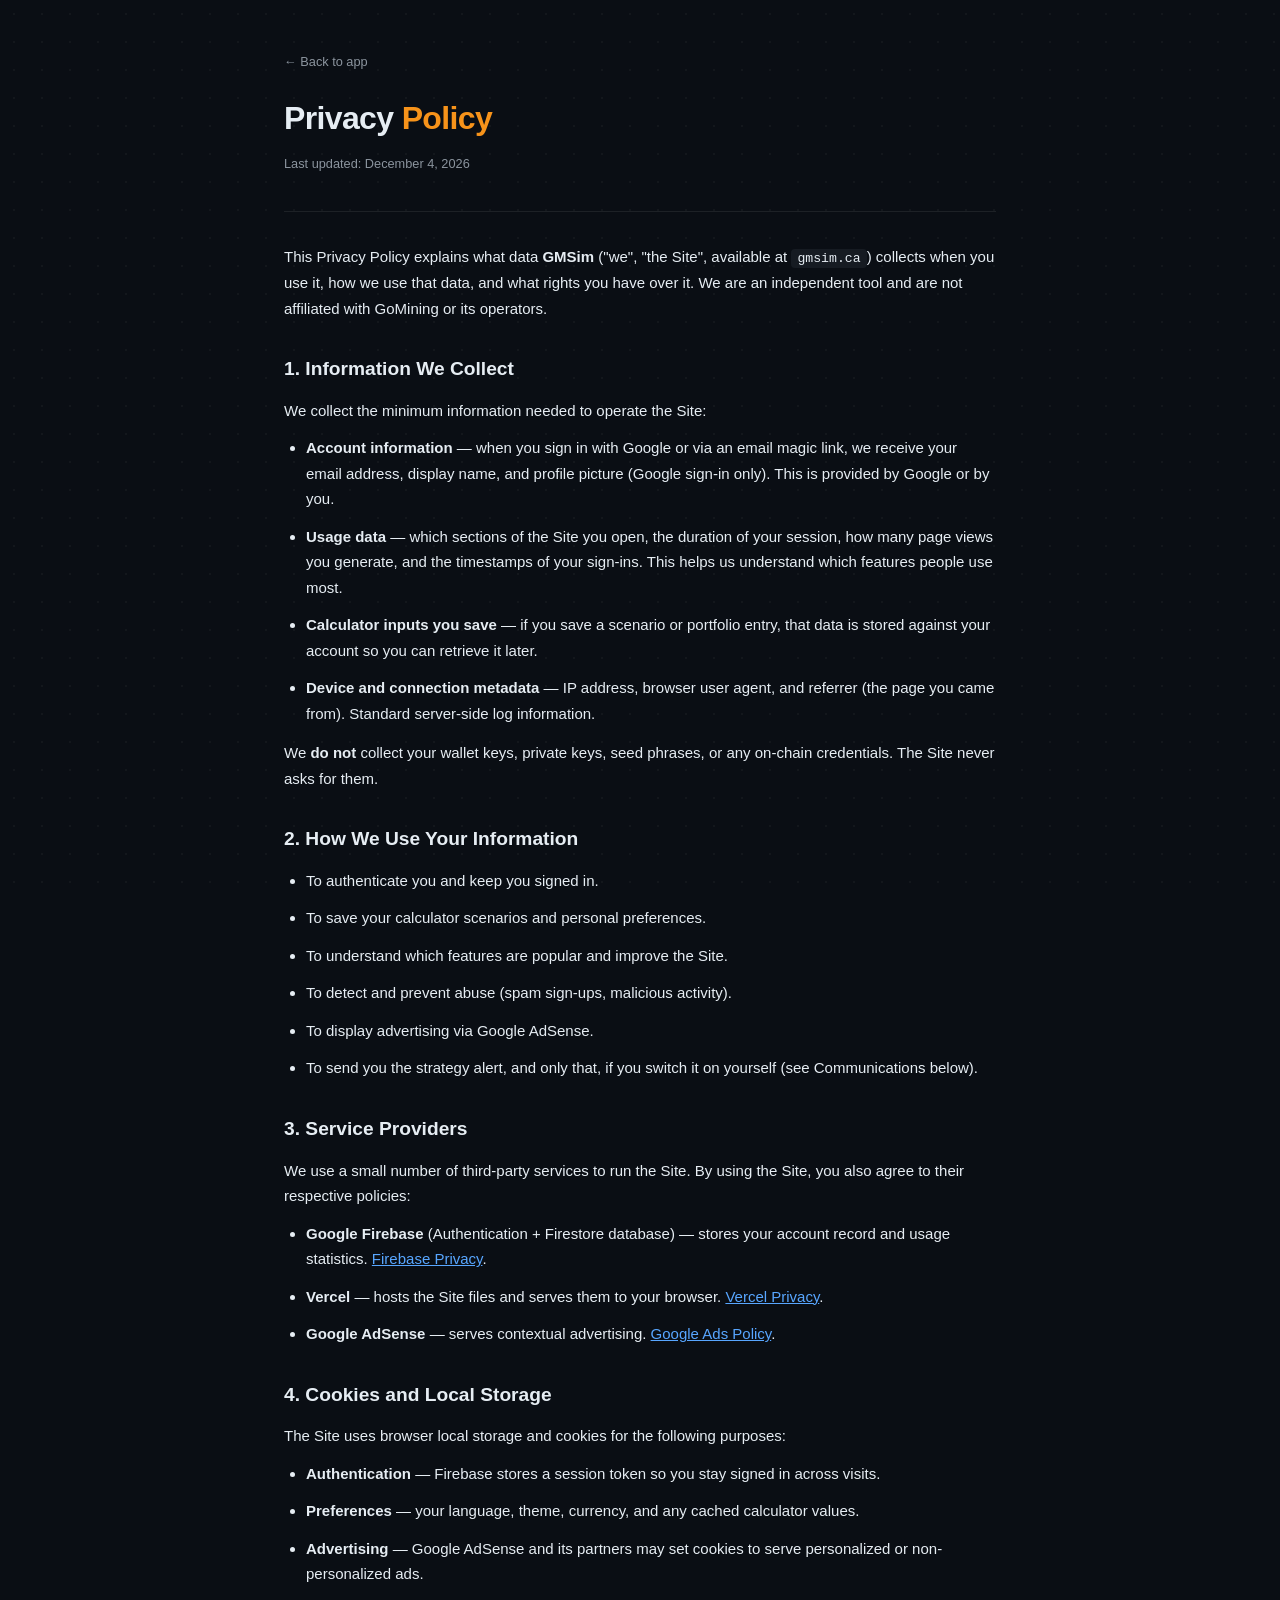
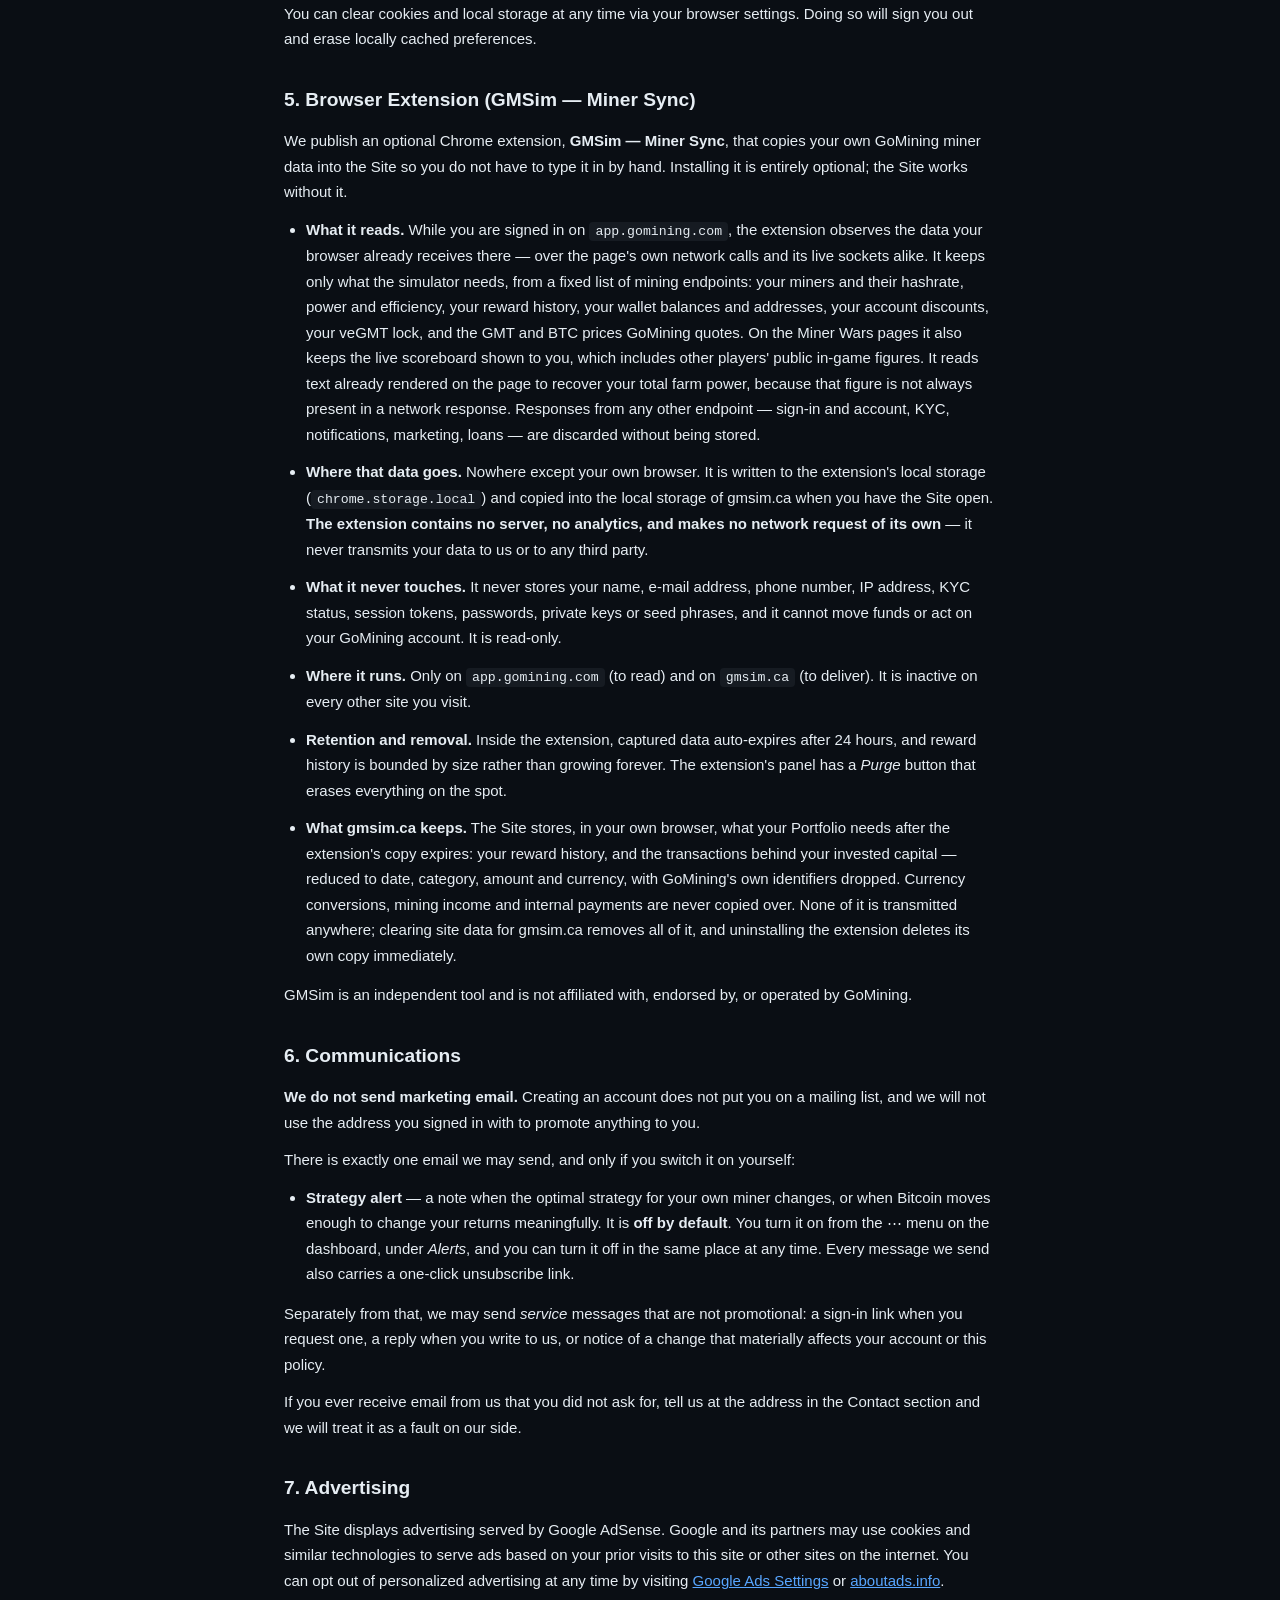
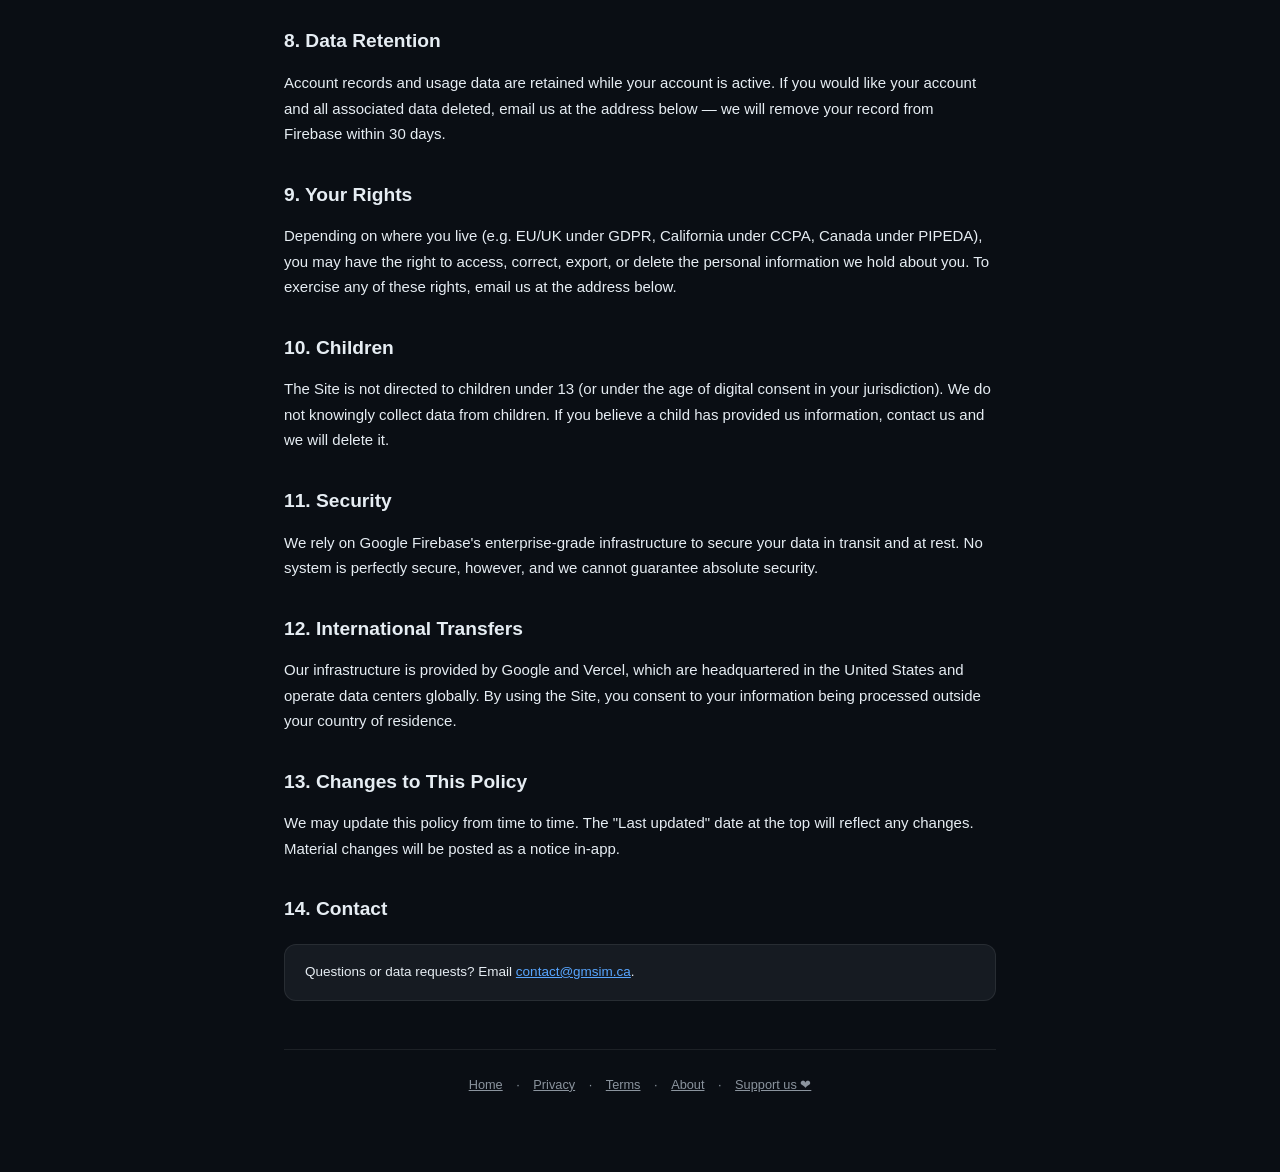
<file: privacy.html>
<!DOCTYPE html>
<html lang="en">
<head>
<!-- Google tag (gtag.js) -->
<script async src="https://www.googletagmanager.com/gtag/js?id=G-3DLB64E98W"></script>
<script>
  window.dataLayer = window.dataLayer || [];
  function gtag(){dataLayer.push(arguments);}
  gtag('js', new Date());
  gtag('config', 'G-3DLB64E98W');
</script>
  <meta charset="UTF-8">
  <meta name="viewport" content="width=device-width, initial-scale=1.0">
  <title>Privacy Policy · GMSim</title>
  <meta name="description" content="Privacy policy for GMSim — what data we store, how we use it, and your rights.">
  <meta name="robots" content="noindex">
  <link rel="icon" type="image/png" sizes="32x32" href="icon-32.png">
  <link rel="icon" type="image/png" sizes="192x192" href="icon-192.png">
  <link rel="apple-touch-icon" sizes="180x180" href="icon-180.png">
  <style>
    :root {
      --bg:#0a0e14; --card:#161b22; --border:rgba(255,255,255,.08);
      --text:#e6edf3; --text-dim:#8b949e; --accent:#f7931a; --link:#58a6ff;
    }
    *{box-sizing:border-box;margin:0;padding:0}
    body{font-family:-apple-system,BlinkMacSystemFont,'Segoe UI',Roboto,sans-serif;
         background:var(--bg);color:var(--text);line-height:1.7;font-size:15px}
    .wrap{max-width:760px;margin:0 auto;padding:48px 24px 80px}
    header{padding-bottom:24px;border-bottom:1px solid var(--border);margin-bottom:32px}
    .back{color:var(--text-dim);text-decoration:none;font-size:.85em;display:inline-block;margin-bottom:18px}
    .back:hover{color:var(--accent)}
    h1{font-size:2rem;font-weight:800;letter-spacing:-.02em;margin-bottom:8px}
    h1 .accent{color:var(--accent)}
    .updated{color:var(--text-dim);font-size:.85em}
    h2{font-size:1.2rem;font-weight:700;margin:32px 0 12px;color:var(--text)}
    p,li{color:var(--text);margin-bottom:12px}
    ul{padding-left:22px;margin-bottom:14px}
    a{color:var(--link)}
    code{background:var(--card);padding:2px 6px;border-radius:4px;font-size:.88em}
    .card{background:var(--card);border:1px solid var(--border);border-radius:12px;
          padding:16px 20px;margin:18px 0;font-size:.9em;color:var(--text-dim)}
    footer{margin-top:48px;padding-top:24px;border-top:1px solid var(--border);
           color:var(--text-dim);font-size:.85em;text-align:center}
    footer a{margin:0 10px;color:var(--text-dim)}
    footer a:hover{color:var(--accent)}
  </style>
  <link rel="stylesheet" href="css/tokens.css?v=20260828a">
</head>
<body>
  <div class="wrap">
    <a href="index.html" class="back">← Back to app</a>
    <header>
      <h1>Privacy <span class="accent">Policy</span></h1>
      <p class="updated">Last updated: <span id="updated">2026</span></p>
    </header>

    <p>This Privacy Policy explains what data <strong>GMSim</strong> ("we", "the Site", available at <code>gmsim.ca</code>) collects when you use it, how we use that data, and what rights you have over it. We are an independent tool and are not affiliated with GoMining or its operators.</p>

    <h2>1. Information We Collect</h2>
    <p>We collect the minimum information needed to operate the Site:</p>
    <ul>
      <li><strong>Account information</strong> — when you sign in with Google or via an email magic link, we receive your email address, display name, and profile picture (Google sign-in only). This is provided by Google or by you.</li>
      <li><strong>Usage data</strong> — which sections of the Site you open, the duration of your session, how many page views you generate, and the timestamps of your sign-ins. This helps us understand which features people use most.</li>
      <li><strong>Calculator inputs you save</strong> — if you save a scenario or portfolio entry, that data is stored against your account so you can retrieve it later.</li>
      <li><strong>Device and connection metadata</strong> — IP address, browser user agent, and referrer (the page you came from). Standard server-side log information.</li>
    </ul>
    <p>We <strong>do not</strong> collect your wallet keys, private keys, seed phrases, or any on-chain credentials. The Site never asks for them.</p>

    <h2>2. How We Use Your Information</h2>
    <ul>
      <li>To authenticate you and keep you signed in.</li>
      <li>To save your calculator scenarios and personal preferences.</li>
      <li>To understand which features are popular and improve the Site.</li>
      <li>To detect and prevent abuse (spam sign-ups, malicious activity).</li>
      <li>To display advertising via Google AdSense.</li>
      <li>To send you the strategy alert, and only that, if you switch it on yourself (see Communications below).</li>
    </ul>

    <h2>3. Service Providers</h2>
    <p>We use a small number of third-party services to run the Site. By using the Site, you also agree to their respective policies:</p>
    <ul>
      <li><strong>Google Firebase</strong> (Authentication + Firestore database) — stores your account record and usage statistics. <a href="https://firebase.google.com/support/privacy" target="_blank" rel="noopener">Firebase Privacy</a>.</li>
      <li><strong>Vercel</strong> — hosts the Site files and serves them to your browser. <a href="https://vercel.com/legal/privacy-policy" target="_blank" rel="noopener">Vercel Privacy</a>.</li>
      <li><strong>Google AdSense</strong> — serves contextual advertising. <a href="https://policies.google.com/technologies/ads" target="_blank" rel="noopener">Google Ads Policy</a>.</li>
    </ul>

    <h2>4. Cookies and Local Storage</h2>
    <p>The Site uses browser local storage and cookies for the following purposes:</p>
    <ul>
      <li><strong>Authentication</strong> — Firebase stores a session token so you stay signed in across visits.</li>
      <li><strong>Preferences</strong> — your language, theme, currency, and any cached calculator values.</li>
      <li><strong>Advertising</strong> — Google AdSense and its partners may set cookies to serve personalized or non-personalized ads.</li>
    </ul>
    <p>You can clear cookies and local storage at any time via your browser settings. Doing so will sign you out and erase locally cached preferences.</p>

    <h2>5. Browser Extension (GMSim — Miner Sync)</h2>
    <p>We publish an optional Chrome extension, <strong>GMSim — Miner Sync</strong>, that copies your own GoMining miner data into the Site so you do not have to type it in by hand. Installing it is entirely optional; the Site works without it.</p>
    <ul>
      <li><strong>What it reads.</strong> While you are signed in on <code>app.gomining.com</code>, the extension observes the data your browser already receives there — over the page&#39;s own network calls and its live sockets alike. It keeps only what the simulator needs, from a fixed list of mining endpoints: your miners and their hashrate, power and efficiency, your reward history, your wallet balances and addresses, your account discounts, your veGMT lock, and the GMT and BTC prices GoMining quotes. On the Miner Wars pages it also keeps the live scoreboard shown to you, which includes other players&#39; public in-game figures. It reads text already rendered on the page to recover your total farm power, because that figure is not always present in a network response. Responses from any other endpoint — sign-in and account, KYC, notifications, marketing, loans — are discarded without being stored.</li>
      <li><strong>Where that data goes.</strong> Nowhere except your own browser. It is written to the extension&#39;s local storage (<code>chrome.storage.local</code>) and copied into the local storage of gmsim.ca when you have the Site open. <strong>The extension contains no server, no analytics, and makes no network request of its own</strong> — it never transmits your data to us or to any third party.</li>
      <li><strong>What it never touches.</strong> It never stores your name, e-mail address, phone number, IP address, KYC status, session tokens, passwords, private keys or seed phrases, and it cannot move funds or act on your GoMining account. It is read-only.</li>
      <li><strong>Where it runs.</strong> Only on <code>app.gomining.com</code> (to read) and on <code>gmsim.ca</code> (to deliver). It is inactive on every other site you visit.</li>
      <li><strong>Retention and removal.</strong> Inside the extension, captured data auto-expires after 24 hours, and reward history is bounded by size rather than growing forever. The extension&#39;s panel has a <em>Purge</em> button that erases everything on the spot.</li>
      <li><strong>What gmsim.ca keeps.</strong> The Site stores, in your own browser, what your Portfolio needs after the extension&#39;s copy expires: your reward history, and the transactions behind your invested capital — reduced to date, category, amount and currency, with GoMining&#39;s own identifiers dropped. Currency conversions, mining income and internal payments are never copied over. None of it is transmitted anywhere; clearing site data for gmsim.ca removes all of it, and uninstalling the extension deletes its own copy immediately.</li>
    </ul>
    <p>GMSim is an independent tool and is not affiliated with, endorsed by, or operated by GoMining.</p>

    <h2>6. Communications</h2>
    <p><strong>We do not send marketing email.</strong> Creating an account does not put you on a mailing list, and we will not use the address you signed in with to promote anything to you.</p>
    <p>There is exactly one email we may send, and only if you switch it on yourself:</p>
    <ul>
      <li><strong>Strategy alert</strong> — a note when the optimal strategy for your own miner changes, or when Bitcoin moves enough to change your returns meaningfully. It is <strong>off by default</strong>. You turn it on from the <span aria-hidden="true">⋯</span> menu on the dashboard, under <em>Alerts</em>, and you can turn it off in the same place at any time. Every message we send also carries a one-click unsubscribe link.</li>
    </ul>
    <p>Separately from that, we may send <em>service</em> messages that are not promotional: a sign-in link when you request one, a reply when you write to us, or notice of a change that materially affects your account or this policy.</p>
    <p>If you ever receive email from us that you did not ask for, tell us at the address in the Contact section and we will treat it as a fault on our side.</p>

    <h2>7. Advertising</h2>
    <p>The Site displays advertising served by Google AdSense. Google and its partners may use cookies and similar technologies to serve ads based on your prior visits to this site or other sites on the internet. You can opt out of personalized advertising at any time by visiting <a href="https://www.google.com/settings/ads" target="_blank" rel="noopener">Google Ads Settings</a> or <a href="https://www.aboutads.info/" target="_blank" rel="noopener">aboutads.info</a>.</p>

    <h2>8. Data Retention</h2>
    <p>Account records and usage data are retained while your account is active. If you would like your account and all associated data deleted, email us at the address below — we will remove your record from Firebase within 30 days.</p>

    <h2>9. Your Rights</h2>
    <p>Depending on where you live (e.g. EU/UK under GDPR, California under CCPA, Canada under PIPEDA), you may have the right to access, correct, export, or delete the personal information we hold about you. To exercise any of these rights, email us at the address below.</p>

    <h2>10. Children</h2>
    <p>The Site is not directed to children under 13 (or under the age of digital consent in your jurisdiction). We do not knowingly collect data from children. If you believe a child has provided us information, contact us and we will delete it.</p>

    <h2>11. Security</h2>
    <p>We rely on Google Firebase's enterprise-grade infrastructure to secure your data in transit and at rest. No system is perfectly secure, however, and we cannot guarantee absolute security.</p>

    <h2>12. International Transfers</h2>
    <p>Our infrastructure is provided by Google and Vercel, which are headquartered in the United States and operate data centers globally. By using the Site, you consent to your information being processed outside your country of residence.</p>

    <h2>13. Changes to This Policy</h2>
    <p>We may update this policy from time to time. The "Last updated" date at the top will reflect any changes. Material changes will be posted as a notice in-app.</p>

    <h2>14. Contact</h2>
    <div class="card">
      <p style="margin:0">Questions or data requests? Email <a href="mailto:contact@gmsim.ca">contact@gmsim.ca</a>.</p>
    </div>

    <footer>
      <a href="index.html">Home</a> ·
      <a href="privacy.html">Privacy</a> ·
      <a href="terms.html">Terms</a> ·
      <a href="about.html">About</a> ·
      <a href="support.html">Support us ❤</a>
    </footer>
  </div>
  <script>
    document.getElementById("updated").textContent =
      new Date().toLocaleDateString(undefined, { year:"numeric", month:"long", day:"numeric" });
  </script>
</body>
</html>
</file>
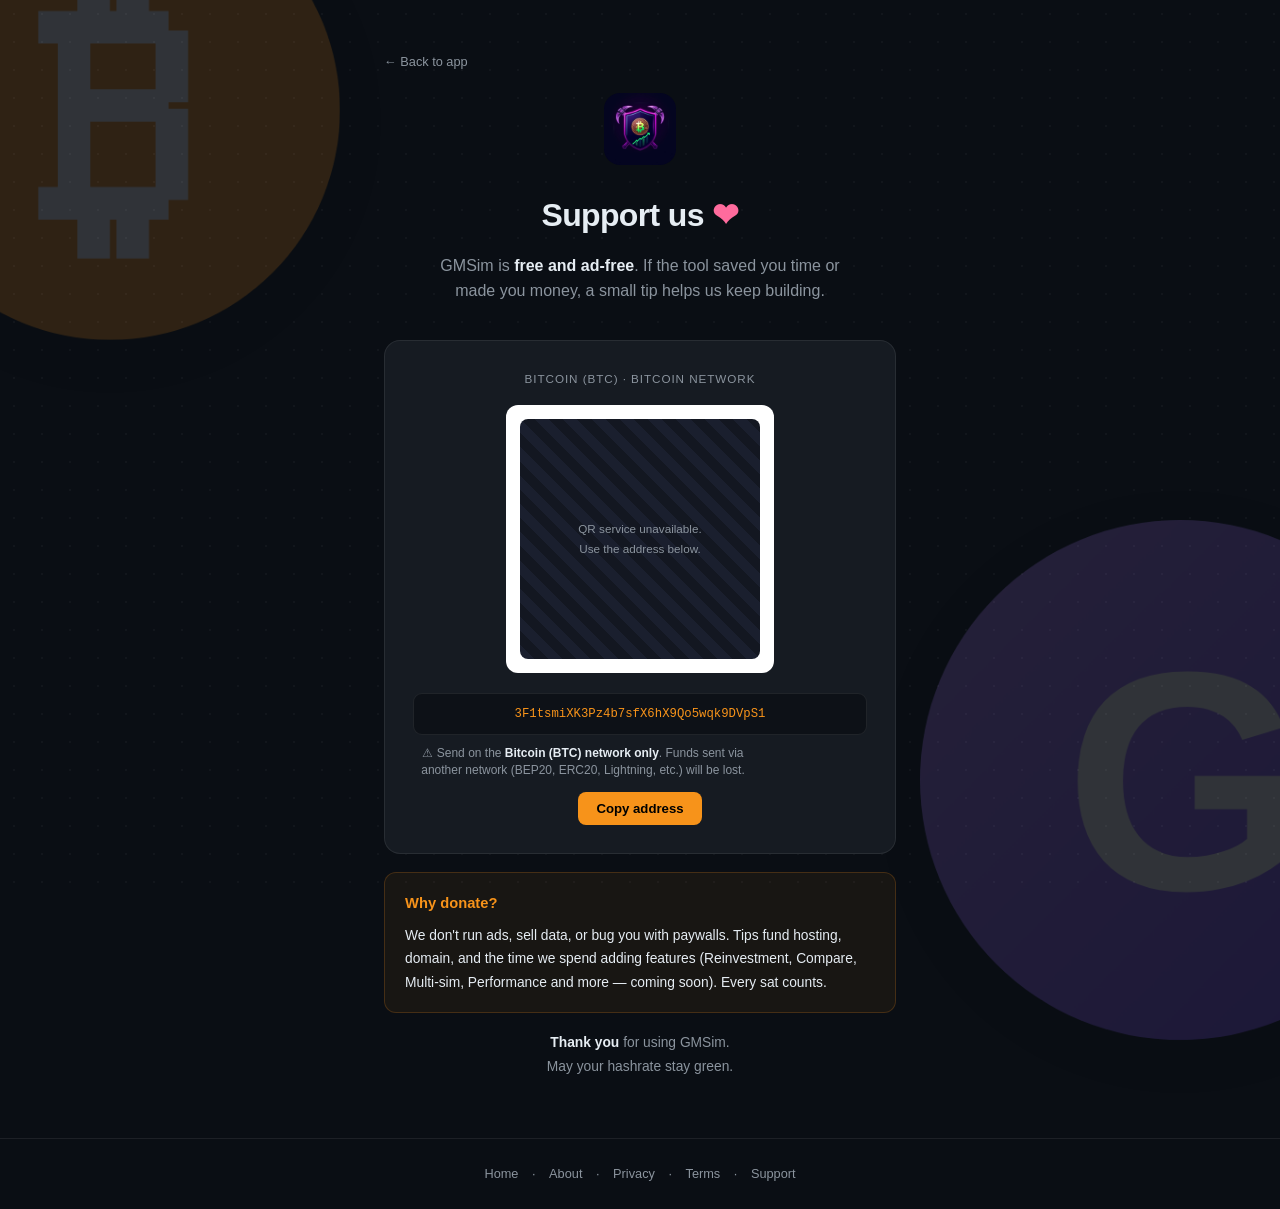
<file: support.html>
<!DOCTYPE html>
<html lang="en">
<head>
<!-- Google tag (gtag.js) -->
<script async src="https://www.googletagmanager.com/gtag/js?id=G-3DLB64E98W"></script>
<script>
  window.dataLayer = window.dataLayer || [];
  function gtag(){dataLayer.push(arguments);}
  gtag('js', new Date());
  gtag('config', 'G-3DLB64E98W');
</script>
  <meta charset="UTF-8">
  <meta name="viewport" content="width=device-width, initial-scale=1.0">
  <title>Support Us · GMSim</title>
  <meta name="description" content="GMSim is free and ad-free. If it saved you time, consider supporting development with a small Bitcoin tip.">
  <meta property="og:title" content="Support · GMSim">
  <meta property="og:description" content="GMSim is free and ad-free. Support development with a Bitcoin tip if it saved you time.">
  <meta property="og:type" content="website">
  <meta property="og:image" content="icon-512.png">
  <meta name="twitter:card" content="summary">
  <meta name="twitter:title" content="Support · GMSim">
  <meta name="twitter:description" content="Help keep GMSim free and ad-free.">
  <link rel="icon" type="image/png" sizes="32x32" href="icon-32.png">
  <link rel="icon" type="image/png" sizes="192x192" href="icon-192.png">
  <link rel="apple-touch-icon" sizes="180x180" href="icon-180.png">
  <style>
    :root {
      --bg:#0a0e14; --card:#161b22; --border:rgba(255,255,255,.08);
      --text:#e6edf3; --text-dim:#8b949e; --accent:#f7931a; --link:#58a6ff;
      --green:#3fb950; --pink:#ff6b9d;
    }
    *{box-sizing:border-box;margin:0;padding:0}
    html{background:var(--bg)}
    body{font-family:-apple-system,BlinkMacSystemFont,'Segoe UI',Roboto,sans-serif;
         color:var(--text);line-height:1.7;font-size:15px;
         min-height:100vh;display:flex;flex-direction:column;position:relative}
    .wrap{max-width:560px;margin:0 auto;padding:48px 24px 60px;width:100%;flex:1}
    .back{color:var(--text-dim);text-decoration:none;font-size:.85em;display:inline-block;margin-bottom:20px}
    .back:hover{color:var(--accent)}
    header{text-align:center;margin-bottom:36px}
    .logo{width:72px;height:72px;border-radius:16px;margin-bottom:16px}
    h1{font-size:2rem;font-weight:800;letter-spacing:-.02em;margin-bottom:10px}
    h1 .heart{color:var(--pink);display:inline-block;animation:beat 1.4s ease-in-out infinite}
    @keyframes beat{0%,100%{transform:scale(1)}50%{transform:scale(1.18)}}
    .tagline{color:var(--text-dim);font-size:1rem;line-height:1.6;max-width:420px;margin:0 auto}

    .card{background:var(--card);border:1px solid var(--border);border-radius:16px;
          padding:28px;text-align:center;margin-bottom:18px}
    .qr-frame{display:inline-block;background:#fff;padding:14px;border-radius:12px;
              margin:8px 0 20px}
    .qr-frame canvas, .qr-frame img{display:block;width:240px;height:240px}
    .placeholder-qr{width:240px;height:240px;background:repeating-linear-gradient(
        45deg, #1a1f2e, #1a1f2e 10px, #131721 10px, #131721 20px);
        border-radius:8px;display:flex;align-items:center;justify-content:center;
        color:var(--text-dim);font-size:.78em;text-align:center;padding:20px}

    .label{color:var(--text-dim);font-size:.78em;text-transform:uppercase;
           letter-spacing:.08em;margin-bottom:8px}
    .addr{font-family:ui-monospace,SFMono-Regular,Menlo,Consolas,monospace;
          font-size:.82em;background:#0d1117;border:1px solid var(--border);
          padding:11px 14px;border-radius:9px;word-break:break-all;color:var(--accent);
          line-height:1.5;margin-bottom:10px}
    .copy-btn{background:var(--accent);color:#000;border:none;padding:9px 18px;
              border-radius:8px;font-weight:700;cursor:pointer;font-size:.88em}
    .copy-btn:hover{filter:brightness(1.1)}
    .copy-btn.ok{background:var(--green)}
    .net-note{font-size:.8em;color:var(--text-dim);line-height:1.45;
              margin:2px 0 12px;max-width:340px}
    .net-note strong{color:var(--text)}

    .why{background:rgba(247,147,26,.06);border:1px solid rgba(247,147,26,.2);
         border-radius:12px;padding:18px 20px;margin:16px 0;font-size:.92em;line-height:1.7}
    .why h3{font-size:.92rem;font-weight:700;color:var(--accent);margin-bottom:8px}
    .why p{color:var(--text);margin:0}

    .thanks{text-align:center;color:var(--text-dim);font-size:.92em;margin-top:18px;line-height:1.7}
    .thanks strong{color:var(--text)}

    footer{padding:24px;border-top:1px solid var(--border);
           color:var(--text-dim);font-size:.85em;text-align:center}
    footer a{margin:0 10px;color:var(--text-dim);text-decoration:none}
    footer a:hover{color:var(--accent)}
  </style>
  <link rel="stylesheet" href="css/tokens.css?v=20260828a">
</head>
<body>
  <div class="app-bg-logo app-bg-logo--btc" aria-hidden="true">
    <svg viewBox="0 0 100 100" xmlns="http://www.w3.org/2000/svg">
      <circle cx="50" cy="50" r="50" fill="#f7931a"/>
      <text x="50" y="50" dy="0.35em" text-anchor="middle" fill="#fff"
            font-family="Arial Black,sans-serif" font-weight="900" font-size="68" letter-spacing="-0.04em">₿</text>
    </svg>
  </div>
  <div class="app-bg-logo app-bg-logo--gmt" aria-hidden="true">
    <svg viewBox="0 0 100 100" xmlns="http://www.w3.org/2000/svg">
      <defs><linearGradient id="gmtBgGrad" x1="0%" y1="0%" x2="100%" y2="100%">
        <stop offset="0%" stop-color="#b889ff"/><stop offset="100%" stop-color="#7c4dff"/>
      </linearGradient></defs>
      <circle cx="50" cy="50" r="50" fill="url(#gmtBgGrad)"/>
      <text x="50" y="50" dy="0.35em" text-anchor="middle" fill="#fff"
            font-family="Arial Black,sans-serif" font-weight="900" font-size="60" letter-spacing="-0.04em">G</text>
    </svg>
  </div>

  <div class="wrap">
    <a href="index.html" class="back">← Back to app</a>
    <header>
      <img src="icon-192.png" alt="" class="logo">
      <h1>Support us <span class="heart">❤</span></h1>
      <p class="tagline">GMSim is <strong style="color:var(--text)">free and ad-free</strong>. If the tool saved you time or made you money, a small tip helps us keep building.</p>
    </header>

    <div class="card">
      <div class="label">Bitcoin (BTC) · Bitcoin network</div>
      <div class="qr-frame">
        <div id="qr"></div>
      </div>
      <div id="addr" class="addr">PASTE_BTC_ADDRESS_HERE</div>
      <div class="net-note">⚠ Send on the <strong>Bitcoin (BTC) network only</strong>. Funds sent via another network (BEP20, ERC20, Lightning, etc.) will be lost.</div>
      <button id="copy" class="copy-btn">Copy address</button>
    </div>

    <div class="why">
      <h3>Why donate?</h3>
      <p>We don't run ads, sell data, or bug you with paywalls. Tips fund hosting, domain, and the time we spend adding features (Reinvestment, Compare, Multi-sim, Performance and more — coming soon). Every sat counts.</p>
    </div>

    <div class="thanks">
      <strong>Thank you</strong> for using GMSim.<br>
      May your hashrate stay green.
    </div>
  </div>

  <footer>
    <a href="index.html">Home</a> ·
    <a href="about.html">About</a> ·
    <a href="privacy.html">Privacy</a> ·
    <a href="terms.html">Terms</a> ·
    <a href="support.html">Support</a>
  </footer>

  <script>
    // ---- CONFIG ----
    const BTC_ADDRESS = "3F1tsmiXK3Pz4b7sfX6hX9Qo5wqk9DVpS1";
    // ----------------

    const qrEl    = document.getElementById("qr");
    const addrEl  = document.getElementById("addr");
    const copyBtn = document.getElementById("copy");

    addrEl.textContent = BTC_ADDRESS;

    if (BTC_ADDRESS && BTC_ADDRESS !== "PASTE_BTC_ADDRESS_HERE") {
      // Use a public QR-image service — zero JS dependencies, always works.
      // bitcoin: URI scheme makes wallets recognize it as a payment request.
      const payload = encodeURIComponent("bitcoin:" + BTC_ADDRESS);
      const img = new Image();
      img.width  = 240;
      img.height = 240;
      img.alt    = "Bitcoin donation QR code";
      img.src    = "https://api.qrserver.com/v1/create-qr-code/?size=240x240&margin=4&data=" + payload;
      img.onerror = () => {
        qrEl.innerHTML = "<div class='placeholder-qr'>QR service unavailable.<br>Use the address below.</div>";
      };
      qrEl.appendChild(img);
    } else {
      qrEl.innerHTML = "<div class='placeholder-qr'>QR will appear here once<br>BTC address is added</div>";
      copyBtn.disabled = true;
      copyBtn.style.opacity = .5;
    }

    copyBtn.addEventListener("click", async () => {
      try {
        await navigator.clipboard.writeText(BTC_ADDRESS);
        const orig = copyBtn.textContent;
        copyBtn.textContent = "✓ Copied!";
        copyBtn.classList.add("ok");
        setTimeout(() => {
          copyBtn.textContent = orig;
          copyBtn.classList.remove("ok");
        }, 1800);
      } catch {
        // fallback
        const r = document.createRange();
        r.selectNode(addrEl);
        window.getSelection().removeAllRanges();
        window.getSelection().addRange(r);
        document.execCommand("copy");
        window.getSelection().removeAllRanges();
      }
    });
  </script>
</body>
</html>
</file>
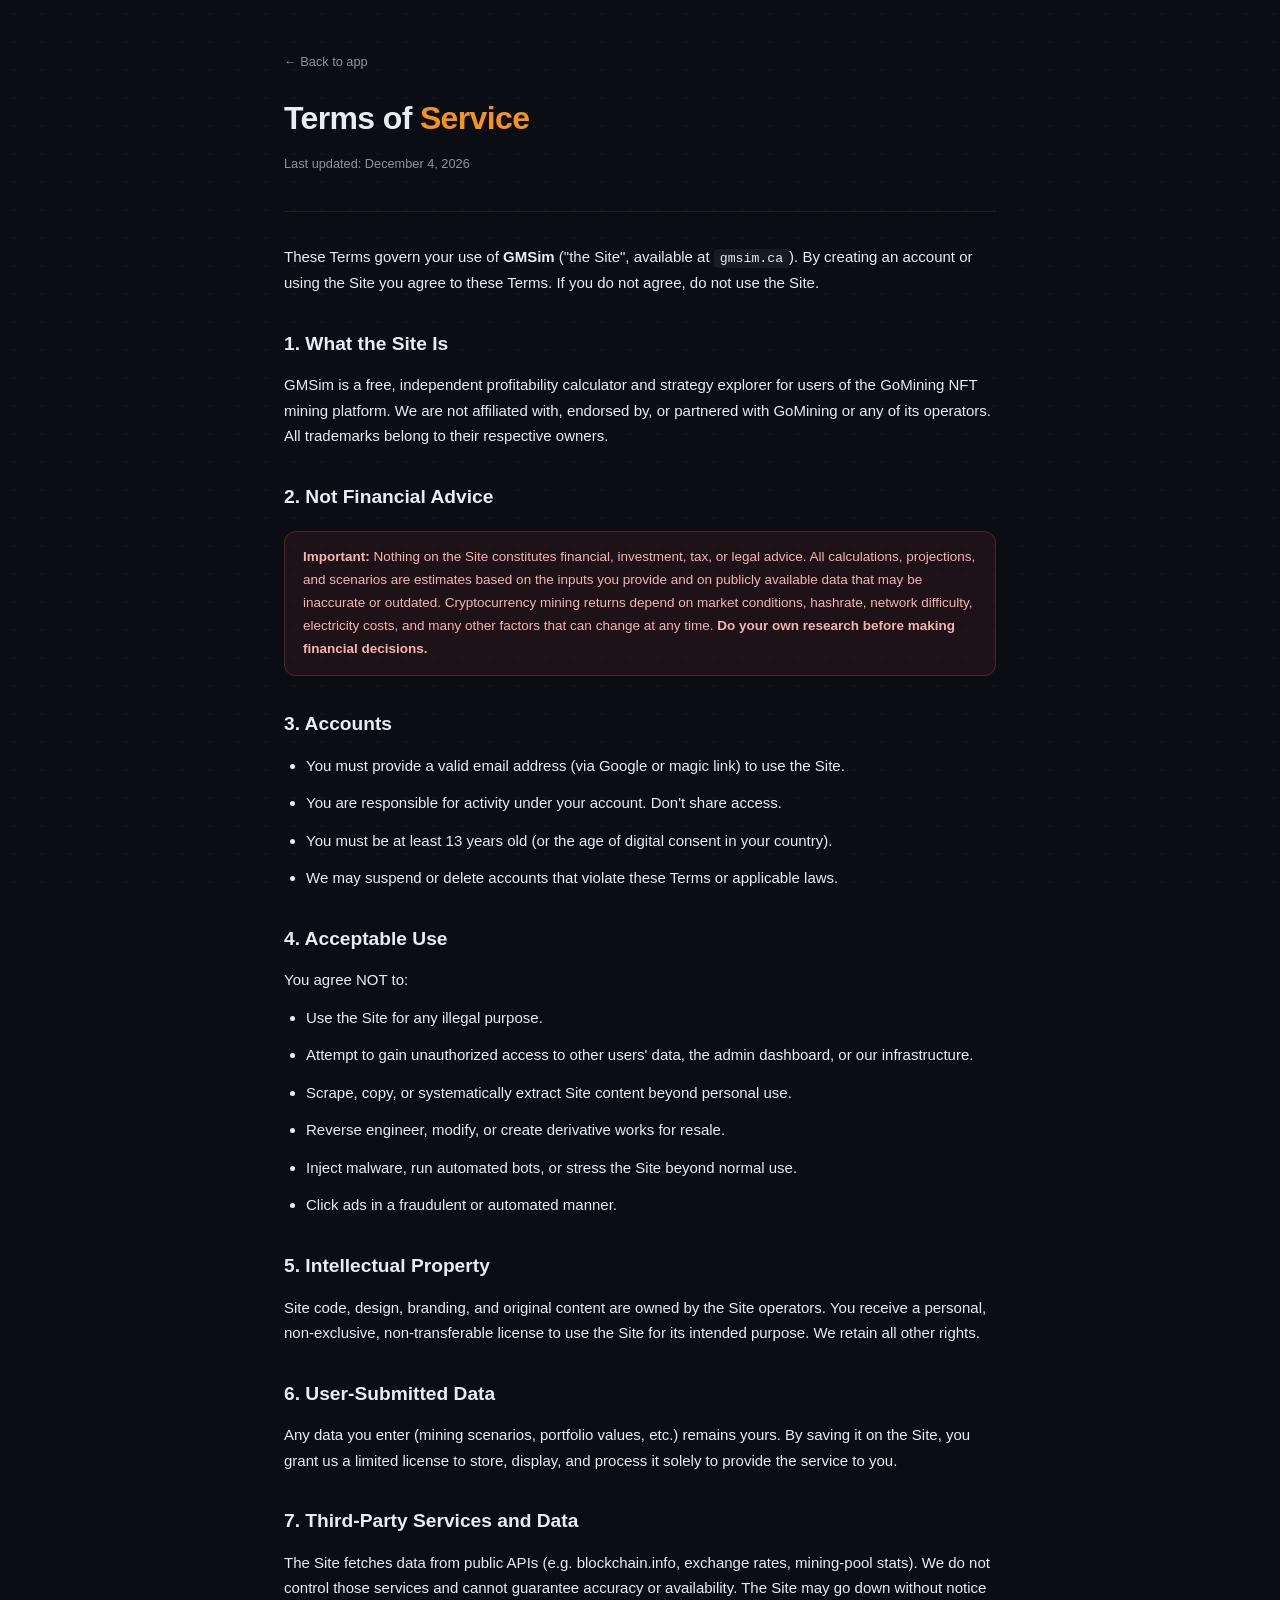
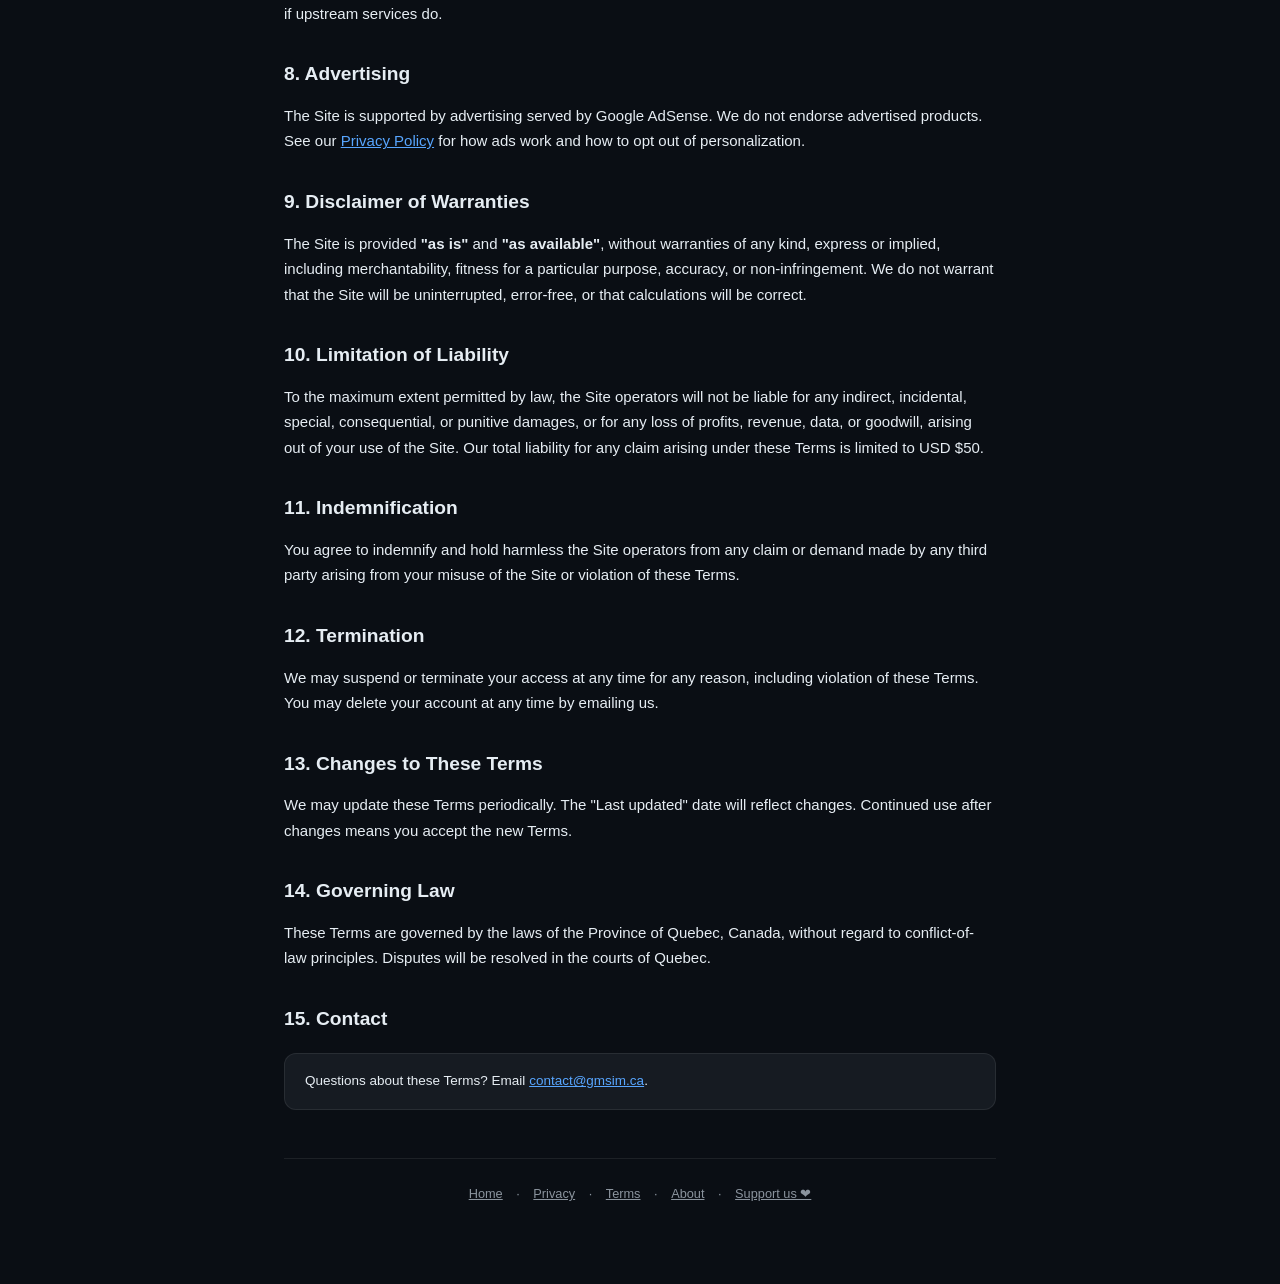
<file: terms.html>
<!DOCTYPE html>
<html lang="en">
<head>
<!-- Google tag (gtag.js) -->
<script async src="https://www.googletagmanager.com/gtag/js?id=G-3DLB64E98W"></script>
<script>
  window.dataLayer = window.dataLayer || [];
  function gtag(){dataLayer.push(arguments);}
  gtag('js', new Date());
  gtag('config', 'G-3DLB64E98W');
</script>
  <meta charset="UTF-8">
  <meta name="viewport" content="width=device-width, initial-scale=1.0">
  <title>Terms of Service · GMSim</title>
  <meta name="description" content="Terms of service for GMSim — the GoMining NFT profitability calculator.">
  <meta name="robots" content="noindex">
  <link rel="icon" type="image/png" sizes="32x32" href="icon-32.png">
  <link rel="icon" type="image/png" sizes="192x192" href="icon-192.png">
  <link rel="apple-touch-icon" sizes="180x180" href="icon-180.png">
  <style>
    :root {
      --bg:#0a0e14; --card:#161b22; --border:rgba(255,255,255,.08);
      --text:#e6edf3; --text-dim:#8b949e; --accent:#f7931a; --link:#58a6ff;
    }
    *{box-sizing:border-box;margin:0;padding:0}
    body{font-family:-apple-system,BlinkMacSystemFont,'Segoe UI',Roboto,sans-serif;
         background:var(--bg);color:var(--text);line-height:1.7;font-size:15px}
    .wrap{max-width:760px;margin:0 auto;padding:48px 24px 80px}
    header{padding-bottom:24px;border-bottom:1px solid var(--border);margin-bottom:32px}
    .back{color:var(--text-dim);text-decoration:none;font-size:.85em;display:inline-block;margin-bottom:18px}
    .back:hover{color:var(--accent)}
    h1{font-size:2rem;font-weight:800;letter-spacing:-.02em;margin-bottom:8px}
    h1 .accent{color:var(--accent)}
    .updated{color:var(--text-dim);font-size:.85em}
    h2{font-size:1.2rem;font-weight:700;margin:32px 0 12px;color:var(--text)}
    p,li{color:var(--text);margin-bottom:12px}
    ul{padding-left:22px;margin-bottom:14px}
    a{color:var(--link)}
    code{background:var(--card);padding:2px 6px;border-radius:4px;font-size:.88em}
    .card{background:var(--card);border:1px solid var(--border);border-radius:12px;
          padding:16px 20px;margin:18px 0;font-size:.9em;color:var(--text-dim)}
    .warn{background:rgba(248,81,73,.08);border:1px solid rgba(248,81,73,.25);
          border-radius:12px;padding:14px 18px;margin:18px 0;color:#f8b3b0;font-size:.9em}
    footer{margin-top:48px;padding-top:24px;border-top:1px solid var(--border);
           color:var(--text-dim);font-size:.85em;text-align:center}
    footer a{margin:0 10px;color:var(--text-dim)}
    footer a:hover{color:var(--accent)}
  </style>
  <link rel="stylesheet" href="css/tokens.css?v=20260828a">
</head>
<body>
  <div class="wrap">
    <a href="index.html" class="back">← Back to app</a>
    <header>
      <h1>Terms of <span class="accent">Service</span></h1>
      <p class="updated">Last updated: <span id="updated">2026</span></p>
    </header>

    <p>These Terms govern your use of <strong>GMSim</strong> ("the Site", available at <code>gmsim.ca</code>). By creating an account or using the Site you agree to these Terms. If you do not agree, do not use the Site.</p>

    <h2>1. What the Site Is</h2>
    <p>GMSim is a free, independent profitability calculator and strategy explorer for users of the GoMining NFT mining platform. We are not affiliated with, endorsed by, or partnered with GoMining or any of its operators. All trademarks belong to their respective owners.</p>

    <h2>2. Not Financial Advice</h2>
    <div class="warn">
      <strong>Important:</strong> Nothing on the Site constitutes financial, investment, tax, or legal advice. All calculations, projections, and scenarios are estimates based on the inputs you provide and on publicly available data that may be inaccurate or outdated. Cryptocurrency mining returns depend on market conditions, hashrate, network difficulty, electricity costs, and many other factors that can change at any time. <strong>Do your own research before making financial decisions.</strong>
    </div>

    <h2>3. Accounts</h2>
    <ul>
      <li>You must provide a valid email address (via Google or magic link) to use the Site.</li>
      <li>You are responsible for activity under your account. Don't share access.</li>
      <li>You must be at least 13 years old (or the age of digital consent in your country).</li>
      <li>We may suspend or delete accounts that violate these Terms or applicable laws.</li>
    </ul>

    <h2>4. Acceptable Use</h2>
    <p>You agree NOT to:</p>
    <ul>
      <li>Use the Site for any illegal purpose.</li>
      <li>Attempt to gain unauthorized access to other users' data, the admin dashboard, or our infrastructure.</li>
      <li>Scrape, copy, or systematically extract Site content beyond personal use.</li>
      <li>Reverse engineer, modify, or create derivative works for resale.</li>
      <li>Inject malware, run automated bots, or stress the Site beyond normal use.</li>
      <li>Click ads in a fraudulent or automated manner.</li>
    </ul>

    <h2>5. Intellectual Property</h2>
    <p>Site code, design, branding, and original content are owned by the Site operators. You receive a personal, non-exclusive, non-transferable license to use the Site for its intended purpose. We retain all other rights.</p>

    <h2>6. User-Submitted Data</h2>
    <p>Any data you enter (mining scenarios, portfolio values, etc.) remains yours. By saving it on the Site, you grant us a limited license to store, display, and process it solely to provide the service to you.</p>

    <h2>7. Third-Party Services and Data</h2>
    <p>The Site fetches data from public APIs (e.g. blockchain.info, exchange rates, mining-pool stats). We do not control those services and cannot guarantee accuracy or availability. The Site may go down without notice if upstream services do.</p>

    <h2>8. Advertising</h2>
    <p>The Site is supported by advertising served by Google AdSense. We do not endorse advertised products. See our <a href="privacy.html">Privacy Policy</a> for how ads work and how to opt out of personalization.</p>

    <h2>9. Disclaimer of Warranties</h2>
    <p>The Site is provided <strong>"as is"</strong> and <strong>"as available"</strong>, without warranties of any kind, express or implied, including merchantability, fitness for a particular purpose, accuracy, or non-infringement. We do not warrant that the Site will be uninterrupted, error-free, or that calculations will be correct.</p>

    <h2>10. Limitation of Liability</h2>
    <p>To the maximum extent permitted by law, the Site operators will not be liable for any indirect, incidental, special, consequential, or punitive damages, or for any loss of profits, revenue, data, or goodwill, arising out of your use of the Site. Our total liability for any claim arising under these Terms is limited to USD $50.</p>

    <h2>11. Indemnification</h2>
    <p>You agree to indemnify and hold harmless the Site operators from any claim or demand made by any third party arising from your misuse of the Site or violation of these Terms.</p>

    <h2>12. Termination</h2>
    <p>We may suspend or terminate your access at any time for any reason, including violation of these Terms. You may delete your account at any time by emailing us.</p>

    <h2>13. Changes to These Terms</h2>
    <p>We may update these Terms periodically. The "Last updated" date will reflect changes. Continued use after changes means you accept the new Terms.</p>

    <h2>14. Governing Law</h2>
    <p>These Terms are governed by the laws of the Province of Quebec, Canada, without regard to conflict-of-law principles. Disputes will be resolved in the courts of Quebec.</p>

    <h2>15. Contact</h2>
    <div class="card">
      <p style="margin:0">Questions about these Terms? Email <a href="mailto:contact@gmsim.ca">contact@gmsim.ca</a>.</p>
    </div>

    <footer>
      <a href="index.html">Home</a> ·
      <a href="privacy.html">Privacy</a> ·
      <a href="terms.html">Terms</a> ·
      <a href="about.html">About</a> ·
      <a href="support.html">Support us ❤</a>
    </footer>
  </div>
  <script>
    document.getElementById("updated").textContent =
      new Date().toLocaleDateString(undefined, { year:"numeric", month:"long", day:"numeric" });
  </script>
</body>
</html>
</file>
<file: css/tokens.css>
/* =============================================================
   tokens.css — GMSim redesign design system
   Loaded AFTER main.css so these tokens cascade on top.
   Overrides selected variables and adds new ones for the refreshed
   look (subtle dot-grid bg, elevation system, refined shadows,
   typography scale). Layout-affecting tokens (--sidebar-w,
   --tab-bar-h, base radii) are intentionally kept untouched.
   ============================================================= */

:root {
    /* ---------- Surfaces & elevation ---------------------------- */
    --bg-deep:        #07090d;
    --bg-soft:        #0c1117;
    --surface-1:      #11161e;
    --surface-2:      #161c25;
    --surface-3:      #1c2330;
    --surface-glass:  rgba(22, 28, 38, 0.72);

    /* ---------- Accent system (kept compatible with --accent) ---- */
    --accent-50:      #fff5e6;
    --accent-200:     #ffd699;
    --accent-400:     #ffaf3d;
    --accent-500:     #f7931a;     /* matches existing --accent */
    --accent-600:     #d97a06;
    --accent-700:     #a85a00;
    --accent-glow:    rgba(247, 147, 26, 0.22);
    --accent-soft:    rgba(247, 147, 26, 0.08);
    --accent-line:    rgba(247, 147, 26, 0.32);

    /* ---------- Semantic tokens (subtle refinements) ------------- */
    --success-soft:   rgba(63, 185, 80, 0.10);
    --success-line:   rgba(63, 185, 80, 0.28);
    --danger-soft:    rgba(248, 81, 73, 0.10);
    --danger-line:    rgba(248, 81, 73, 0.28);
    --info-soft:      rgba(88, 166, 255, 0.10);
    --info-line:      rgba(88, 166, 255, 0.28);
    --gmt-soft:       rgba(188, 140, 255, 0.10);
    --gmt-line:       rgba(188, 140, 255, 0.28);

    /* ---------- Border refinement -------------------------------- */
    --border-soft:    rgba(255, 255, 255, 0.04);
    --border-strong:  rgba(255, 255, 255, 0.14);

    /* ---------- Shadow system ------------------------------------ */
    --shadow-xs:      0 1px 2px rgba(0, 0, 0, 0.35);
    --shadow-sm:      0 2px 6px rgba(0, 0, 0, 0.30), 0 1px 2px rgba(0, 0, 0, 0.18);
    --shadow-md:      0 6px 16px rgba(0, 0, 0, 0.38), 0 2px 4px rgba(0, 0, 0, 0.20);
    --shadow-lg:      0 16px 40px rgba(0, 0, 0, 0.45), 0 4px 8px rgba(0, 0, 0, 0.22);
    --shadow-glow:    0 0 32px var(--accent-glow);

    /* Top-edge inner light gives surfaces a subtle gloss */
    --inset-top:      inset 0 1px 0 rgba(255, 255, 255, 0.04);
    --inset-top-strong: inset 0 1px 0 rgba(255, 255, 255, 0.07);

    /* ---------- Background pattern (dot grid) ------------------- */
    --bg-dot-color:   rgba(255, 255, 255, 0.035);
    --bg-dot-size:    28px;
    --bg-dot-radius:  1.1px;

    /* ---------- Typography scale -------------------------------- */
    --fs-display:     clamp(2rem, 4vw, 2.8rem);
    --fs-h1:          1.65rem;
    --fs-h2:          1.2rem;
    --fs-h3:          1rem;
    --fs-body:        0.9375rem;     /* 15px — matches body */
    --fs-sm:          0.8125rem;     /* 13px */
    --fs-xs:          0.6875rem;     /* 11px */
    --fs-2xs:         0.625rem;      /* 10px — étiquettes capitales espacées */
    /* Texte explicatif : d'où sort le chiffre, la fraîcheur, la provenance.
       C'est le contenu le plus important de l'app et il était écrit dans sa
       plus petite police (10px). Distinct de --fs-2xs, qui reste à 10px pour
       les étiquettes en capitales où c'est un choix, pas un oubli. */
    --fs-note:        0.75rem;       /* 12px */

    /* Letter-spacing presets */
    --ls-display:     -0.035em;
    --ls-tight:       -0.02em;
    --ls-snug:        -0.01em;
    --ls-wide:        0.08em;
    --ls-2xwide:      0.14em;

    /* Line-heights */
    --lh-display:     1.05;
    --lh-heading:     1.2;
    --lh-body:        1.6;

    /* ---------- Spacing scale (additive — not used to override) -- */
    --gap-2xs:        4px;
    --gap-xs:         8px;
    --gap-sm:         12px;
    --gap-md:         20px;
    --gap-lg:         28px;
    --gap-xl:         40px;

    /* ---------- Motion system ----------------------------------- */
    --t-fast:         0.12s cubic-bezier(0.4, 0, 0.2, 1);
    --t:              0.2s  cubic-bezier(0.4, 0, 0.2, 1);
    --t-slow:         0.4s  cubic-bezier(0.4, 0, 0.2, 1);

    /* ---------- New radii (additive) ---------------------------- */
    --r-pill:         999px;
    --r-xs:           4px;
    --r-card:         14px;
    --r-card-lg:      20px;
}

/* =============================================================
   Subtle dot-grid background applied to the whole app.
   Layered on top of --bg so existing rules still set the base color.
   Uses background-attachment: fixed so it doesn't scroll past the
   viewport — a single coherent texture across all tabs.
   ============================================================= */
body {
    background-image:
        radial-gradient(circle, var(--bg-dot-color) var(--bg-dot-radius), transparent var(--bg-dot-radius));
    background-size: var(--bg-dot-size) var(--bg-dot-size);
    background-attachment: fixed;
    background-position: 0 0;
    position: relative;
}

/* =============================================================
   Animated background brand logos — BTC + GMT drifting behind UI.
   Visible enough to read as logos, dim enough not to compete with
   content. Fixed to viewport, pointer-events disabled, z-index < 0.
   ============================================================= */
.app-bg-logo {
    position: fixed;
    pointer-events: none;
    z-index: -1;
    opacity: 0.16;
    filter: drop-shadow(0 12px 28px rgba(0, 0, 0, 0.45));
    will-change: transform;
}
.app-bg-logo svg {
    width: 100%;
    height: 100%;
    display: block;
}
.app-bg-logo--btc {
    width: 460px;
    height: 460px;
    top: -120px;
    left: -120px;
    animation: bg-logo-drift-a 38s ease-in-out infinite;
}
.app-bg-logo--gmt {
    width: 520px;
    height: 520px;
    bottom: -140px;
    right: -160px;
    animation: bg-logo-drift-b 44s ease-in-out infinite;
}
@keyframes bg-logo-drift-a {
    0%, 100% { transform: translate(0, 0)        rotate(0deg)   scale(1);    }
    33%      { transform: translate(80px, 60px)  rotate(8deg)   scale(1.08); }
    66%      { transform: translate(40px, 120px) rotate(-6deg)  scale(0.94); }
}
@keyframes bg-logo-drift-b {
    0%, 100% { transform: translate(0, 0)         rotate(0deg)  scale(1);    }
    40%      { transform: translate(-100px, -70px) rotate(-10deg) scale(1.06); }
    75%      { transform: translate(-50px, -140px) rotate(6deg)  scale(0.96); }
}

/* Honour reduced-motion users */
@media (prefers-reduced-motion: reduce) {
    .app-bg-logo {
        animation: none;
    }
}

@media (max-width: 720px) {
    .app-bg-logo--btc { width: 280px; height: 280px; }
    .app-bg-logo--gmt { width: 320px; height: 320px; }
}

/* =============================================================
   Focus ring — consistent across the app, accessible.
   ============================================================= */
:where(button, input, select, textarea, [tabindex], a):focus-visible {
    outline: 2px solid var(--accent-400);
    outline-offset: 2px;
    border-radius: 4px;
}

/* =============================================================
   Custom scrollbars — subtle, match the dark theme.
   ============================================================= */
* {
    scrollbar-width: thin;
    scrollbar-color: rgba(255,255,255,0.08) transparent;
}
*::-webkit-scrollbar { width: 10px; height: 10px; }
*::-webkit-scrollbar-track { background: transparent; }
*::-webkit-scrollbar-thumb {
    background: rgba(255,255,255,0.06);
    border-radius: var(--r-pill);
    border: 2px solid transparent;
    background-clip: content-box;
}
*::-webkit-scrollbar-thumb:hover { background: rgba(255,255,255,0.14); background-clip: content-box; }

/* =============================================================
   Selection — uses the accent so highlights feel branded.
   ============================================================= */
::selection {
    background: var(--accent-glow);
    color: var(--text);
}
</file>
